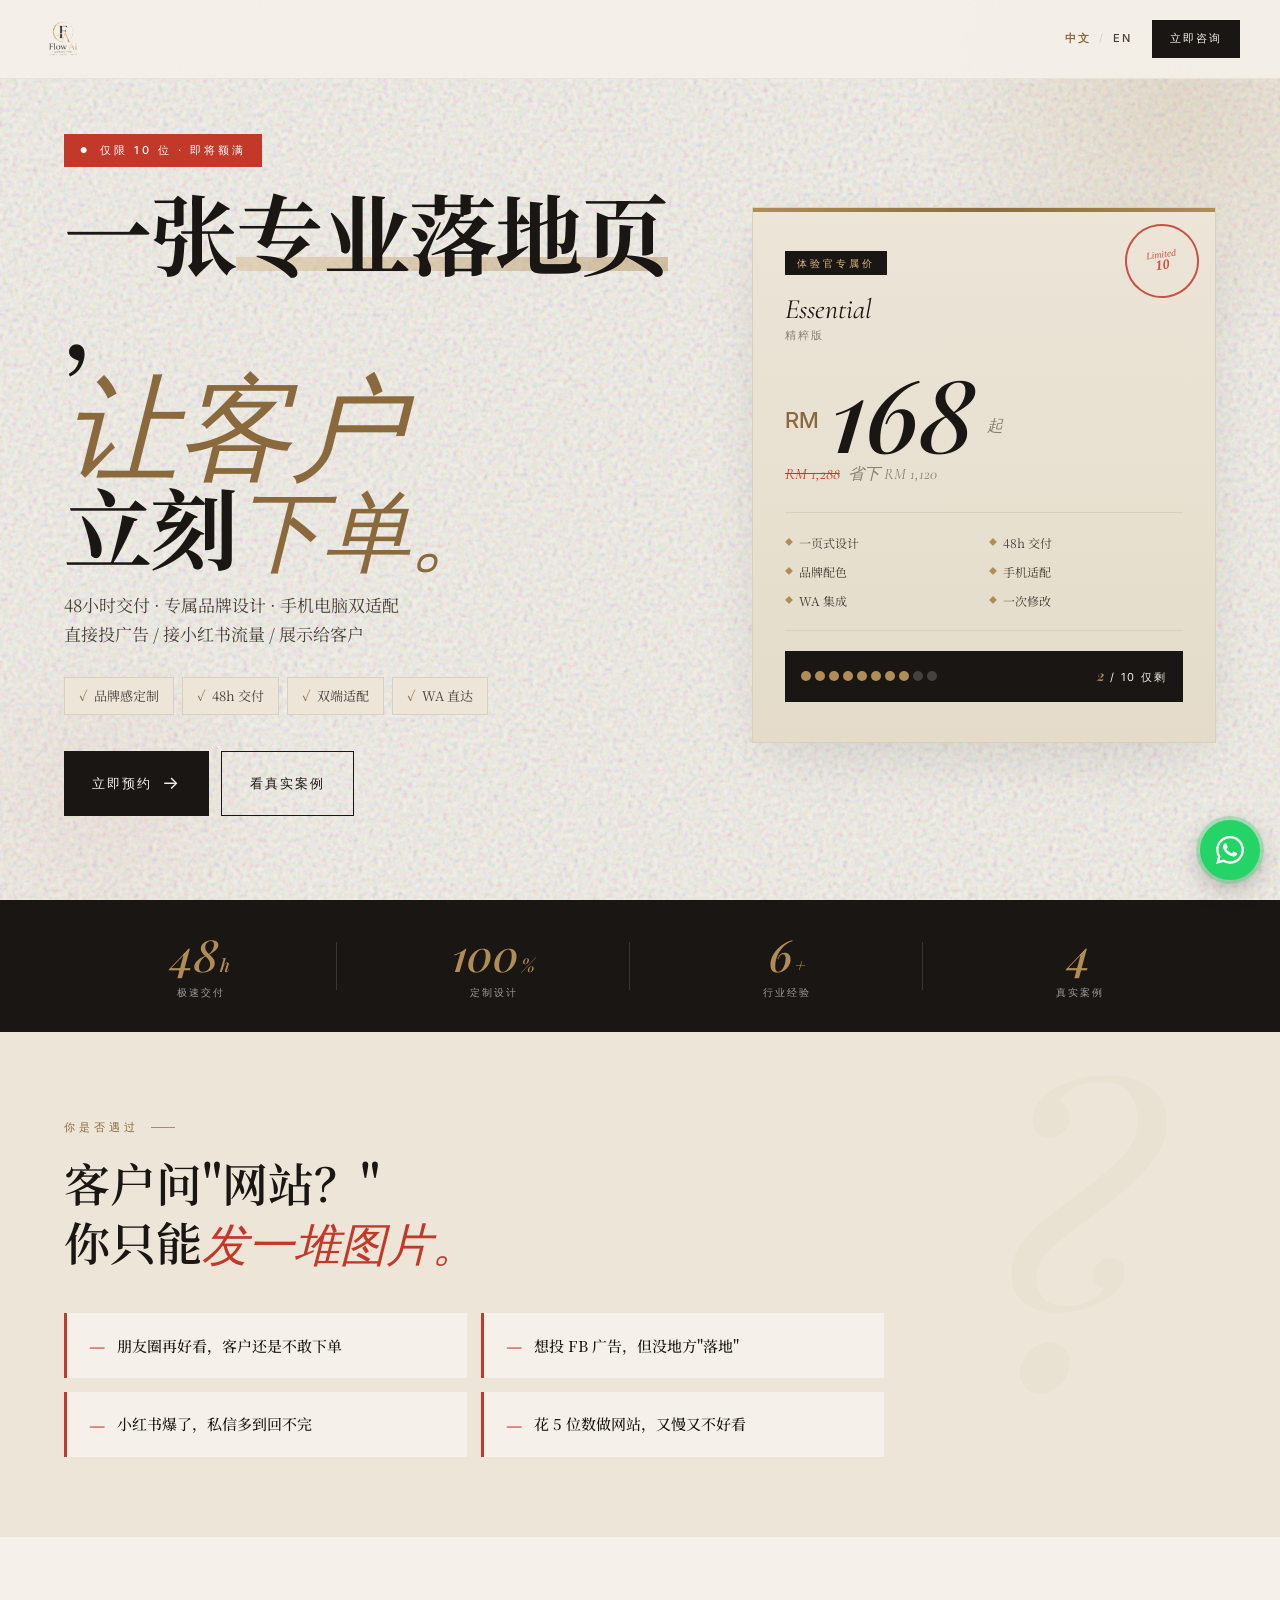
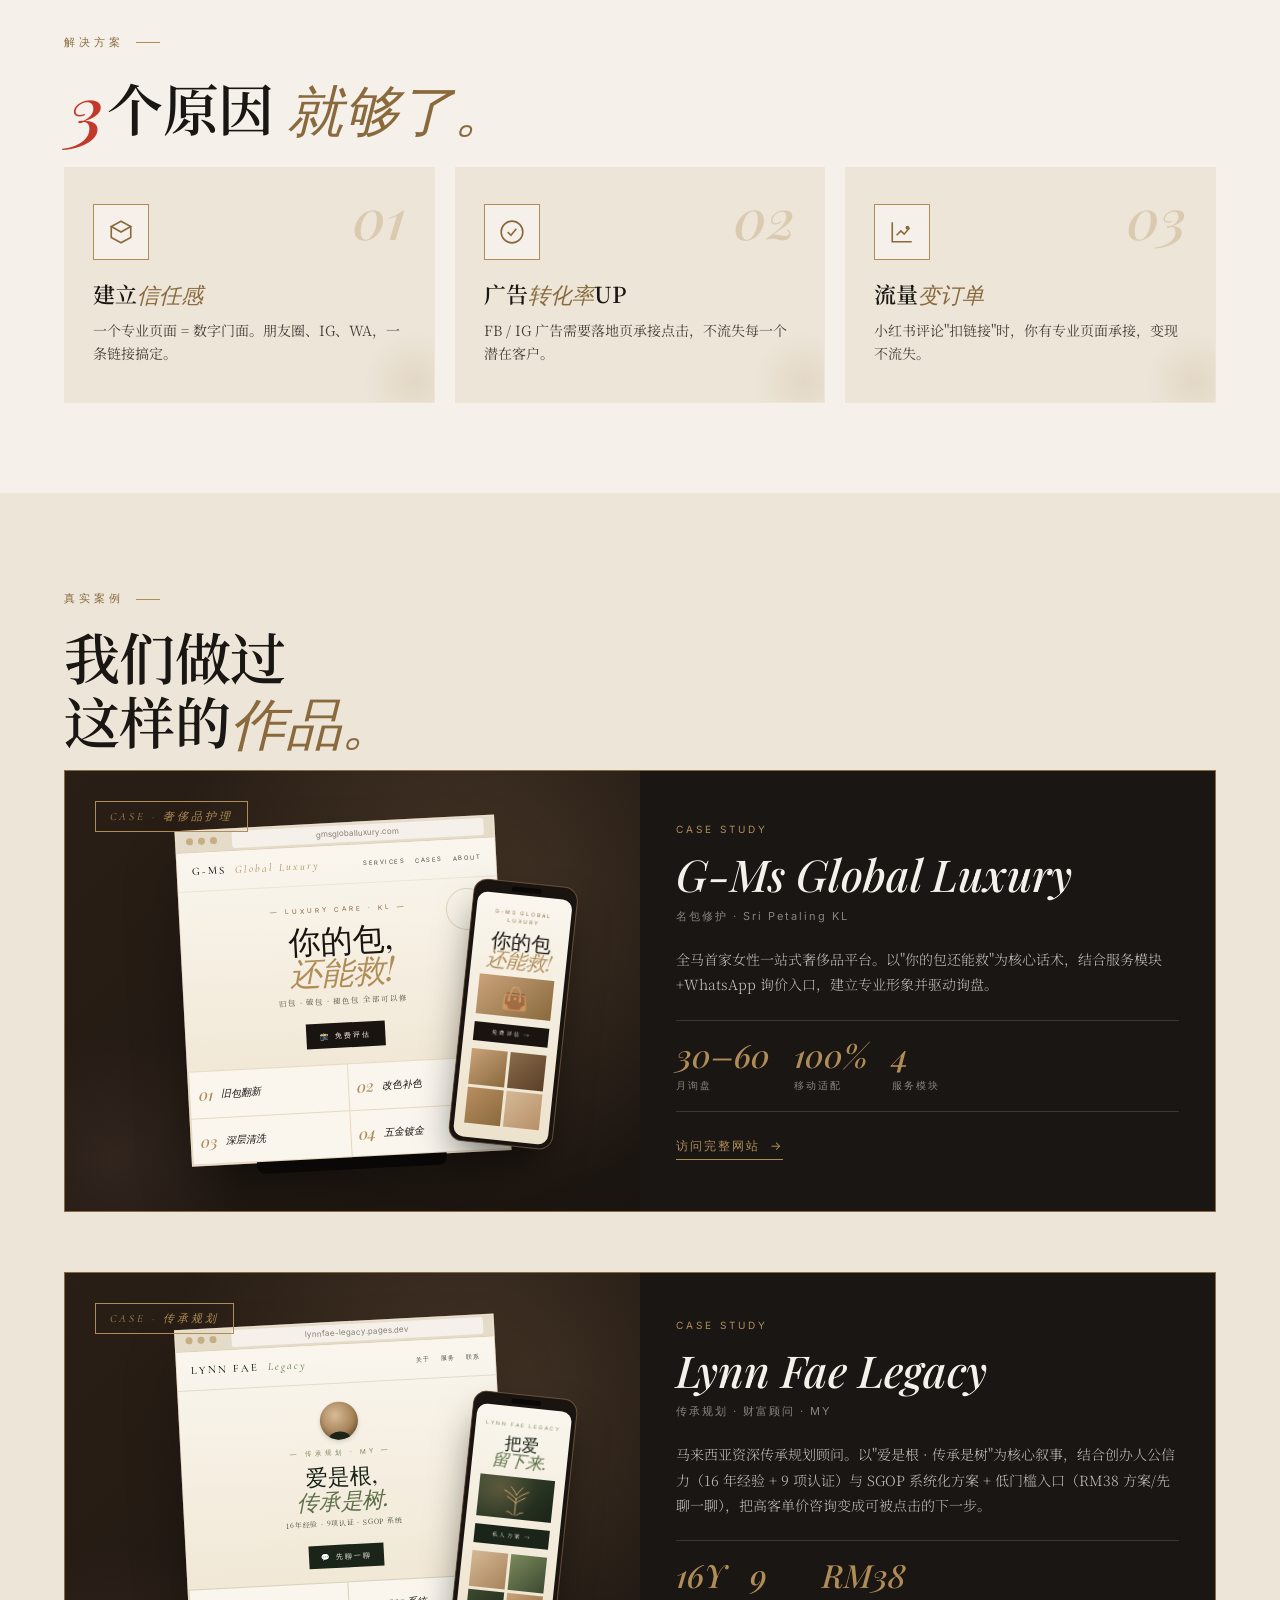
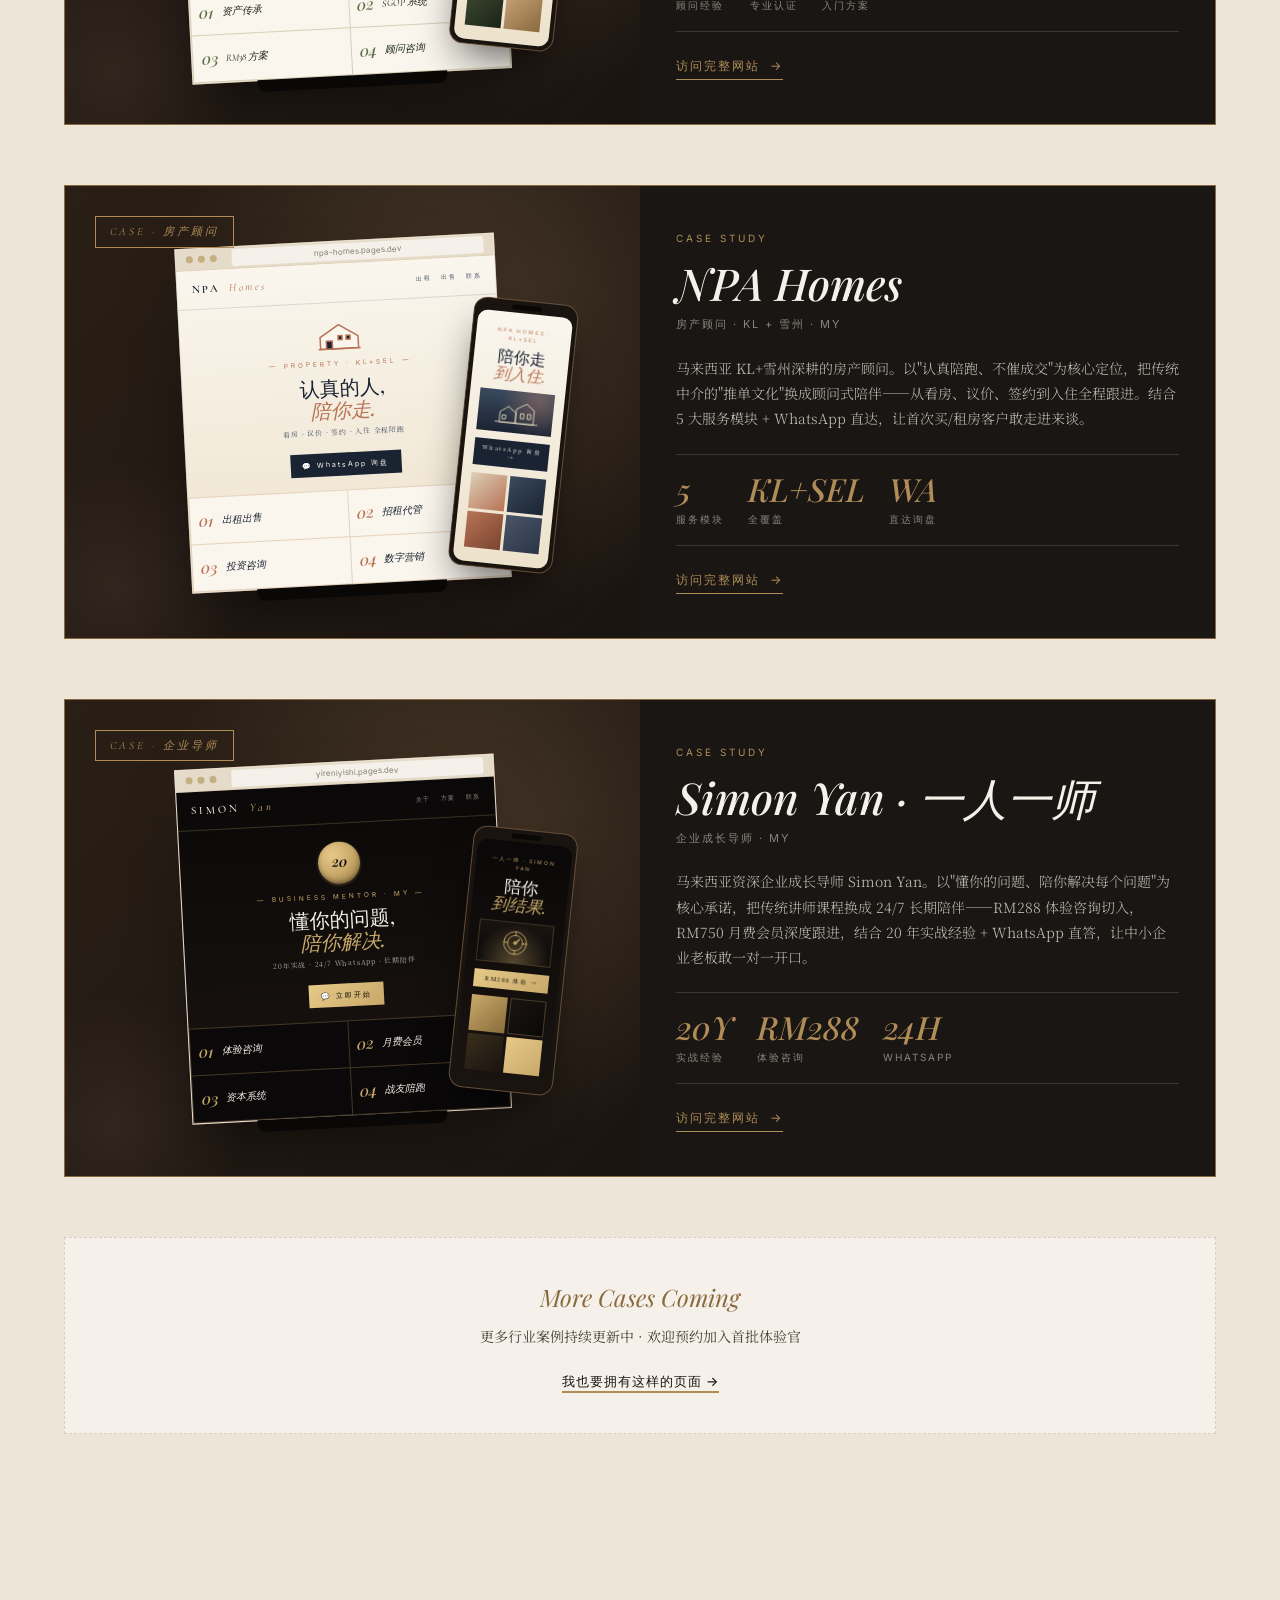
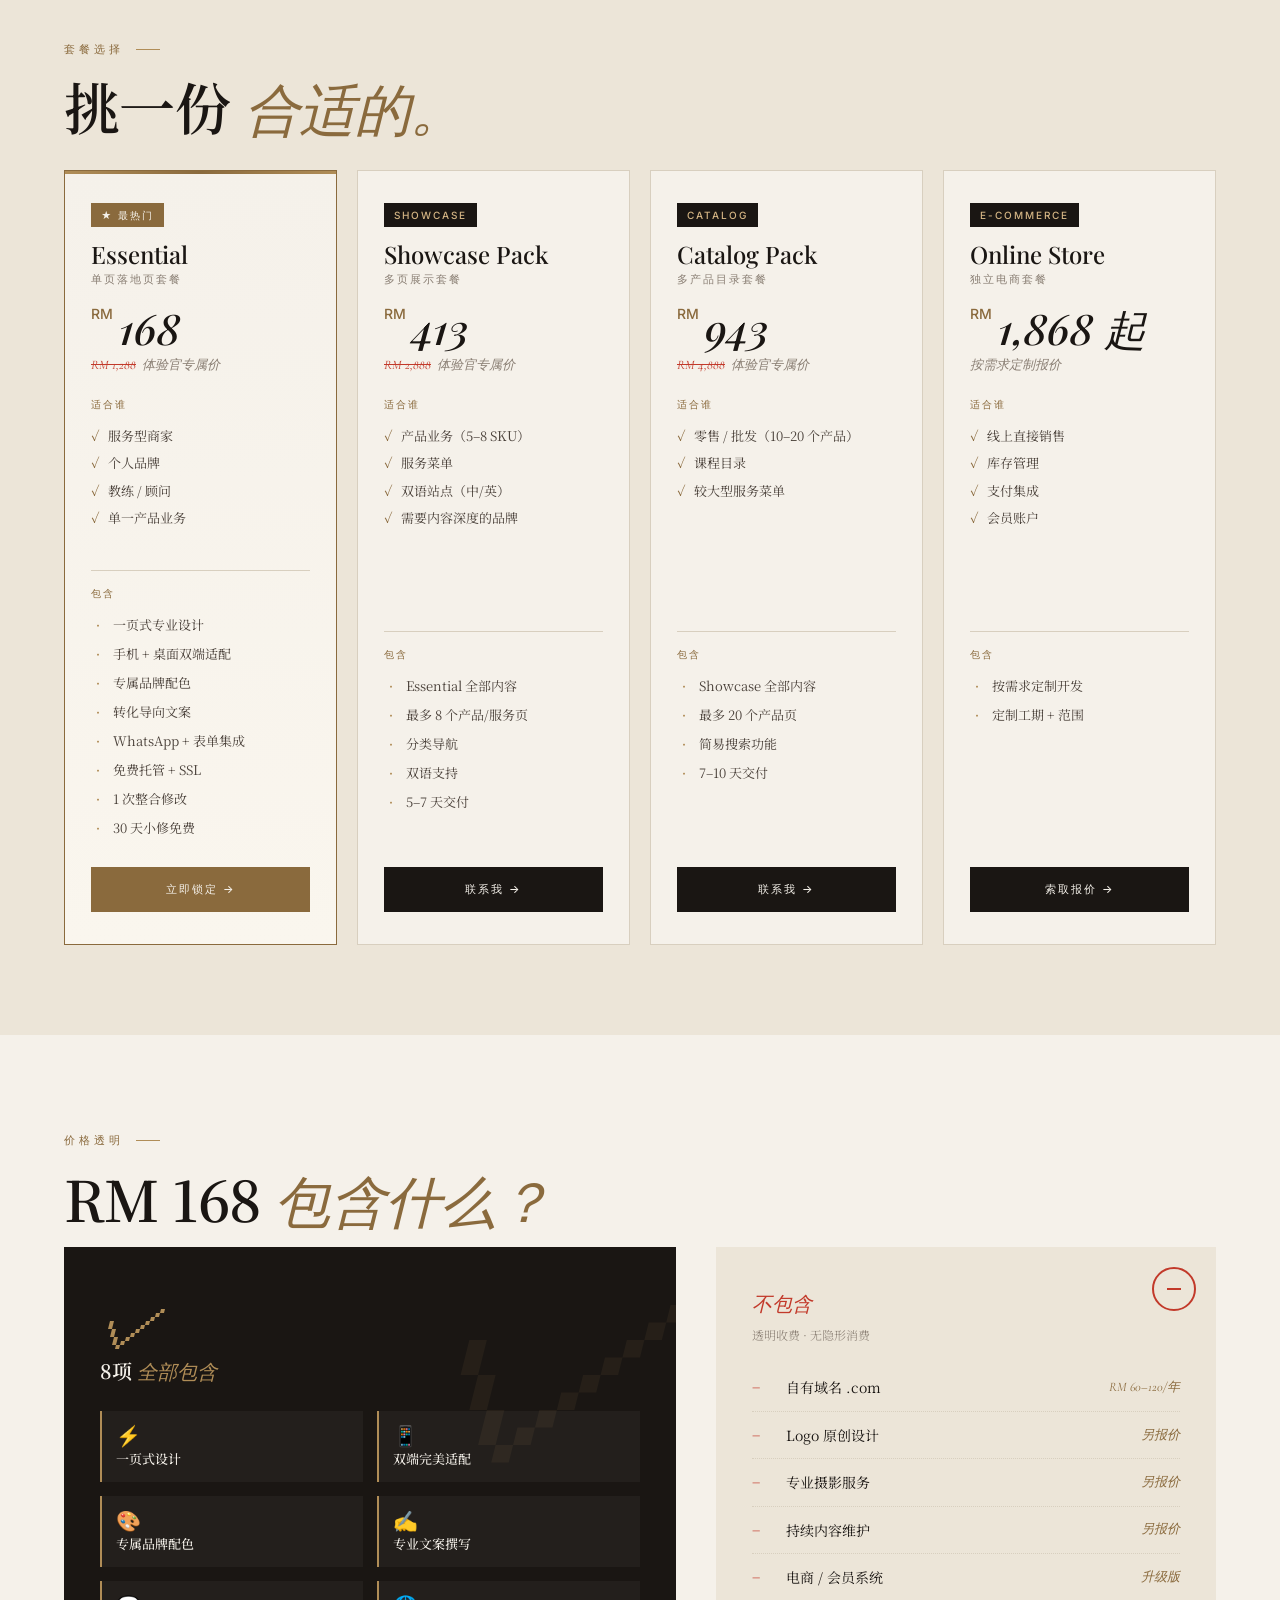
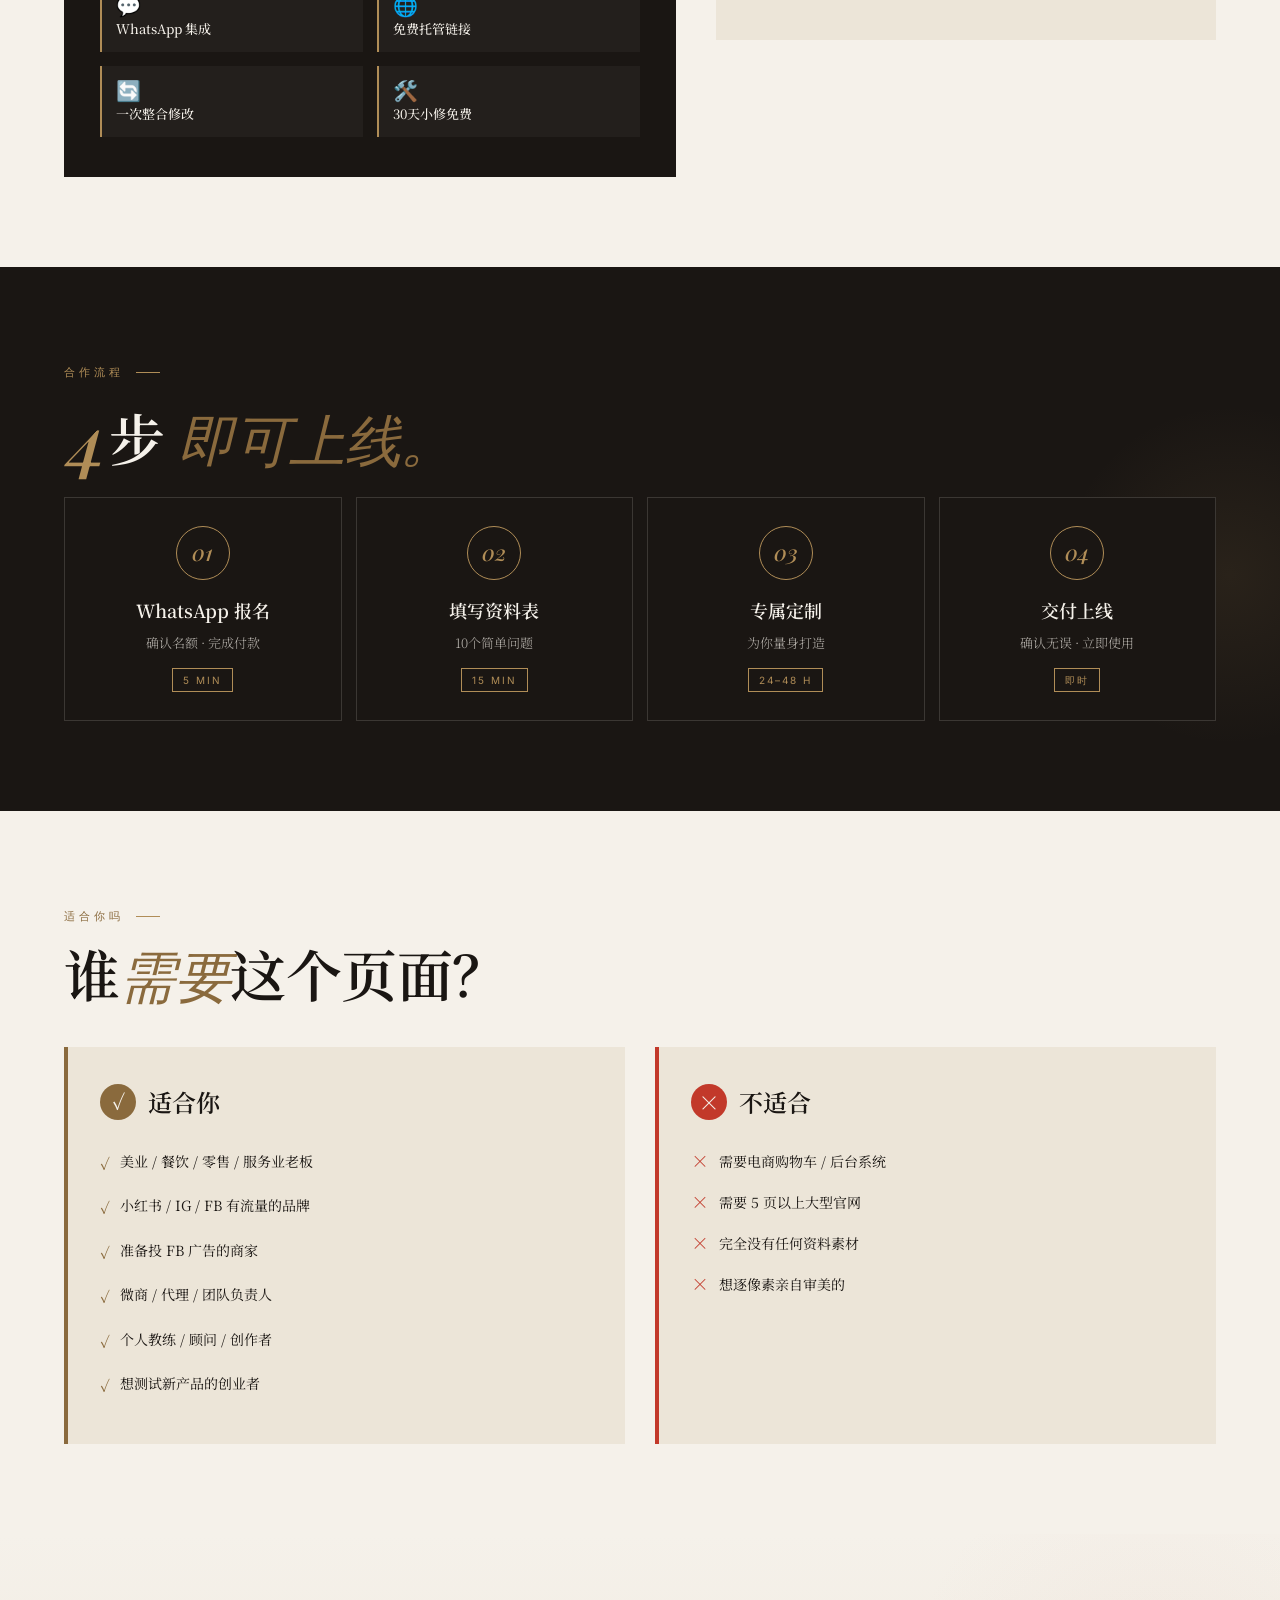
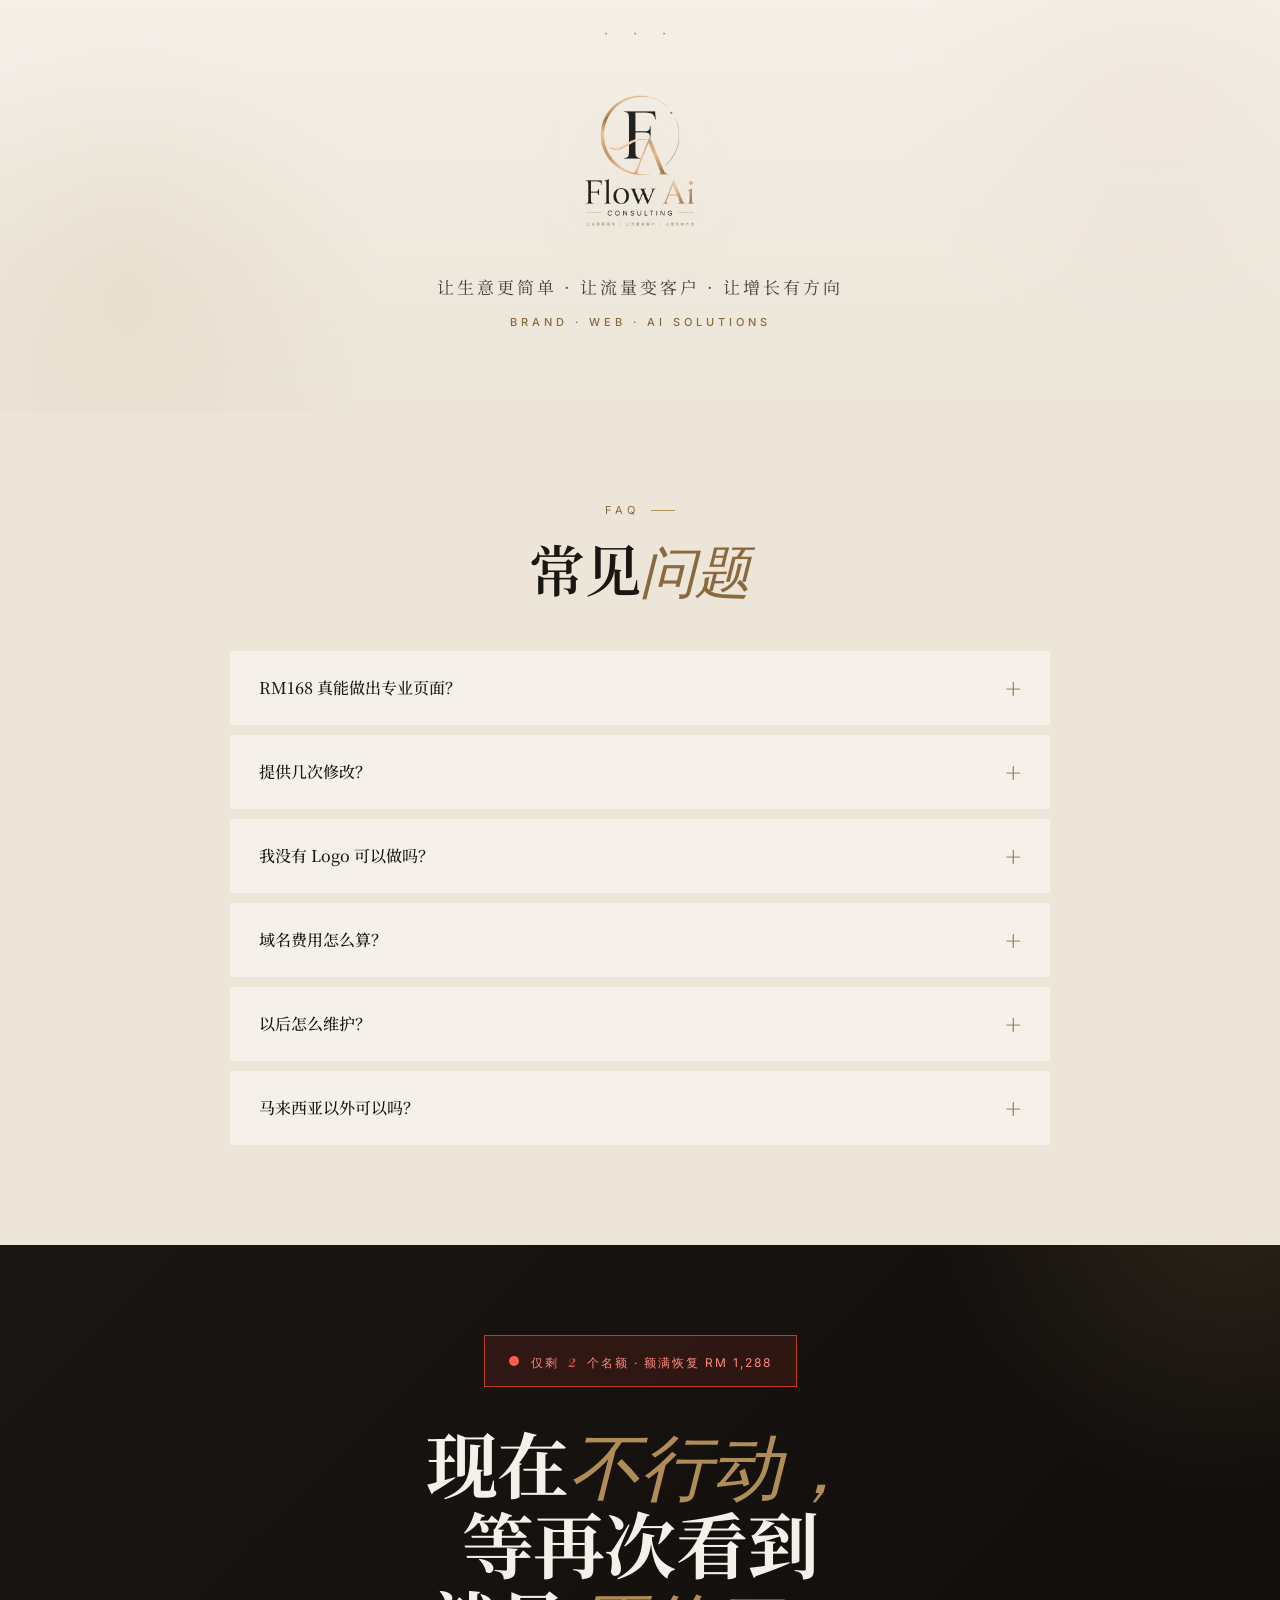
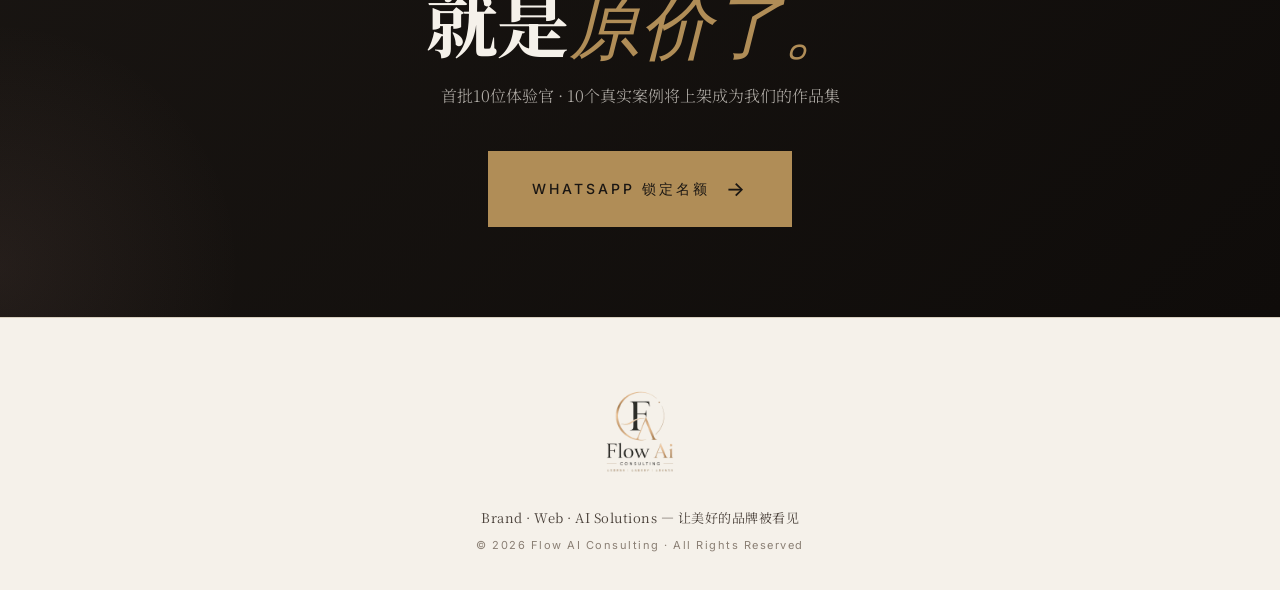
<file: index.html>
<!DOCTYPE html>
<html lang="zh-CN">
<head>
<meta charset="UTF-8">
<meta name="viewport" content="width=device-width, initial-scale=1.0">

<!-- Primary SEO -->
<title>Flow AI Consulting · 帮老板用 AI 提升生意效率 · Landing Page 首批体验官 RM168</title>
<meta name="description" content="Flow AI Consulting — 帮老板用 AI 提升生意效率。Landing Page · 自动化流程 · 营销增长 · 品牌升级。首批10位体验官专属价 RM168（原价 RM1,288），48h 交付，双端适配，WhatsApp 直达，让流量变客户。">
<meta name="keywords" content="落地页,landing page,马来西亚建站,Flow AI,品牌网页,WhatsApp 落地页,小红书落地页">
<meta name="author" content="Flow AI Consulting">
<meta name="robots" content="index,follow">
<link rel="canonical" href="https://flow-ai-landing.pages.dev/">

<!-- hreflang -->
<link rel="alternate" hreflang="zh" href="https://flow-ai-landing.pages.dev/">
<link rel="alternate" hreflang="en" href="https://flow-ai-landing.pages.dev/en">
<link rel="alternate" hreflang="x-default" href="https://flow-ai-landing.pages.dev/">

<!-- Favicon -->
<link rel="icon" type="image/png" href="assets/favicon.png">
<link rel="apple-touch-icon" href="assets/favicon.png">
<meta name="theme-color" content="#f5f1ea">

<!-- Open Graph (Facebook / WhatsApp preview) -->
<meta property="og:type" content="website">
<meta property="og:site_name" content="Flow AI Consulting">
<meta property="og:title" content="Flow AI Consulting · 帮老板用 AI 提升生意效率 · Landing Page 首批体验官 RM168">
<meta property="og:description" content="Landing Page · 自动化流程 · 营销增长 · 品牌升级。首批10位体验官专属价 RM168（原价 RM1,288）· 48h 交付 · 双端适配 · WhatsApp 直达。让流量变客户，让增长有方向。">
<meta property="og:image" content="https://flow-ai-landing.pages.dev/assets/og-image-v2.jpg">
<meta property="og:image:secure_url" content="https://flow-ai-landing.pages.dev/assets/og-image-v2.jpg">
<meta property="og:image:type" content="image/jpeg">
<meta property="og:image:width" content="1200">
<meta property="og:image:height" content="630">
<meta property="og:image:alt" content="Flow AI Consulting · 帮老板用 AI 提升生意效率（Landing Page · 自动化 · 营销增长 · 品牌升级）">
<meta property="og:url" content="https://flow-ai-landing.pages.dev/">
<meta property="og:locale" content="zh_CN">

<!-- (Square variant og-image-square.jpg is kept as a standalone asset for
     manual sharing, but NOT declared as og:image — most scrapers pick the
     first image and multiple og:image tags cause some clients, including
     Telegram, to fall back to favicon.) -->

<!-- Twitter Card -->
<meta name="twitter:card" content="summary_large_image">
<meta name="twitter:site" content="@flow_ai_consulting">
<meta name="twitter:title" content="Flow AI Consulting · 帮老板用 AI 提升生意效率">
<meta name="twitter:description" content="Landing Page · 自动化流程 · 营销增长 · 品牌升级。首批10位体验官 RM168（原价 RM1,288）· WhatsApp 直达。">
<meta name="twitter:image" content="https://flow-ai-landing.pages.dev/assets/og-image-v2.jpg">
<meta name="twitter:image:alt" content="Flow AI Consulting · 帮老板用 AI 提升生意效率">

<!-- Fonts -->
<link rel="preconnect" href="https://fonts.googleapis.com">
<link rel="preconnect" href="https://fonts.gstatic.com" crossorigin>
<link href="https://fonts.googleapis.com/css2?family=Cormorant+Garamond:ital,wght@0,400;0,500;0,600;1,400;1,500&family=Noto+Serif+SC:wght@400;500;600;700;900&family=Inter:wght@300;400;500;600&family=Playfair+Display:ital,wght@0,400;0,500;0,700;1,400&display=swap" rel="stylesheet">

<!-- Stylesheet -->
<link rel="stylesheet" href="css/styles.css?v=5">

<!--
  ================================================================
  TRACKING — enable by uncommenting and replacing the placeholder IDs.

  1) Google Analytics 4
     - Get ID: https://analytics.google.com → 管理 → 数据流 → 添加 → Web
     - ID 格式: G-XXXXXXXXXX

  2) Meta (Facebook) Pixel
     - Get ID: https://business.facebook.com → 事件管理工具 → 创建 Pixel
     - ID 格式: 16 位数字

  3) After pasting IDs, also check js/main.js for the `trackWhatsAppClick` hook.
  ================================================================
-->

<!-- Meta Pixel Code -->
<script>
!function(f,b,e,v,n,t,s)
{if(f.fbq)return;n=f.fbq=function(){n.callMethod?
n.callMethod.apply(n,arguments):n.queue.push(arguments)};
if(!f._fbq)f._fbq=n;n.push=n;n.loaded=!0;n.version='2.0';
n.queue=[];t=b.createElement(e);t.async=!0;
t.src=v;s=b.getElementsByTagName(e)[0];
s.parentNode.insertBefore(t,s)}(window, document,'script',
'https://connect.facebook.net/en_US/fbevents.js');
fbq('init', '1810213303272334');
fbq('track', 'PageView');

// ========== 自定义事件追踪 ==========
document.addEventListener('DOMContentLoaded', function() {
  // 1. 追踪 WhatsApp 点击（高意向客户）
  const waLinks = document.querySelectorAll('a[href*="wa.me"], a[href*="whatsapp.com"], a[href*="api.whatsapp"]');
  waLinks.forEach(function(link) {
    link.addEventListener('click', function() {
      fbq('track', 'Contact');
      fbq('trackCustom', 'WhatsAppClick', {
        source: 'flow_ai_landing',
        button_text: link.innerText.trim().substring(0, 50)
      });
    });
  });

  // 2. 追踪滚动深度（50% 和 90%）
  let scroll50 = false, scroll90 = false;
  window.addEventListener('scroll', function() {
    const scrollPercent = (window.scrollY / (document.body.scrollHeight - window.innerHeight)) * 100;
    if (scrollPercent >= 50 && !scroll50) {
      scroll50 = true;
      fbq('trackCustom', 'Scroll50');
    }
    if (scrollPercent >= 90 && !scroll90) {
      scroll90 = true;
      fbq('trackCustom', 'Scroll90');
      fbq('track', 'ViewContent');
    }
  });

  // 3. 追踪停留 30 秒以上（高质量访客）
  setTimeout(function() {
    fbq('trackCustom', 'Engaged30s');
  }, 30000);

  // 4. 追踪表单提交（如果有）
  const forms = document.querySelectorAll('form');
  forms.forEach(function(form) {
    form.addEventListener('submit', function() {
      fbq('track', 'Lead');
    });
  });
});
</script>
<noscript><img height="1" width="1" style="display:none"
src="https://www.facebook.com/tr?id=1810213303272334&ev=PageView&noscript=1"
/></noscript>
<!-- End Meta Pixel Code -->

<!-- Google Analytics 4 (GA4) - Flow AI Landing -->
<script async src="https://www.googletagmanager.com/gtag/js?id=G-LX8EC6L2NG"></script>
<script>
  window.dataLayer = window.dataLayer || [];
  function gtag(){dataLayer.push(arguments);}
  gtag('js', new Date());
  gtag('config', 'G-LX8EC6L2NG');

  // ========== GA4 自定义事件追踪 ==========
  document.addEventListener('DOMContentLoaded', function() {

    // 1. 追踪 WhatsApp 点击
    const waLinks = document.querySelectorAll('a[href*="wa.me"], a[href*="whatsapp.com"], a[href*="api.whatsapp"]');
    waLinks.forEach(function(link) {
      link.addEventListener('click', function() {
        gtag('event', 'whatsapp_click', {
          'event_category': 'engagement',
          'event_label': link.innerText.trim().substring(0, 50),
          'source': 'flow_ai_landing'
        });
      });
    });

    // 2. 追踪滚动深度
    let scroll50 = false, scroll90 = false;
    window.addEventListener('scroll', function() {
      const scrollPercent = (window.scrollY / (document.body.scrollHeight - window.innerHeight)) * 100;
      if (scrollPercent >= 50 && !scroll50) {
        scroll50 = true;
        gtag('event', 'scroll_50', {
          'event_category': 'engagement'
        });
      }
      if (scrollPercent >= 90 && !scroll90) {
        scroll90 = true;
        gtag('event', 'scroll_90', {
          'event_category': 'engagement'
        });
      }
    });

    // 3. 追踪停留 30 秒以上
    setTimeout(function() {
      gtag('event', 'engaged_30s', {
        'event_category': 'engagement'
      });
    }, 30000);

    // 4. 追踪表单提交
    const forms = document.querySelectorAll('form');
    forms.forEach(function(form) {
      form.addEventListener('submit', function() {
        gtag('event', 'generate_lead', {
          'event_category': 'conversion'
        });
      });
    });
  });
</script>
<!-- End Google Analytics 4 -->

</head>
<body>
<nav>
  <div class="inner">
    <div class="logo">
      <img src="assets/logo.png" alt="Flow AI Consulting" class="logo-full" />
    </div>
    <div class="nav-right">
      <div class="lang-switcher">
        <a href="/" class="lang-link active">中文</a>
        <span class="divider">/</span>
        <a href="/en" class="lang-link">EN</a>
      </div>
      <a href="https://wa.me/601133151341?text=%E4%BD%A0%E5%A5%BD%EF%BC%8C%E6%83%B3%E4%BA%86%E8%A7%A3%20Flow%20AI%20Consulting%20%E7%9A%84%E8%90%BD%E5%9C%B0%E9%A1%B5%E6%9C%8D%E5%8A%A1%E3%80%82" target="_blank" class="nav-cta">立即咨询</a>
    </div>
  </div>
</nav>

<!-- HERO -->
<section class="hero">
  <div class="container">
    <div class="hero-grid">
      <div>
        <div class="seal fade-up">仅限 10 位 · 即将额满</div>
        <h1 class="hero-title fade-up">
          一张<span class="u">专业落地页</span>，
          <span class="big">让客户</span>
          立刻<em style="font-family:'Playfair Display';font-style:italic;color:var(--gold-deep);font-weight:500">下单。</em>
        </h1>
        <p class="hero-sub fade-up">48小时交付 · 专属品牌设计 · 手机电脑双适配<br>直接投广告 / 接小红书流量 / 展示给客户</p>

        <div class="hero-pills fade-up">
          <span class="pill">品牌感定制</span>
          <span class="pill">48h 交付</span>
          <span class="pill">双端适配</span>
          <span class="pill">WA 直达</span>
        </div>

        <div class="btn-row fade-up">
          <a href="https://wa.me/601133151341?text=%E6%88%91%E8%A6%81%E9%A2%84%E7%BA%A6%20RM168%20%E4%BD%93%E9%AA%8C%E5%AE%98%E5%90%8D%E9%A2%9D%EF%BC%88Essential%20%E8%90%BD%E5%9C%B0%E9%A1%B5%EF%BC%89%E2%9C%A8" target="_blank" class="btn-primary">立即预约</a>
          <a href="https://gmsgloballuxury.com" target="_blank" class="btn-ghost">看真实案例</a>
        </div>
      </div>

      <div class="price-card fade-up">
        <span class="price-tag-top">体验官专属价</span>
        <div class="tier-name">Essential</div>
        <div class="tier-sub">精粹版</div>
        <div class="price-big">
          <span class="rm">RM</span>
          <span class="num">168</span>
          <span class="per">起</span>
        </div>
        <div class="price-strike"><s>RM 1,288</s>省下 RM 1,120</div>
        <ul class="price-benefits">
          <li>一页式设计</li>
          <li>48h 交付</li>
          <li>品牌配色</li>
          <li>手机适配</li>
          <li>WA 集成</li>
          <li>一次修改</li>
        </ul>
        <div class="slots-bar">
          <div class="dots">
            <span class="dot"></span><span class="dot"></span><span class="dot"></span>
            <span class="dot"></span><span class="dot"></span><span class="dot"></span>
            <span class="dot"></span><span class="dot"></span>
            <span class="dot taken"></span><span class="dot taken"></span>
          </div>
          <span class="label"><strong>2</strong>/ 10 仅剩</span>
        </div>
      </div>
    </div>
  </div>
</section>

<!-- STATS BAR -->
<div class="stats-bar">
  <div class="inner">
    <div class="stat-b">
      <span class="n">48<span class="unit">h</span></span>
      <span class="l">极速交付</span>
    </div>
    <div class="stat-b">
      <span class="n">100<span class="unit">%</span></span>
      <span class="l">定制设计</span>
    </div>
    <div class="stat-b">
      <span class="n">6<span class="unit">+</span></span>
      <span class="l">行业经验</span>
    </div>
    <div class="stat-b">
      <span class="n">4</span>
      <span class="l">真实案例</span>
    </div>
  </div>
</div>

<!-- PAIN POINT -->
<section class="pain">
  <div class="container">
    <div class="section-label fade-up">你是否遇过</div>
    <h2 class="pain-title fade-up">客户问"网站？"<br>你只能<em>发一堆图片。</em></h2>
    <div class="pain-list">
      <div class="pain-item fade-up">朋友圈再好看，客户还是不敢下单</div>
      <div class="pain-item fade-up">想投 FB 广告，但没地方"落地"</div>
      <div class="pain-item fade-up">小红书爆了，私信多到回不完</div>
      <div class="pain-item fade-up">花 5 位数做网站，又慢又不好看</div>
    </div>
  </div>
</section>

<!-- WHY -->
<section class="why">
  <div class="container">
    <div class="section-label fade-up">解决方案</div>
    <h2 class="section-title fade-up"><span class="big-n">3</span>个原因 <em>就够了。</em></h2>

    <div class="why-grid">
      <div class="why-card fade-up">
        <div class="why-num-big">01</div>
        <div class="why-icon-wrap">
          <svg viewBox="0 0 24 24" fill="none" stroke="currentColor" stroke-width="1.5"><path d="M12 2 L3 7 L12 12 L21 7 Z"/><path d="M3 7 v10 l9 5 9-5 V7"/></svg>
        </div>
        <h3>建立<em>信任感</em></h3>
        <p>一个专业页面 = 数字门面。朋友圈、IG、WA，一条链接搞定。</p>
      </div>
      <div class="why-card fade-up">
        <div class="why-num-big">02</div>
        <div class="why-icon-wrap">
          <svg viewBox="0 0 24 24" fill="none" stroke="currentColor" stroke-width="1.5"><circle cx="12" cy="12" r="10"/><path d="M8 12 L11 15 L16 9"/></svg>
        </div>
        <h3>广告<em>转化率</em>UP</h3>
        <p>FB / IG 广告需要落地页承接点击，不流失每一个潜在客户。</p>
      </div>
      <div class="why-card fade-up">
        <div class="why-num-big">03</div>
        <div class="why-icon-wrap">
          <svg viewBox="0 0 24 24" fill="none" stroke="currentColor" stroke-width="1.5"><path d="M3 3 v18 h18"/><path d="M7 15 l4-4 3 3 5-6"/><circle cx="17" cy="8" r="1" fill="currentColor"/></svg>
        </div>
        <h3>流量<em>变订单</em></h3>
        <p>小红书评论"扣链接"时，你有专业页面承接，变现不流失。</p>
      </div>
    </div>
  </div>
</section>

<!-- SHOWCASE -->
<section class="showcase">
  <div class="container">
    <div class="section-label fade-up">真实案例</div>
    <h2 class="section-title fade-up">我们做过<br>这样的<em>作品。</em></h2>

    <div class="featured-case fade-up">
      <div class="featured-visual">
        <span class="featured-badge">Case · 奢侈品护理</span>
        <div class="devices">
          <div class="device-desktop">
            <div class="device-bar"><span></span><span></span><span></span><div class="url">gmsgloballuxury.com</div></div>
            <div class="device-screen">
              <div class="gms-d-nav">
                <div class="gms-d-logo">G-MS <em>Global Luxury</em></div>
                <div class="gms-d-menu"><span>Services</span><span>Cases</span><span>About</span></div>
              </div>
              <div class="gms-d-hero">
                <div class="gms-d-tag">— LUXURY CARE · KL —</div>
                <div class="gms-d-title">你的包,<br><em>还能救!</em></div>
                <div class="gms-d-sub">旧包 · 破包 · 褪色包 全部可以修</div>
                <div class="gms-d-btn">📸 免费评估</div>
              </div>
              <div class="gms-d-services">
                <div class="gms-d-s"><span>01</span>旧包翻新</div>
                <div class="gms-d-s"><span>02</span>改色补色</div>
                <div class="gms-d-s"><span>03</span>深层清洗</div>
                <div class="gms-d-s"><span>04</span>五金镀金</div>
              </div>
            </div>
          </div>
          <div class="device-mobile">
            <div class="mobile-notch"></div>
            <div class="mobile-screen">
              <div class="gms-m-tag">G-MS GLOBAL LUXURY</div>
              <div class="gms-m-title">你的包<br><em>还能救!</em></div>
              <div class="gms-m-img"></div>
              <div class="gms-m-btn">免费评估 →</div>
              <div class="gms-m-grid">
                <div></div><div></div><div></div><div></div>
              </div>
            </div>
          </div>
        </div>
      </div>
      <div class="featured-content">
        <div class="label">Case Study</div>
        <h3>G-Ms Global Luxury</h3>
        <div class="industry">名包修护 · Sri Petaling KL</div>
        <p>全马首家女性一站式奢侈品平台。以"你的包还能救"为核心话术，结合服务模块+WhatsApp 询价入口，建立专业形象并驱动询盘。</p>
        <div class="featured-stats">
          <div class="fs-item"><strong>30–60</strong><small>月询盘</small></div>
          <div class="fs-item"><strong>100%</strong><small>移动适配</small></div>
          <div class="fs-item"><strong>4</strong><small>服务模块</small></div>
        </div>
        <a href="https://gmsgloballuxury.com" target="_blank" class="featured-link">访问完整网站</a>
      </div>
    </div>

    <div class="featured-case fade-up">
      <div class="featured-visual">
        <span class="featured-badge">Case · 传承规划</span>
        <div class="devices">
          <div class="device-desktop">
            <div class="device-bar"><span></span><span></span><span></span><div class="url">lynnfae-legacy.pages.dev</div></div>
            <div class="device-screen">
              <div class="lf-d-nav">
                <div class="lf-d-logo">LYNN FAE <em>Legacy</em></div>
                <div class="lf-d-menu"><span>关于</span><span>服务</span><span>联系</span></div>
              </div>
              <div class="lf-d-hero">
                <div class="lf-d-portrait"></div>
                <div class="lf-d-tag">— 传承规划 · MY —</div>
                <div class="lf-d-title">爱是根,<br><em>传承是树.</em></div>
                <div class="lf-d-sub">16年经验 · 9项认证 · SGOP 系统</div>
                <div class="lf-d-btn">💬 先聊一聊</div>
              </div>
              <div class="lf-d-services">
                <div class="lf-d-s"><span>01</span>资产传承</div>
                <div class="lf-d-s"><span>02</span>SGOP 系统</div>
                <div class="lf-d-s"><span>03</span>RM38 方案</div>
                <div class="lf-d-s"><span>04</span>顾问咨询</div>
              </div>
            </div>
          </div>
          <div class="device-mobile">
            <div class="mobile-notch"></div>
            <div class="mobile-screen">
              <div class="lf-m-tag">LYNN FAE LEGACY</div>
              <div class="lf-m-title">把爱<br><em>留下来.</em></div>
              <div class="lf-m-img"></div>
              <div class="lf-m-btn">私人方案 →</div>
              <div class="lf-m-grid">
                <div></div><div></div><div></div><div></div>
              </div>
            </div>
          </div>
        </div>
      </div>
      <div class="featured-content">
        <div class="label">Case Study</div>
        <h3>Lynn Fae Legacy</h3>
        <div class="industry">传承规划 · 财富顾问 · MY</div>
        <p>马来西亚资深传承规划顾问。以"爱是根 · 传承是树"为核心叙事，结合创办人公信力（16 年经验 + 9 项认证）与 SGOP 系统化方案 + 低门槛入口（RM38 方案/先聊一聊），把高客单价咨询变成可被点击的下一步。</p>
        <div class="featured-stats">
          <div class="fs-item"><strong>16Y</strong><small>顾问经验</small></div>
          <div class="fs-item"><strong>9</strong><small>专业认证</small></div>
          <div class="fs-item"><strong>RM38</strong><small>入门方案</small></div>
        </div>
        <a href="https://lynnfae-legacy.pages.dev" target="_blank" class="featured-link">访问完整网站</a>
      </div>
    </div>

    <div class="featured-case fade-up">
      <div class="featured-visual">
        <span class="featured-badge">Case · 房产顾问</span>
        <div class="devices">
          <div class="device-desktop">
            <div class="device-bar"><span></span><span></span><span></span><div class="url">npa-homes.pages.dev</div></div>
            <div class="device-screen">
              <div class="npa-d-nav">
                <div class="npa-d-logo">NPA <em>Homes</em></div>
                <div class="npa-d-menu"><span>出租</span><span>出售</span><span>联系</span></div>
              </div>
              <div class="npa-d-hero">
                <div class="npa-d-houseicon"></div>
                <div class="npa-d-tag">— PROPERTY · KL+SEL —</div>
                <div class="npa-d-title">认真的人,<br><em>陪你走.</em></div>
                <div class="npa-d-sub">看房 · 议价 · 签约 · 入住 全程陪跑</div>
                <div class="npa-d-btn">💬 WhatsApp 询盘</div>
              </div>
              <div class="npa-d-services">
                <div class="npa-d-s"><span>01</span>出租出售</div>
                <div class="npa-d-s"><span>02</span>招租代管</div>
                <div class="npa-d-s"><span>03</span>投资咨询</div>
                <div class="npa-d-s"><span>04</span>数字营销</div>
              </div>
            </div>
          </div>
          <div class="device-mobile">
            <div class="mobile-notch"></div>
            <div class="mobile-screen">
              <div class="npa-m-tag">NPA HOMES · KL+SEL</div>
              <div class="npa-m-title">陪你走<br><em>到入住.</em></div>
              <div class="npa-m-img"></div>
              <div class="npa-m-btn">WhatsApp 询盘 →</div>
              <div class="npa-m-grid">
                <div></div><div></div><div></div><div></div>
              </div>
            </div>
          </div>
        </div>
      </div>
      <div class="featured-content">
        <div class="label">Case Study</div>
        <h3>NPA Homes</h3>
        <div class="industry">房产顾问 · KL + 雪州 · MY</div>
        <p>马来西亚 KL+雪州深耕的房产顾问。以"认真陪跑、不催成交"为核心定位，把传统中介的"推单文化"换成顾问式陪伴——从看房、议价、签约到入住全程跟进。结合 5 大服务模块 + WhatsApp 直达，让首次买/租房客户敢走进来谈。</p>
        <div class="featured-stats">
          <div class="fs-item"><strong>5</strong><small>服务模块</small></div>
          <div class="fs-item"><strong>KL+SEL</strong><small>全覆盖</small></div>
          <div class="fs-item"><strong>WA</strong><small>直达询盘</small></div>
        </div>
        <a href="https://npa-homes.pages.dev" target="_blank" class="featured-link">访问完整网站</a>
      </div>
    </div>

    <div class="featured-case fade-up">
      <div class="featured-visual">
        <span class="featured-badge">Case · 企业导师</span>
        <div class="devices">
          <div class="device-desktop sy-frame">
            <div class="device-bar"><span></span><span></span><span></span><div class="url">yireniyishi.pages.dev</div></div>
            <div class="device-screen">
              <div class="sy-d-nav">
                <div class="sy-d-logo">SIMON <em>Yan</em></div>
                <div class="sy-d-menu"><span>关于</span><span>方案</span><span>联系</span></div>
              </div>
              <div class="sy-d-hero">
                <div class="sy-d-seal">20</div>
                <div class="sy-d-tag">— BUSINESS MENTOR · MY —</div>
                <div class="sy-d-title">懂你的问题,<br><em>陪你解决.</em></div>
                <div class="sy-d-sub">20年实战 · 24/7 WhatsApp · 长期陪伴</div>
                <div class="sy-d-btn">💬 立即开始</div>
              </div>
              <div class="sy-d-services">
                <div class="sy-d-s"><span>01</span>体验咨询</div>
                <div class="sy-d-s"><span>02</span>月费会员</div>
                <div class="sy-d-s"><span>03</span>资本系统</div>
                <div class="sy-d-s"><span>04</span>战友陪跑</div>
              </div>
            </div>
          </div>
          <div class="device-mobile sy-frame">
            <div class="mobile-notch"></div>
            <div class="mobile-screen">
              <div class="sy-m-tag">一人一师 · SIMON YAN</div>
              <div class="sy-m-title">陪你<br><em>到结果.</em></div>
              <div class="sy-m-img"></div>
              <div class="sy-m-btn">RM288 体验 →</div>
              <div class="sy-m-grid">
                <div></div><div></div><div></div><div></div>
              </div>
            </div>
          </div>
        </div>
      </div>
      <div class="featured-content">
        <div class="label">Case Study</div>
        <h3>Simon Yan · 一人一师</h3>
        <div class="industry">企业成长导师 · MY</div>
        <p>马来西亚资深企业成长导师 Simon Yan。以"懂你的问题、陪你解决每个问题"为核心承诺，把传统讲师课程换成 24/7 长期陪伴——RM288 体验咨询切入，RM750 月费会员深度跟进，结合 20 年实战经验 + WhatsApp 直答，让中小企业老板敢一对一开口。</p>
        <div class="featured-stats">
          <div class="fs-item"><strong>20Y</strong><small>实战经验</small></div>
          <div class="fs-item"><strong>RM288</strong><small>体验咨询</small></div>
          <div class="fs-item"><strong>24H</strong><small>WhatsApp</small></div>
        </div>
        <a href="https://yireniyishi.pages.dev" target="_blank" class="featured-link">访问完整网站</a>
      </div>
    </div>

    <div class="more-cases fade-up">
      <div class="mc-label">More Cases Coming</div>
      <p>更多行业案例持续更新中 · 欢迎预约加入首批体验官</p>
      <a href="https://wa.me/601133151341?text=%E7%9C%8B%E4%BA%86%20Flow%20AI%20%E7%9A%84%E6%A1%88%E4%BE%8B%EF%BC%8C%E6%88%91%E4%B9%9F%E6%83%B3%E5%81%9A%E8%BF%99%E6%A0%B7%E7%9A%84%E4%B8%93%E4%B8%9A%E8%90%BD%E5%9C%B0%E9%A1%B5%E3%80%82" target="_blank">我也要拥有这样的页面 →</a>
    </div>
  </div>
</section>

<!-- SERVICE TIERS -->
<section class="tiers">
  <div class="container">
    <div class="section-label fade-up">套餐选择</div>
    <h2 class="section-title fade-up">挑一份 <em>合适的。</em></h2>

    <div class="tiers-grid">
      <!-- Tier 01 -->
      <div class="tier-card featured fade-up">
        <span class="tier-badge">★ 最热门</span>
        <h3>Essential</h3>
        <div class="tier-line">单页落地页套餐</div>
        <div class="tier-price"><span class="rm">RM</span>168</div>
        <div class="tier-regular"><s>RM 1,288</s>体验官专属价</div>
        <div class="tier-perfect-label">适合谁</div>
        <ul>
          <li>服务型商家</li>
          <li>个人品牌</li>
          <li>教练 / 顾问</li>
          <li>单一产品业务</li>
        </ul>
        <div class="tier-incl-divider"></div>
        <div class="tier-perfect-label">包含</div>
        <ul class="tier-incl">
          <li>一页式专业设计</li>
          <li>手机 + 桌面双端适配</li>
          <li>专属品牌配色</li>
          <li>转化导向文案</li>
          <li>WhatsApp + 表单集成</li>
          <li>免费托管 + SSL</li>
          <li>1 次整合修改</li>
          <li>30 天小修免费</li>
        </ul>
        <a href="https://wa.me/601133151341?text=%E6%88%91%E8%A6%81%E9%94%81%E5%AE%9A%20Essential%20RM168%20%E4%BD%93%E9%AA%8C%E5%AE%98%E5%90%8D%E9%A2%9D%20%E2%9C%A8" target="_blank" class="tier-cta">立即锁定 →</a>
      </div>

      <!-- Tier 02 -->
      <div class="tier-card fade-up">
        <span class="tier-badge">Showcase</span>
        <h3>Showcase Pack</h3>
        <div class="tier-line">多页展示套餐</div>
        <div class="tier-price"><span class="rm">RM</span>413</div>
        <div class="tier-regular"><s>RM 2,888</s>体验官专属价</div>
        <div class="tier-perfect-label">适合谁</div>
        <ul>
          <li>产品业务（5–8 SKU）</li>
          <li>服务菜单</li>
          <li>双语站点（中/英）</li>
          <li>需要内容深度的品牌</li>
        </ul>
        <div class="tier-incl-divider"></div>
        <div class="tier-perfect-label">包含</div>
        <ul class="tier-incl">
          <li>Essential 全部内容</li>
          <li>最多 8 个产品/服务页</li>
          <li>分类导航</li>
          <li>双语支持</li>
          <li>5–7 天交付</li>
        </ul>
        <a href="https://wa.me/601133151341?text=%E6%88%91%E6%83%B3%E4%BA%86%E8%A7%A3%20Showcase%20Pack%EF%BC%88RM413%EF%BC%89%E3%80%82" target="_blank" class="tier-cta">联系我 →</a>
      </div>

      <!-- Tier 03 -->
      <div class="tier-card fade-up">
        <span class="tier-badge">Catalog</span>
        <h3>Catalog Pack</h3>
        <div class="tier-line">多产品目录套餐</div>
        <div class="tier-price"><span class="rm">RM</span>943</div>
        <div class="tier-regular"><s>RM 4,888</s>体验官专属价</div>
        <div class="tier-perfect-label">适合谁</div>
        <ul>
          <li>零售 / 批发（10–20 个产品）</li>
          <li>课程目录</li>
          <li>较大型服务菜单</li>
        </ul>
        <div class="tier-incl-divider"></div>
        <div class="tier-perfect-label">包含</div>
        <ul class="tier-incl">
          <li>Showcase 全部内容</li>
          <li>最多 20 个产品页</li>
          <li>简易搜索功能</li>
          <li>7–10 天交付</li>
        </ul>
        <a href="https://wa.me/601133151341?text=%E6%88%91%E6%83%B3%E4%BA%86%E8%A7%A3%20Catalog%20Pack%EF%BC%88RM943%EF%BC%89%E3%80%82" target="_blank" class="tier-cta">联系我 →</a>
      </div>

      <!-- Tier 04 -->
      <div class="tier-card fade-up">
        <span class="tier-badge">E-Commerce</span>
        <h3>Online Store</h3>
        <div class="tier-line">独立电商套餐</div>
        <div class="tier-price"><span class="rm">RM</span>1,868 起</div>
        <div class="tier-regular">按需求定制报价</div>
        <div class="tier-perfect-label">适合谁</div>
        <ul>
          <li>线上直接销售</li>
          <li>库存管理</li>
          <li>支付集成</li>
          <li>会员账户</li>
        </ul>
        <div class="tier-incl-divider"></div>
        <div class="tier-perfect-label">包含</div>
        <ul class="tier-incl">
          <li>按需求定制开发</li>
          <li>定制工期 + 范围</li>
        </ul>
        <a href="https://wa.me/601133151341?text=%E6%88%91%E6%83%B3%E8%A6%81%20Online%20Store%20%E5%A5%97%E9%A4%90%E7%9A%84%E6%8A%A5%E4%BB%B7%E3%80%82" target="_blank" class="tier-cta">索取报价 →</a>
      </div>
    </div>
  </div>
</section>

<!-- FEES: 包含 vs 不包含 -->
<section class="fees">
  <div class="container">
    <div class="section-label fade-up">价格透明</div>
    <h2 class="section-title fade-up">RM 168 <em>包含什么？</em></h2>

    <div class="fees-wrap">
      <div class="include-card fade-up">
        <div class="big-v">✓</div>
        <h3>8项 <em>全部包含</em></h3>
        <div class="include-grid">
          <div class="include-item">
            <span class="icon">⚡</span>
            <span class="t">一页式设计</span>
          </div>
          <div class="include-item">
            <span class="icon">📱</span>
            <span class="t">双端完美适配</span>
          </div>
          <div class="include-item">
            <span class="icon">🎨</span>
            <span class="t">专属品牌配色</span>
          </div>
          <div class="include-item">
            <span class="icon">✍️</span>
            <span class="t">专业文案撰写</span>
          </div>
          <div class="include-item">
            <span class="icon">💬</span>
            <span class="t">WhatsApp 集成</span>
          </div>
          <div class="include-item">
            <span class="icon">🌐</span>
            <span class="t">免费托管链接</span>
          </div>
          <div class="include-item">
            <span class="icon">🔄</span>
            <span class="t">一次整合修改</span>
          </div>
          <div class="include-item">
            <span class="icon">🛠️</span>
            <span class="t">30天小修免费</span>
          </div>
        </div>
      </div>

      <div class="exclude-card fade-up">
        <h3><em>不包含</em></h3>
        <div class="sub">透明收费 · 无隐形消费</div>
        <ul class="exclude-list">
          <li>
            <span class="x">−</span>
            <span>自有域名 .com</span>
            <span class="tag-ex">RM 60–120/年</span>
          </li>
          <li>
            <span class="x">−</span>
            <span>Logo 原创设计</span>
            <span class="tag-ex">另报价</span>
          </li>
          <li>
            <span class="x">−</span>
            <span>专业摄影服务</span>
            <span class="tag-ex">另报价</span>
          </li>
          <li>
            <span class="x">−</span>
            <span>持续内容维护</span>
            <span class="tag-ex">另报价</span>
          </li>
          <li>
            <span class="x">−</span>
            <span>电商 / 会员系统</span>
            <span class="tag-ex">升级版</span>
          </li>
        </ul>
      </div>
    </div>
  </div>
</section>

<!-- PROCESS -->
<section class="process">
  <div class="container">
    <div class="section-label fade-up">合作流程</div>
    <h2 class="section-title fade-up" style="color:var(--bg)"><span class="big-n" style="color:var(--gold)">4</span>步 <em>即可上线。</em></h2>

    <div class="process-grid">
      <div class="step fade-up">
        <div class="step-icon">01</div>
        <h4>WhatsApp 报名</h4>
        <p>确认名额 · 完成付款</p>
        <span class="step-time">5 min</span>
      </div>
      <div class="step fade-up">
        <div class="step-icon">02</div>
        <h4>填写资料表</h4>
        <p>10个简单问题</p>
        <span class="step-time">15 min</span>
      </div>
      <div class="step fade-up">
        <div class="step-icon">03</div>
        <h4>专属定制</h4>
        <p>为你量身打造</p>
        <span class="step-time">24–48 h</span>
      </div>
      <div class="step fade-up">
        <div class="step-icon">04</div>
        <h4>交付上线</h4>
        <p>确认无误 · 立即使用</p>
        <span class="step-time">即时</span>
      </div>
    </div>
  </div>
</section>

<!-- WHO -->
<section class="who">
  <div class="container">
    <div class="section-label fade-up">适合你吗</div>
    <h2 class="section-title fade-up">谁<em>需要</em>这个页面？</h2>

    <div class="who-grid">
      <div class="who-col who-ok fade-up">
        <h4><span class="icon">✓</span>适合你</h4>
        <ul class="who-list">
          <li>美业 / 餐饮 / 零售 / 服务业老板</li>
          <li>小红书 / IG / FB 有流量的品牌</li>
          <li>准备投 FB 广告的商家</li>
          <li>微商 / 代理 / 团队负责人</li>
          <li>个人教练 / 顾问 / 创作者</li>
          <li>想测试新产品的创业者</li>
        </ul>
      </div>
      <div class="who-col who-no fade-up">
        <h4><span class="icon">×</span>不适合</h4>
        <ul class="who-list">
          <li>需要电商购物车 / 后台系统</li>
          <li>需要 5 页以上大型官网</li>
          <li>完全没有任何资料素材</li>
          <li>想逐像素亲自审美的</li>
        </ul>
      </div>
    </div>
  </div>
</section>

<!-- BRAND SIGNATURE -->
<section class="brand-sig">
  <div class="container">
    <div class="sig-inner">
      <div class="sig-ornament-top fade-up">· · ·</div>
      <img src="assets/logo.png" alt="Flow AI Consulting" class="sig-logo fade-up" />
      <div class="sig-quote fade-up">让生意更简单 · 让流量变客户 · 让增长有方向</div>
      <div class="sig-tag fade-up">Brand · Web · AI Solutions</div>
    </div>
  </div>
</section>

<!-- FAQ -->
<section class="faq">
  <div class="container">
    <div class="section-label fade-up" style="display:flex;justify-content:center">FAQ</div>
    <h2 class="section-title fade-up" style="text-align:center;margin:0 auto 50px">常见<em>问题</em></h2>

    <div class="faq-list">
      <div class="faq-item fade-up">
        <div class="faq-q">RM168 真能做出专业页面？</div>
        <div class="faq-a">可以。这是首批10位的体验价，正式版 RM1,288 起。每个页面都 100% 定制，不套模板。</div>
      </div>
      <div class="faq-item fade-up">
        <div class="faq-q">提供几次修改？</div>
        <div class="faq-a">交稿后提供一次整合修改（文字/颜色/图片位置请一次性汇总告诉我们）。30天内小修小改（改电话、替图、调价格）仍然免费。</div>
      </div>
      <div class="faq-item fade-up">
        <div class="faq-q">我没有 Logo 可以做吗？</div>
        <div class="faq-a">可以。我们可提供 AI 生成的 Logo 草稿。但如果你完全没有文字素材（不清楚自己卖什么），建议先理清定位再开始。</div>
      </div>
      <div class="faq-item fade-up">
        <div class="faq-q">域名费用怎么算？</div>
        <div class="faq-a">用我们免费托管链接（yourbrand.pages.dev）不用付。如果要自己的品牌域名 yourbrand.com，约 RM60–120/年，你自己注册拥有，我们免费帮配置。</div>
      </div>
      <div class="faq-item fade-up">
        <div class="faq-q">以后怎么维护？</div>
        <div class="faq-a">30天内小修免费。大改版或新页面另报价。也提供月度维护套餐（另询）。</div>
      </div>
      <div class="faq-item fade-up">
        <div class="faq-q">马来西亚以外可以吗？</div>
        <div class="faq-a">可以。WhatsApp 沟通 · 国际转账/TNG/Wise · 中英文支持。</div>
      </div>
    </div>
  </div>
</section>

<!-- FINAL -->
<section class="final-cta">
  <div class="container">
    <div class="final-count fade-up">
      <span class="dot-live"></span>
      <span class="txt">仅剩 <strong>2</strong> 个名额 · 额满恢复 RM 1,288</span>
    </div>
    <h2 class="final-title fade-up">现在<em>不行动，</em><br>等再次看到<br>就是<em>原价了。</em></h2>
    <p class="final-cta-sub fade-up">首批10位体验官 · 10个真实案例将上架成为我们的作品集</p>
    <a href="https://wa.me/601133151341?text=%E9%94%81%E5%AE%9A%20RM168%20%E4%BD%93%E9%AA%8C%E5%AE%98%E5%90%8D%E9%A2%9D%20%C2%B7%20%E7%AB%8B%E5%88%BB%E5%BC%80%E5%A7%8B%20%F0%9F%94%A5" target="_blank" class="final-btn fade-up">WhatsApp 锁定名额</a>
  </div>
</section>

<footer>
  <img src="assets/logo.png" alt="Flow AI Consulting" class="footer-logo" />
  <div class="footer-tag">Brand · Web · AI Solutions — 让美好的品牌被看见</div>
  <div class="footer-copy">© 2026 Flow AI Consulting · All Rights Reserved</div>
</footer>

<a href="https://wa.me/601133151341?text=%E4%BD%A0%E5%A5%BD%EF%BC%8C%E6%88%91%E4%BB%8E%20Flow%20AI%20%E8%90%BD%E5%9C%B0%E9%A1%B5%E8%BF%87%E6%9D%A5%E5%92%A8%E8%AF%A2%E3%80%82" target="_blank" class="fab" aria-label="WhatsApp">
  <svg viewBox="0 0 24 24" fill="currentColor"><path d="M17.472 14.382c-.297-.149-1.758-.867-2.03-.967-.273-.099-.471-.148-.67.15-.197.297-.767.966-.94 1.164-.173.199-.347.223-.644.075-.297-.15-1.255-.463-2.39-1.475-.883-.788-1.48-1.761-1.653-2.059-.173-.297-.018-.458.13-.606.134-.133.298-.347.446-.52.149-.174.198-.298.298-.497.099-.198.05-.371-.025-.52-.075-.149-.669-1.612-.916-2.207-.242-.579-.487-.5-.669-.51-.173-.008-.371-.01-.57-.01-.198 0-.52.074-.792.372-.272.297-1.04 1.016-1.04 2.479 0 1.462 1.065 2.875 1.213 3.074.149.198 2.096 3.2 5.077 4.487.709.306 1.262.489 1.694.625.712.227 1.36.195 1.871.118.571-.085 1.758-.719 2.006-1.413.248-.694.248-1.289.173-1.413-.074-.124-.272-.198-.57-.347m-5.421 7.403h-.004a9.87 9.87 0 01-5.031-1.378l-.361-.214-3.741.982.998-3.648-.235-.374a9.86 9.86 0 01-1.51-5.26c.001-5.45 4.436-9.884 9.888-9.884 2.64 0 5.122 1.03 6.988 2.898a9.825 9.825 0 012.893 6.994c-.003 5.45-4.437 9.884-9.885 9.884m8.413-18.297A11.815 11.815 0 0012.05 0C5.495 0 .16 5.335.157 11.892c0 2.096.547 4.142 1.588 5.945L.057 24l6.305-1.654a11.882 11.882 0 005.683 1.448h.005c6.554 0 11.89-5.335 11.893-11.893a11.821 11.821 0 00-3.48-8.413Z"/></svg>
</a>

<script src="js/main.js"></script>
</body>
</html>
</file>
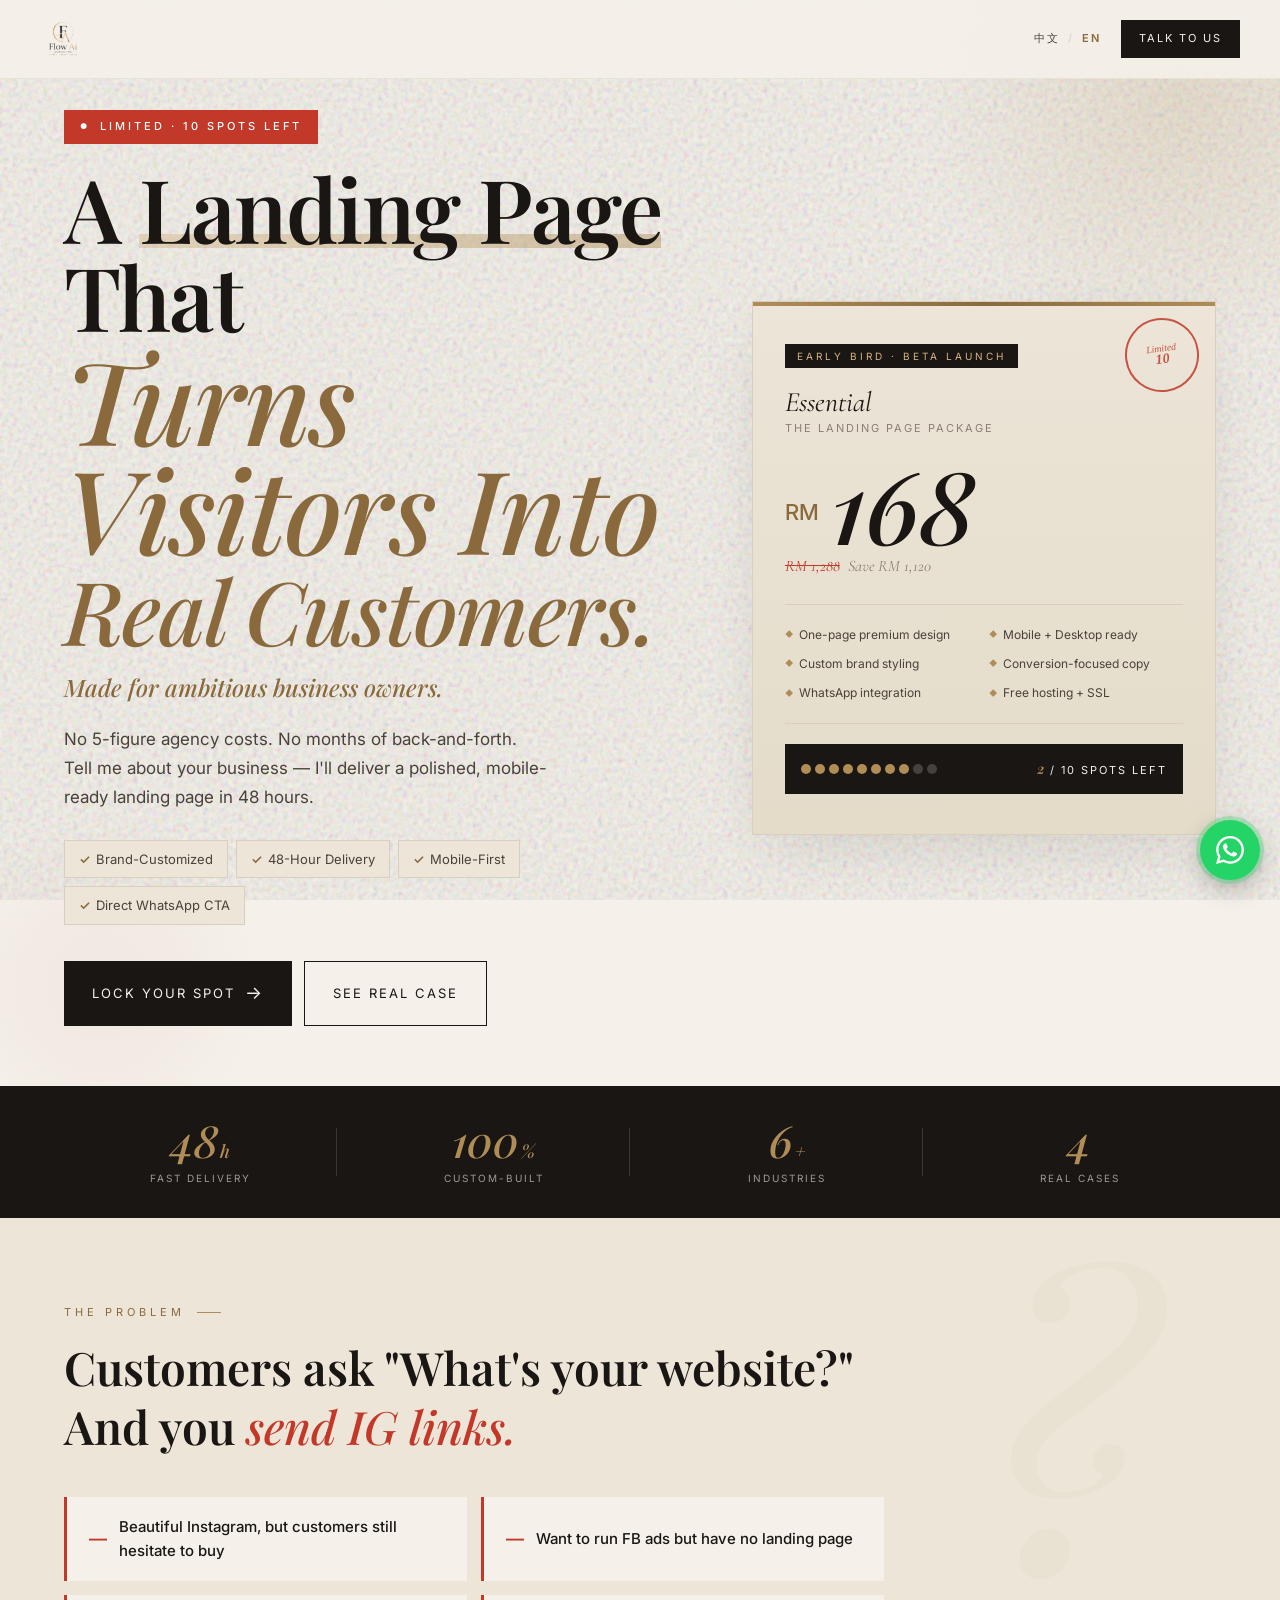
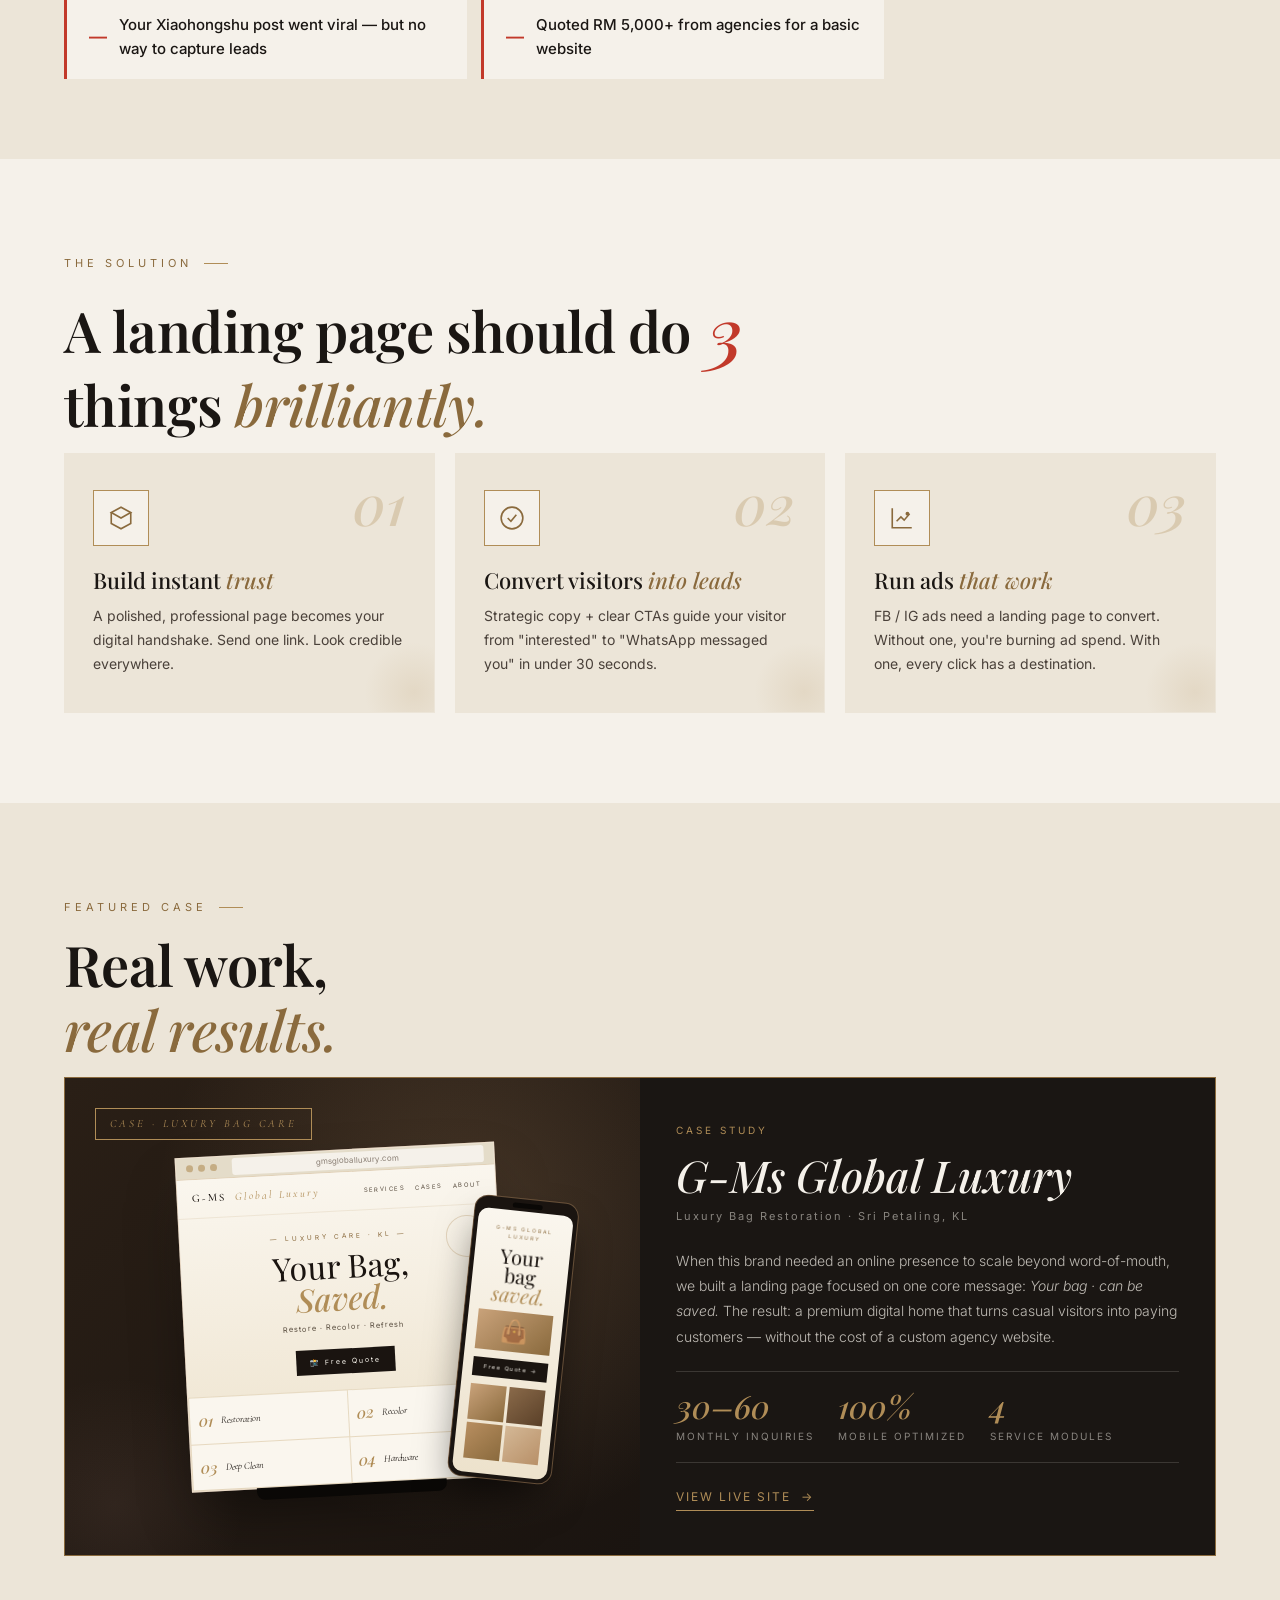
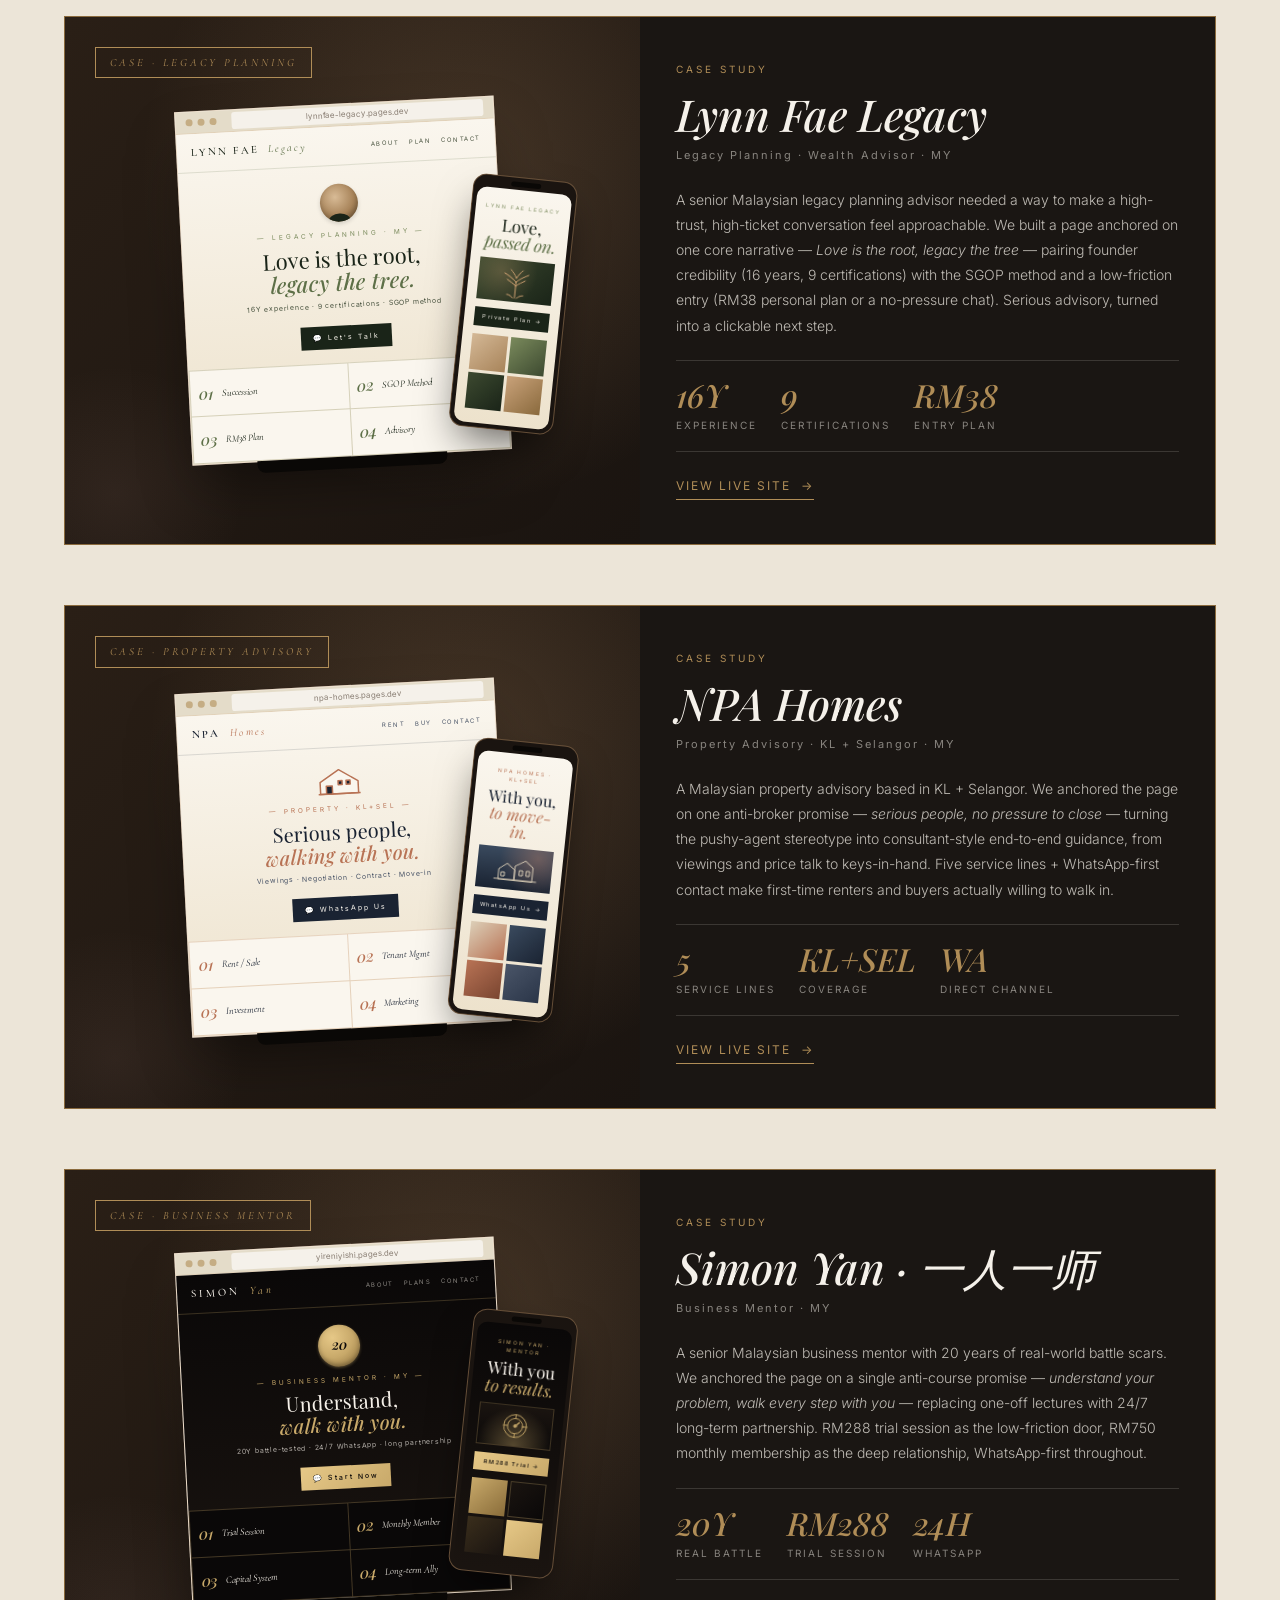
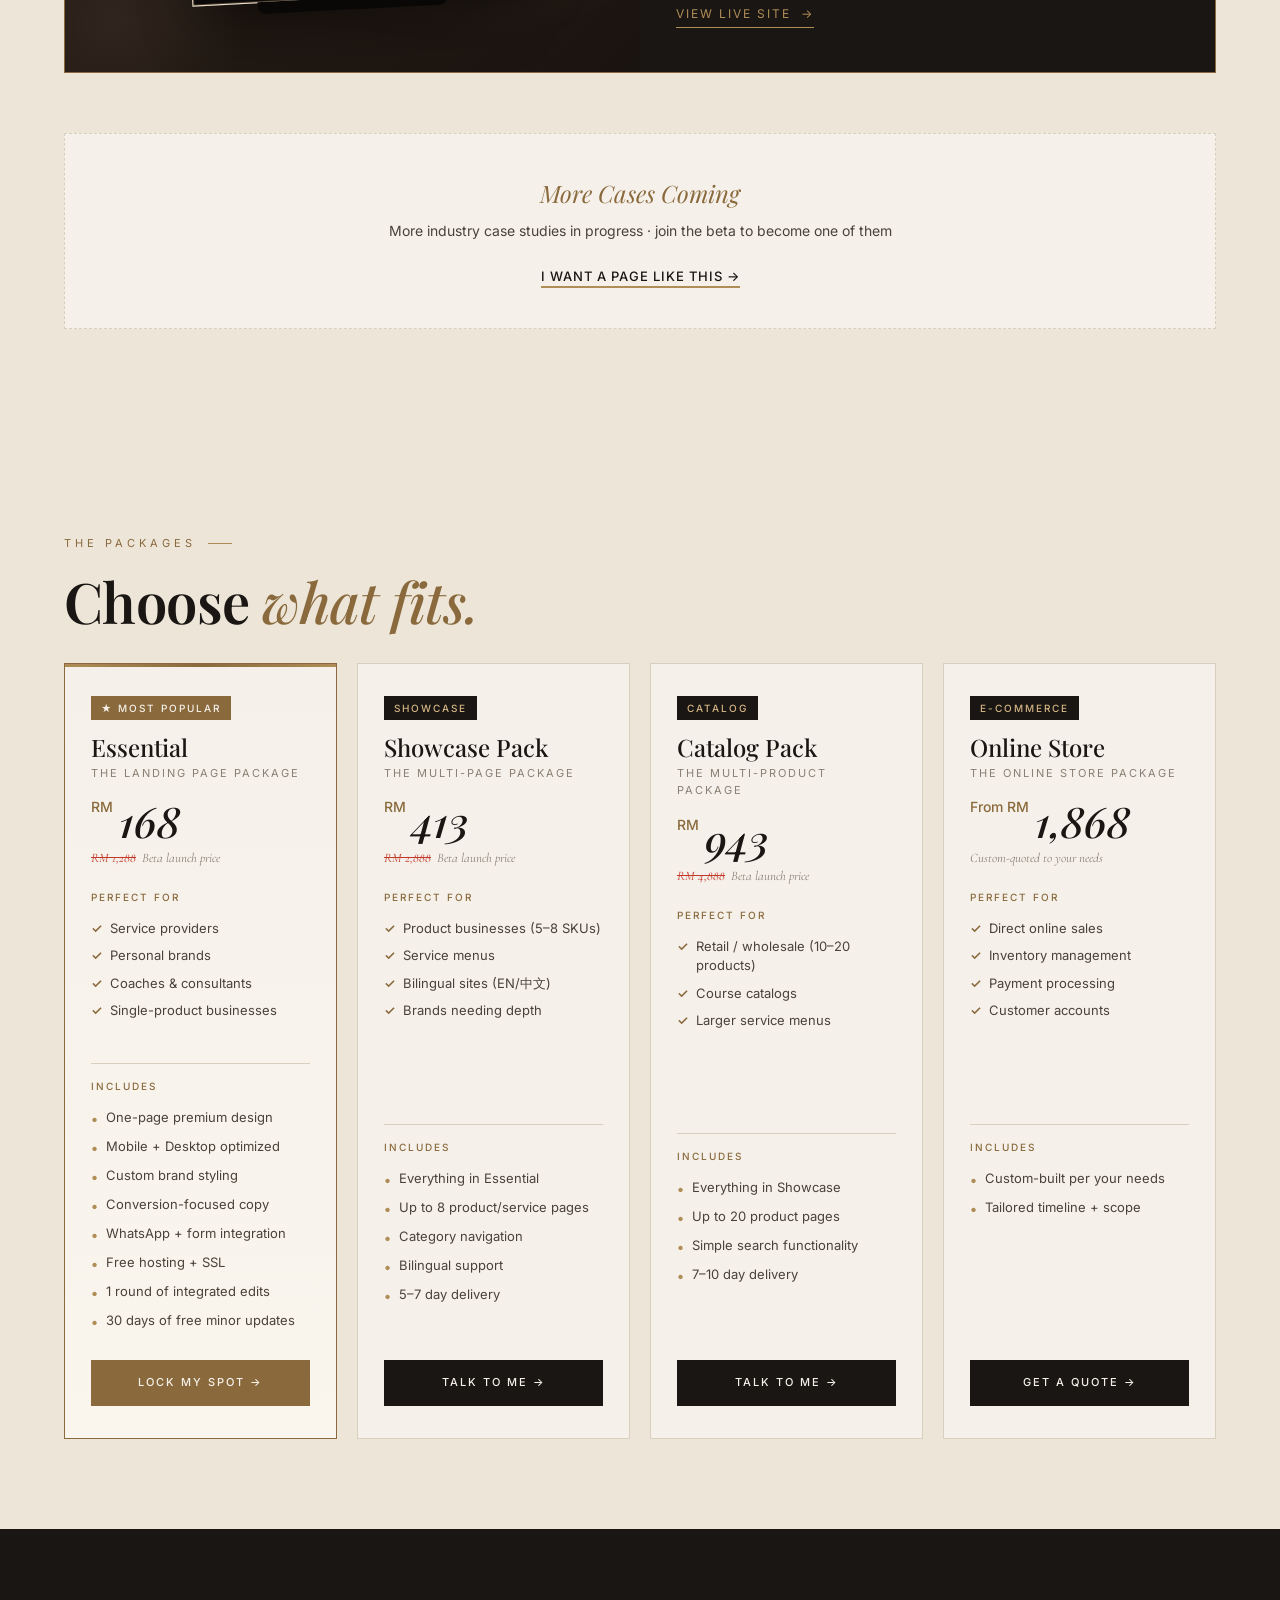
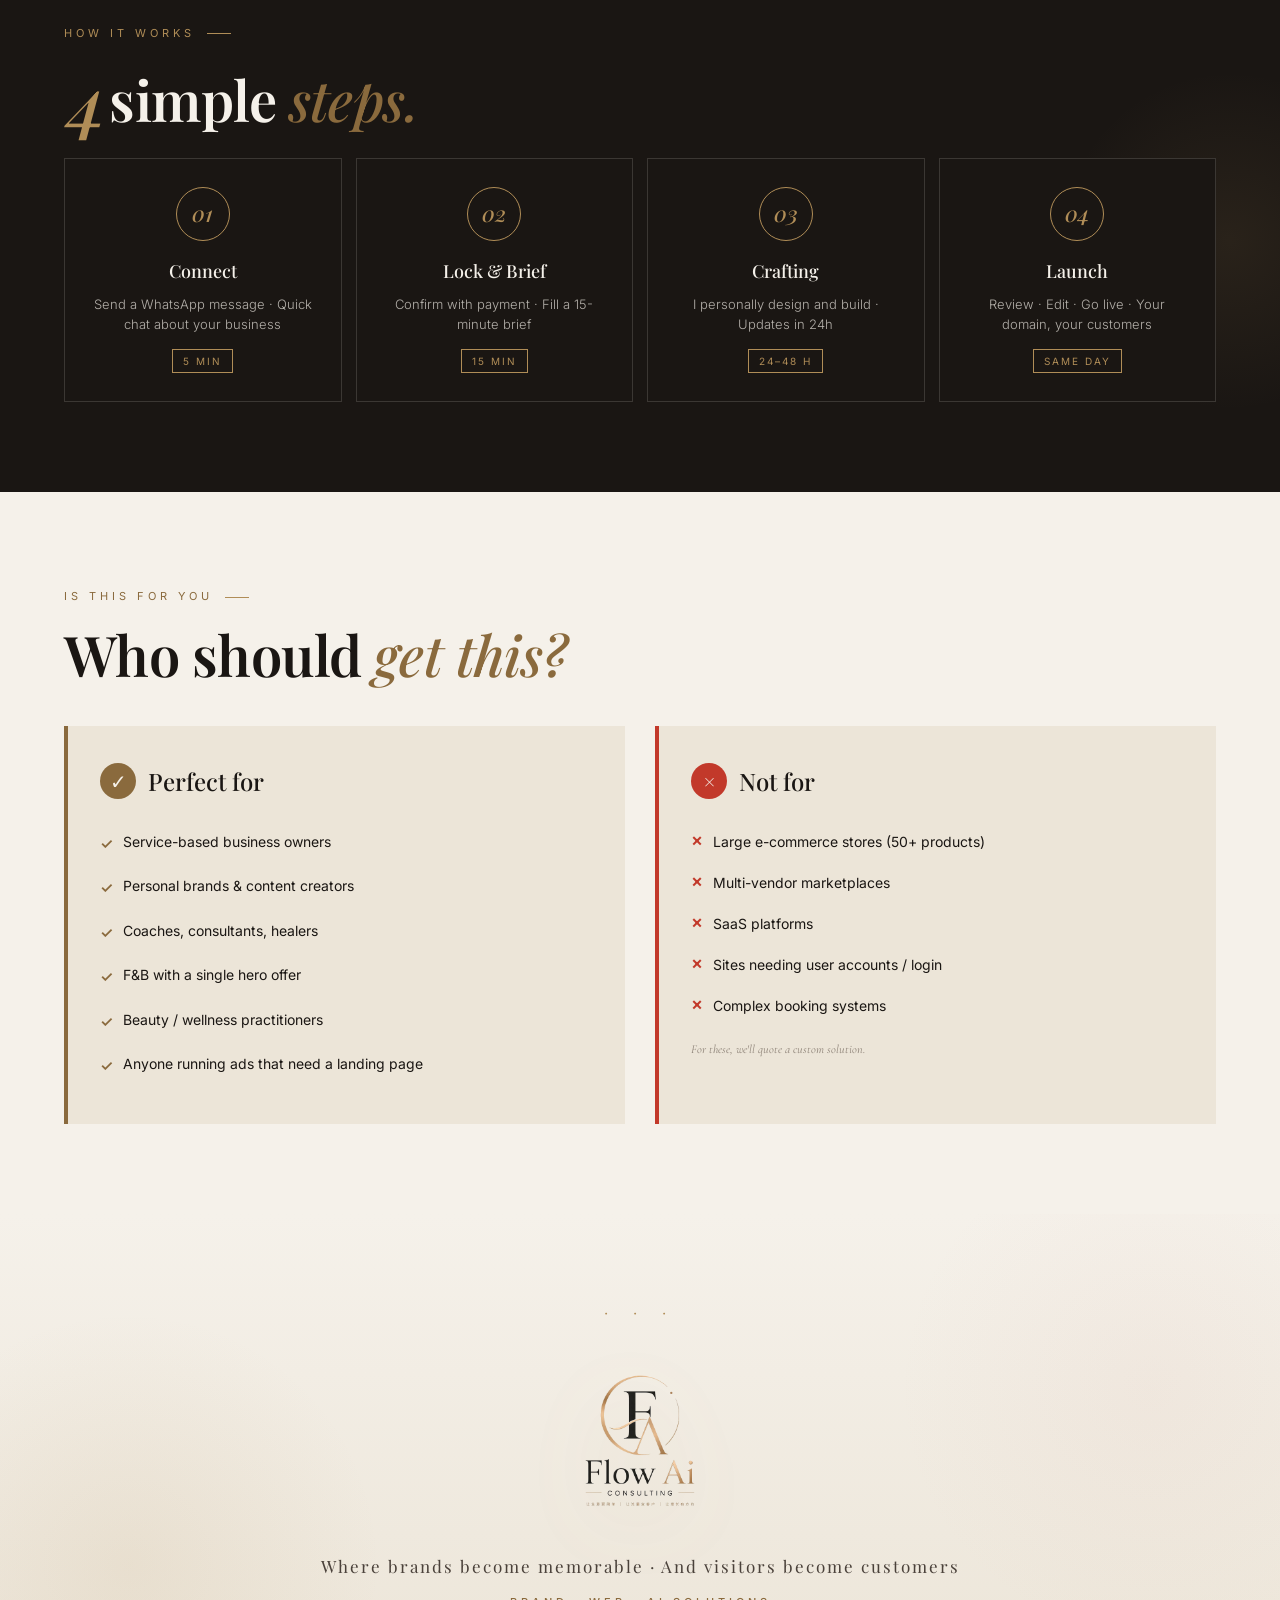
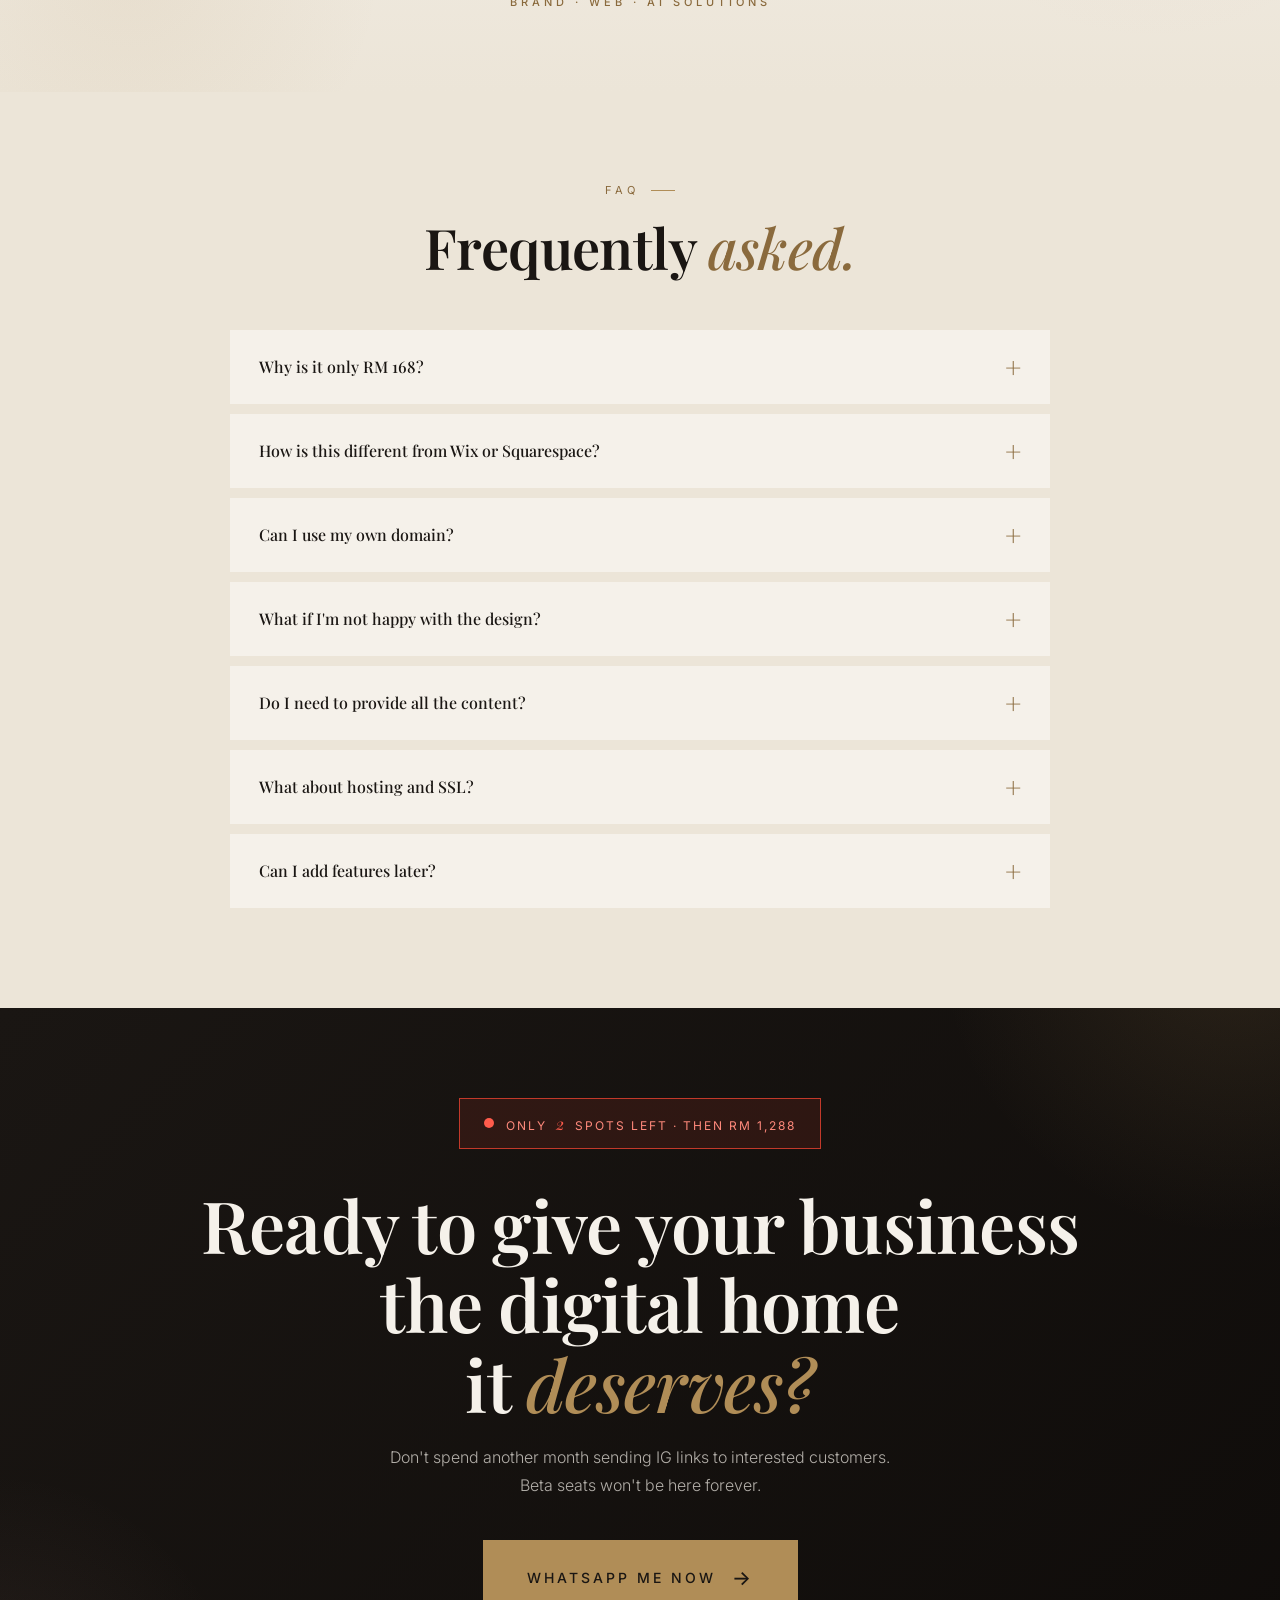
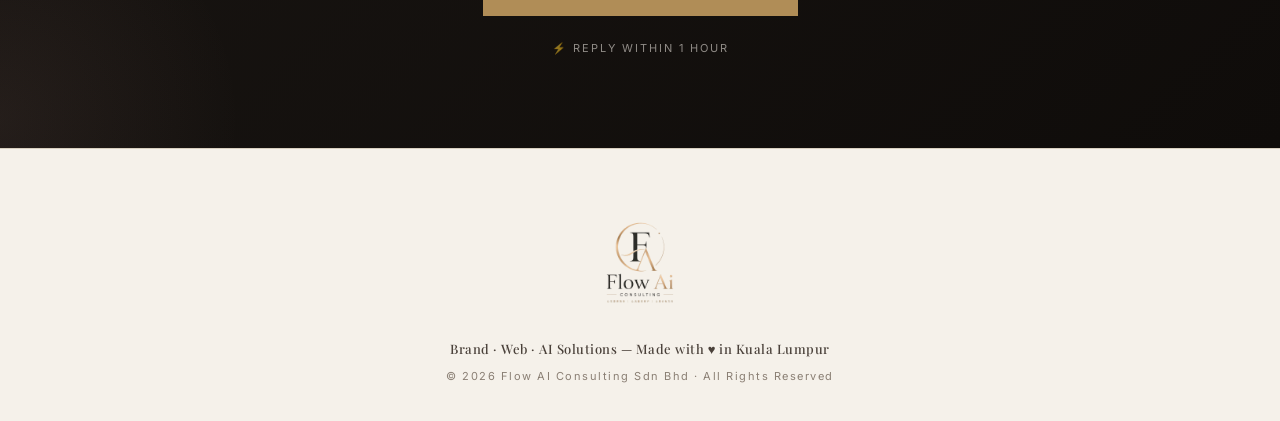
<file: en/index.html>
<!DOCTYPE html>
<html lang="en">
<head>
<meta charset="UTF-8">
<meta name="viewport" content="width=device-width, initial-scale=1.0">

<!-- Primary SEO -->
<title>Flow AI Consulting · Professional Landing Pages in 48 Hours · RM 168</title>
<meta name="description" content="Build a high-converting landing page for your business in 48 hours. Limited 10-spot beta launch · RM 168 (regular price RM 1,288). Made for KL business owners.">
<meta name="keywords" content="landing page,Malaysia web design,KL landing page,Flow AI,brand website,WhatsApp landing page,small business website">
<meta name="author" content="Flow AI Consulting">
<meta name="robots" content="index,follow">
<link rel="canonical" href="https://flow-ai-landing.pages.dev/en">

<!-- hreflang -->
<link rel="alternate" hreflang="zh" href="https://flow-ai-landing.pages.dev/">
<link rel="alternate" hreflang="en" href="https://flow-ai-landing.pages.dev/en">
<link rel="alternate" hreflang="x-default" href="https://flow-ai-landing.pages.dev/">

<!-- Favicon -->
<link rel="icon" type="image/png" href="../assets/favicon.png">
<link rel="apple-touch-icon" href="../assets/favicon.png">
<meta name="theme-color" content="#f5f1ea">

<!-- Open Graph -->
<meta property="og:type" content="website">
<meta property="og:site_name" content="Flow AI Consulting">
<meta property="og:title" content="Flow AI Consulting · Professional Landing Pages in 48 Hours · RM 168">
<meta property="og:description" content="Build a high-converting landing page for your business in 48 hours. Limited 10-spot beta launch · RM 168 (regular RM 1,288). Made for KL business owners.">
<meta property="og:image" content="https://flow-ai-landing.pages.dev/assets/og-image-v2.jpg">
<meta property="og:image:secure_url" content="https://flow-ai-landing.pages.dev/assets/og-image-v2.jpg">
<meta property="og:image:type" content="image/jpeg">
<meta property="og:image:width" content="1200">
<meta property="og:image:height" content="630">
<meta property="og:image:alt" content="Flow AI Consulting · Professional landing pages in 48 hours">
<meta property="og:url" content="https://flow-ai-landing.pages.dev/en">
<meta property="og:locale" content="en_US">
<meta property="og:locale:alternate" content="zh_CN">

<!-- Twitter Card -->
<meta name="twitter:card" content="summary_large_image">
<meta name="twitter:site" content="@flow_ai_consulting">
<meta name="twitter:title" content="Flow AI Consulting · Landing Pages in 48 Hours">
<meta name="twitter:description" content="High-converting landing pages for KL business owners. Beta launch · RM 168 (regular RM 1,288) · 48-hour delivery.">
<meta name="twitter:image" content="https://flow-ai-landing.pages.dev/assets/og-image-v2.jpg">
<meta name="twitter:image:alt" content="Flow AI Consulting · Landing pages in 48 hours">

<!-- Fonts -->
<link rel="preconnect" href="https://fonts.googleapis.com">
<link rel="preconnect" href="https://fonts.gstatic.com" crossorigin>
<link href="https://fonts.googleapis.com/css2?family=Cormorant+Garamond:ital,wght@0,400;0,500;0,600;1,400;1,500&family=Noto+Serif+SC:wght@400;500;600;700;900&family=Inter:wght@300;400;500;600&family=Playfair+Display:ital,wght@0,400;0,500;0,700;1,400&display=swap" rel="stylesheet">

<!-- Stylesheet -->
<link rel="stylesheet" href="../css/styles.css?v=5">

<!-- Meta Pixel Code -->
<script>
!function(f,b,e,v,n,t,s)
{if(f.fbq)return;n=f.fbq=function(){n.callMethod?
n.callMethod.apply(n,arguments):n.queue.push(arguments)};
if(!f._fbq)f._fbq=n;n.push=n;n.loaded=!0;n.version='2.0';
n.queue=[];t=b.createElement(e);t.async=!0;
t.src=v;s=b.getElementsByTagName(e)[0];
s.parentNode.insertBefore(t,s)}(window, document,'script',
'https://connect.facebook.net/en_US/fbevents.js');
fbq('init', '1810213303272334');
fbq('track', 'PageView');

// ========== 自定义事件追踪 ==========
document.addEventListener('DOMContentLoaded', function() {
  // 1. 追踪 WhatsApp 点击（高意向客户）
  const waLinks = document.querySelectorAll('a[href*="wa.me"], a[href*="whatsapp.com"], a[href*="api.whatsapp"]');
  waLinks.forEach(function(link) {
    link.addEventListener('click', function() {
      fbq('track', 'Contact');
      fbq('trackCustom', 'WhatsAppClick', {
        source: 'flow_ai_landing',
        button_text: link.innerText.trim().substring(0, 50)
      });
    });
  });

  // 2. 追踪滚动深度（50% 和 90%）
  let scroll50 = false, scroll90 = false;
  window.addEventListener('scroll', function() {
    const scrollPercent = (window.scrollY / (document.body.scrollHeight - window.innerHeight)) * 100;
    if (scrollPercent >= 50 && !scroll50) {
      scroll50 = true;
      fbq('trackCustom', 'Scroll50');
    }
    if (scrollPercent >= 90 && !scroll90) {
      scroll90 = true;
      fbq('trackCustom', 'Scroll90');
      fbq('track', 'ViewContent');
    }
  });

  // 3. 追踪停留 30 秒以上（高质量访客）
  setTimeout(function() {
    fbq('trackCustom', 'Engaged30s');
  }, 30000);

  // 4. 追踪表单提交（如果有）
  const forms = document.querySelectorAll('form');
  forms.forEach(function(form) {
    form.addEventListener('submit', function() {
      fbq('track', 'Lead');
    });
  });
});
</script>
<noscript><img height="1" width="1" style="display:none"
src="https://www.facebook.com/tr?id=1810213303272334&ev=PageView&noscript=1"
/></noscript>
<!-- End Meta Pixel Code -->

</head>
<body>
<nav>
  <div class="inner">
    <div class="logo">
      <img src="../assets/logo.png" alt="Flow AI Consulting" class="logo-full" />
    </div>
    <div class="nav-right">
      <div class="lang-switcher">
        <a href="/" class="lang-link">中文</a>
        <span class="divider">/</span>
        <a href="/en" class="lang-link active">EN</a>
      </div>
      <a href="https://wa.me/601133151341?text=Hi%2C%20I%27d%20like%20to%20learn%20more%20about%20Flow%20AI%27s%20landing%20page%20service." target="_blank" class="nav-cta">Talk to us</a>
    </div>
  </div>
</nav>

<!-- HERO -->
<section class="hero">
  <div class="container">
    <div class="hero-grid">
      <div>
        <div class="seal fade-up">Limited · 10 Spots Left</div>
        <h1 class="hero-title fade-up">
          A <span class="u">Landing Page</span> That
          <span class="big">Turns Visitors Into</span>
          <em style="font-family:'Playfair Display';font-style:italic;color:var(--gold-deep);font-weight:500">Real Customers.</em>
        </h1>
        <p class="hero-tagline fade-up">Made for ambitious business owners.</p>
        <p class="hero-sub fade-up">No 5-figure agency costs. No months of back-and-forth.<br>Tell me about your business — I'll deliver a polished, mobile-ready landing page in 48 hours.</p>

        <div class="hero-pills fade-up">
          <span class="pill">Brand-Customized</span>
          <span class="pill">48-Hour Delivery</span>
          <span class="pill">Mobile-First</span>
          <span class="pill">Direct WhatsApp CTA</span>
        </div>

        <div class="btn-row fade-up">
          <a href="https://wa.me/601133151341?text=I%27d%20like%20to%20lock%20my%20Essential%20RM168%20spot%20%E2%9C%A8" target="_blank" class="btn-primary">Lock Your Spot</a>
          <a href="https://gmsgloballuxury.com" target="_blank" class="btn-ghost">See Real Case</a>
        </div>
      </div>

      <div class="price-card fade-up">
        <span class="price-tag-top">Early Bird · Beta Launch</span>
        <div class="tier-name">Essential</div>
        <div class="tier-sub">The Landing Page Package</div>
        <div class="price-big">
          <span class="rm">RM</span>
          <span class="num">168</span>
        </div>
        <div class="price-strike"><s>RM 1,288</s>Save RM 1,120</div>
        <ul class="price-benefits">
          <li>One-page premium design</li>
          <li>Mobile + Desktop ready</li>
          <li>Custom brand styling</li>
          <li>Conversion-focused copy</li>
          <li>WhatsApp integration</li>
          <li>Free hosting + SSL</li>
        </ul>
        <div class="slots-bar">
          <div class="dots">
            <span class="dot"></span><span class="dot"></span><span class="dot"></span>
            <span class="dot"></span><span class="dot"></span><span class="dot"></span>
            <span class="dot"></span><span class="dot"></span>
            <span class="dot taken"></span><span class="dot taken"></span>
          </div>
          <span class="label"><strong>2</strong>/ 10 Spots Left</span>
        </div>
      </div>
    </div>
  </div>
</section>

<!-- STATS BAR -->
<div class="stats-bar">
  <div class="inner">
    <div class="stat-b">
      <span class="n">48<span class="unit">h</span></span>
      <span class="l">Fast Delivery</span>
    </div>
    <div class="stat-b">
      <span class="n">100<span class="unit">%</span></span>
      <span class="l">Custom-Built</span>
    </div>
    <div class="stat-b">
      <span class="n">6<span class="unit">+</span></span>
      <span class="l">Industries</span>
    </div>
    <div class="stat-b">
      <span class="n">4</span>
      <span class="l">Real Cases</span>
    </div>
  </div>
</div>

<!-- PAIN POINT -->
<section class="pain">
  <div class="container">
    <div class="section-label fade-up">The Problem</div>
    <h2 class="pain-title fade-up">Customers ask "What's your website?"<br>And you <em>send IG links.</em></h2>
    <div class="pain-list">
      <div class="pain-item fade-up">Beautiful Instagram, but customers still hesitate to buy</div>
      <div class="pain-item fade-up">Want to run FB ads but have no landing page</div>
      <div class="pain-item fade-up">Your Xiaohongshu post went viral — but no way to capture leads</div>
      <div class="pain-item fade-up">Quoted RM 5,000+ from agencies for a basic website</div>
    </div>
  </div>
</section>

<!-- WHY -->
<section class="why">
  <div class="container">
    <div class="section-label fade-up">The Solution</div>
    <h2 class="section-title fade-up">A landing page should do <span class="big-n">3</span>things <em>brilliantly.</em></h2>

    <div class="why-grid">
      <div class="why-card fade-up">
        <div class="why-num-big">01</div>
        <div class="why-icon-wrap">
          <svg viewBox="0 0 24 24" fill="none" stroke="currentColor" stroke-width="1.5"><path d="M12 2 L3 7 L12 12 L21 7 Z"/><path d="M3 7 v10 l9 5 9-5 V7"/></svg>
        </div>
        <h3>Build instant <em>trust</em></h3>
        <p>A polished, professional page becomes your digital handshake. Send one link. Look credible everywhere.</p>
      </div>
      <div class="why-card fade-up">
        <div class="why-num-big">02</div>
        <div class="why-icon-wrap">
          <svg viewBox="0 0 24 24" fill="none" stroke="currentColor" stroke-width="1.5"><circle cx="12" cy="12" r="10"/><path d="M8 12 L11 15 L16 9"/></svg>
        </div>
        <h3>Convert visitors <em>into leads</em></h3>
        <p>Strategic copy + clear CTAs guide your visitor from "interested" to "WhatsApp messaged you" in under 30 seconds.</p>
      </div>
      <div class="why-card fade-up">
        <div class="why-num-big">03</div>
        <div class="why-icon-wrap">
          <svg viewBox="0 0 24 24" fill="none" stroke="currentColor" stroke-width="1.5"><path d="M3 3 v18 h18"/><path d="M7 15 l4-4 3 3 5-6"/><circle cx="17" cy="8" r="1" fill="currentColor"/></svg>
        </div>
        <h3>Run ads <em>that work</em></h3>
        <p>FB / IG ads need a landing page to convert. Without one, you're burning ad spend. With one, every click has a destination.</p>
      </div>
    </div>
  </div>
</section>

<!-- SHOWCASE -->
<section class="showcase">
  <div class="container">
    <div class="section-label fade-up">Featured Case</div>
    <h2 class="section-title fade-up">Real work,<br><em>real results.</em></h2>

    <div class="featured-case fade-up">
      <div class="featured-visual">
        <span class="featured-badge">Case · Luxury Bag Care</span>
        <div class="devices">
          <div class="device-desktop">
            <div class="device-bar"><span></span><span></span><span></span><div class="url">gmsgloballuxury.com</div></div>
            <div class="device-screen">
              <div class="gms-d-nav">
                <div class="gms-d-logo">G-MS <em>Global Luxury</em></div>
                <div class="gms-d-menu"><span>Services</span><span>Cases</span><span>About</span></div>
              </div>
              <div class="gms-d-hero">
                <div class="gms-d-tag">— LUXURY CARE · KL —</div>
                <div class="gms-d-title">Your Bag,<br><em>Saved.</em></div>
                <div class="gms-d-sub">Restore · Recolor · Refresh</div>
                <div class="gms-d-btn">📸 Free Quote</div>
              </div>
              <div class="gms-d-services">
                <div class="gms-d-s"><span>01</span>Restoration</div>
                <div class="gms-d-s"><span>02</span>Recolor</div>
                <div class="gms-d-s"><span>03</span>Deep Clean</div>
                <div class="gms-d-s"><span>04</span>Hardware</div>
              </div>
            </div>
          </div>
          <div class="device-mobile">
            <div class="mobile-notch"></div>
            <div class="mobile-screen">
              <div class="gms-m-tag">G-MS GLOBAL LUXURY</div>
              <div class="gms-m-title">Your bag<br><em>saved.</em></div>
              <div class="gms-m-img"></div>
              <div class="gms-m-btn">Free Quote →</div>
              <div class="gms-m-grid">
                <div></div><div></div><div></div><div></div>
              </div>
            </div>
          </div>
        </div>
      </div>
      <div class="featured-content">
        <div class="label">Case Study</div>
        <h3>G-Ms Global Luxury</h3>
        <div class="industry">Luxury Bag Restoration · Sri Petaling, KL</div>
        <p>When this brand needed an online presence to scale beyond word-of-mouth, we built a landing page focused on one core message: <em>Your bag · can be saved.</em> The result: a premium digital home that turns casual visitors into paying customers — without the cost of a custom agency website.</p>
        <div class="featured-stats">
          <div class="fs-item"><strong>30–60</strong><small>Monthly Inquiries</small></div>
          <div class="fs-item"><strong>100%</strong><small>Mobile Optimized</small></div>
          <div class="fs-item"><strong>4</strong><small>Service Modules</small></div>
        </div>
        <a href="https://gmsgloballuxury.com" target="_blank" class="featured-link">View Live Site</a>
      </div>
    </div>

    <div class="featured-case fade-up">
      <div class="featured-visual">
        <span class="featured-badge">Case · Legacy Planning</span>
        <div class="devices">
          <div class="device-desktop">
            <div class="device-bar"><span></span><span></span><span></span><div class="url">lynnfae-legacy.pages.dev</div></div>
            <div class="device-screen">
              <div class="lf-d-nav">
                <div class="lf-d-logo">LYNN FAE <em>Legacy</em></div>
                <div class="lf-d-menu"><span>About</span><span>Plan</span><span>Contact</span></div>
              </div>
              <div class="lf-d-hero">
                <div class="lf-d-portrait"></div>
                <div class="lf-d-tag">— LEGACY PLANNING · MY —</div>
                <div class="lf-d-title">Love is the root,<br><em>legacy the tree.</em></div>
                <div class="lf-d-sub">16Y experience · 9 certifications · SGOP method</div>
                <div class="lf-d-btn">💬 Let's Talk</div>
              </div>
              <div class="lf-d-services">
                <div class="lf-d-s"><span>01</span>Succession</div>
                <div class="lf-d-s"><span>02</span>SGOP Method</div>
                <div class="lf-d-s"><span>03</span>RM38 Plan</div>
                <div class="lf-d-s"><span>04</span>Advisory</div>
              </div>
            </div>
          </div>
          <div class="device-mobile">
            <div class="mobile-notch"></div>
            <div class="mobile-screen">
              <div class="lf-m-tag">LYNN FAE LEGACY</div>
              <div class="lf-m-title">Love,<br><em>passed on.</em></div>
              <div class="lf-m-img"></div>
              <div class="lf-m-btn">Private Plan →</div>
              <div class="lf-m-grid">
                <div></div><div></div><div></div><div></div>
              </div>
            </div>
          </div>
        </div>
      </div>
      <div class="featured-content">
        <div class="label">Case Study</div>
        <h3>Lynn Fae Legacy</h3>
        <div class="industry">Legacy Planning · Wealth Advisor · MY</div>
        <p>A senior Malaysian legacy planning advisor needed a way to make a high-trust, high-ticket conversation feel approachable. We built a page anchored on one core narrative — <em>Love is the root, legacy the tree</em> — pairing founder credibility (16 years, 9 certifications) with the SGOP method and a low-friction entry (RM38 personal plan or a no-pressure chat). Serious advisory, turned into a clickable next step.</p>
        <div class="featured-stats">
          <div class="fs-item"><strong>16Y</strong><small>Experience</small></div>
          <div class="fs-item"><strong>9</strong><small>Certifications</small></div>
          <div class="fs-item"><strong>RM38</strong><small>Entry Plan</small></div>
        </div>
        <a href="https://lynnfae-legacy.pages.dev" target="_blank" class="featured-link">View Live Site</a>
      </div>
    </div>

    <div class="featured-case fade-up">
      <div class="featured-visual">
        <span class="featured-badge">Case · Property Advisory</span>
        <div class="devices">
          <div class="device-desktop">
            <div class="device-bar"><span></span><span></span><span></span><div class="url">npa-homes.pages.dev</div></div>
            <div class="device-screen">
              <div class="npa-d-nav">
                <div class="npa-d-logo">NPA <em>Homes</em></div>
                <div class="npa-d-menu"><span>Rent</span><span>Buy</span><span>Contact</span></div>
              </div>
              <div class="npa-d-hero">
                <div class="npa-d-houseicon"></div>
                <div class="npa-d-tag">— PROPERTY · KL+SEL —</div>
                <div class="npa-d-title">Serious people,<br><em>walking with you.</em></div>
                <div class="npa-d-sub">Viewings · Negotiation · Contract · Move-in</div>
                <div class="npa-d-btn">💬 WhatsApp Us</div>
              </div>
              <div class="npa-d-services">
                <div class="npa-d-s"><span>01</span>Rent / Sale</div>
                <div class="npa-d-s"><span>02</span>Tenant Mgmt</div>
                <div class="npa-d-s"><span>03</span>Investment</div>
                <div class="npa-d-s"><span>04</span>Marketing</div>
              </div>
            </div>
          </div>
          <div class="device-mobile">
            <div class="mobile-notch"></div>
            <div class="mobile-screen">
              <div class="npa-m-tag">NPA HOMES · KL+SEL</div>
              <div class="npa-m-title">With you,<br><em>to move-in.</em></div>
              <div class="npa-m-img"></div>
              <div class="npa-m-btn">WhatsApp Us →</div>
              <div class="npa-m-grid">
                <div></div><div></div><div></div><div></div>
              </div>
            </div>
          </div>
        </div>
      </div>
      <div class="featured-content">
        <div class="label">Case Study</div>
        <h3>NPA Homes</h3>
        <div class="industry">Property Advisory · KL + Selangor · MY</div>
        <p>A Malaysian property advisory based in KL + Selangor. We anchored the page on one anti-broker promise — <em>serious people, no pressure to close</em> — turning the pushy-agent stereotype into consultant-style end-to-end guidance, from viewings and price talk to keys-in-hand. Five service lines + WhatsApp-first contact make first-time renters and buyers actually willing to walk in.</p>
        <div class="featured-stats">
          <div class="fs-item"><strong>5</strong><small>Service Lines</small></div>
          <div class="fs-item"><strong>KL+SEL</strong><small>Coverage</small></div>
          <div class="fs-item"><strong>WA</strong><small>Direct Channel</small></div>
        </div>
        <a href="https://npa-homes.pages.dev" target="_blank" class="featured-link">View Live Site</a>
      </div>
    </div>

    <div class="featured-case fade-up">
      <div class="featured-visual">
        <span class="featured-badge">Case · Business Mentor</span>
        <div class="devices">
          <div class="device-desktop sy-frame">
            <div class="device-bar"><span></span><span></span><span></span><div class="url">yireniyishi.pages.dev</div></div>
            <div class="device-screen">
              <div class="sy-d-nav">
                <div class="sy-d-logo">SIMON <em>Yan</em></div>
                <div class="sy-d-menu"><span>About</span><span>Plans</span><span>Contact</span></div>
              </div>
              <div class="sy-d-hero">
                <div class="sy-d-seal">20</div>
                <div class="sy-d-tag">— BUSINESS MENTOR · MY —</div>
                <div class="sy-d-title">Understand,<br><em>walk with you.</em></div>
                <div class="sy-d-sub">20Y battle-tested · 24/7 WhatsApp · long partnership</div>
                <div class="sy-d-btn">💬 Start Now</div>
              </div>
              <div class="sy-d-services">
                <div class="sy-d-s"><span>01</span>Trial Session</div>
                <div class="sy-d-s"><span>02</span>Monthly Member</div>
                <div class="sy-d-s"><span>03</span>Capital System</div>
                <div class="sy-d-s"><span>04</span>Long-term Ally</div>
              </div>
            </div>
          </div>
          <div class="device-mobile sy-frame">
            <div class="mobile-notch"></div>
            <div class="mobile-screen">
              <div class="sy-m-tag">SIMON YAN · MENTOR</div>
              <div class="sy-m-title">With you<br><em>to results.</em></div>
              <div class="sy-m-img"></div>
              <div class="sy-m-btn">RM288 Trial →</div>
              <div class="sy-m-grid">
                <div></div><div></div><div></div><div></div>
              </div>
            </div>
          </div>
        </div>
      </div>
      <div class="featured-content">
        <div class="label">Case Study</div>
        <h3>Simon Yan · 一人一师</h3>
        <div class="industry">Business Mentor · MY</div>
        <p>A senior Malaysian business mentor with 20 years of real-world battle scars. We anchored the page on a single anti-course promise — <em>understand your problem, walk every step with you</em> — replacing one-off lectures with 24/7 long-term partnership. RM288 trial session as the low-friction door, RM750 monthly membership as the deep relationship, WhatsApp-first throughout.</p>
        <div class="featured-stats">
          <div class="fs-item"><strong>20Y</strong><small>Real Battle</small></div>
          <div class="fs-item"><strong>RM288</strong><small>Trial Session</small></div>
          <div class="fs-item"><strong>24H</strong><small>WhatsApp</small></div>
        </div>
        <a href="https://yireniyishi.pages.dev" target="_blank" class="featured-link">View Live Site</a>
      </div>
    </div>

    <div class="more-cases fade-up">
      <div class="mc-label">More Cases Coming</div>
      <p>More industry case studies in progress · join the beta to become one of them</p>
      <a href="https://wa.me/601133151341?text=I%20saw%20Flow%20AI%27s%20case%20study%20and%20want%20a%20landing%20page%20like%20this." target="_blank">I want a page like this →</a>
    </div>
  </div>
</section>

<!-- SERVICE TIERS (NEW) -->
<section class="tiers">
  <div class="container">
    <div class="section-label fade-up">The Packages</div>
    <h2 class="section-title fade-up">Choose <em>what fits.</em></h2>

    <div class="tiers-grid">
      <!-- Tier 01 -->
      <div class="tier-card featured fade-up">
        <span class="tier-badge">★ Most Popular</span>
        <h3>Essential</h3>
        <div class="tier-line">The Landing Page Package</div>
        <div class="tier-price"><span class="rm">RM</span>168</div>
        <div class="tier-regular"><s>RM 1,288</s>Beta launch price</div>
        <div class="tier-perfect-label">Perfect for</div>
        <ul>
          <li>Service providers</li>
          <li>Personal brands</li>
          <li>Coaches &amp; consultants</li>
          <li>Single-product businesses</li>
        </ul>
        <div class="tier-incl-divider"></div>
        <div class="tier-perfect-label">Includes</div>
        <ul class="tier-incl">
          <li>One-page premium design</li>
          <li>Mobile + Desktop optimized</li>
          <li>Custom brand styling</li>
          <li>Conversion-focused copy</li>
          <li>WhatsApp + form integration</li>
          <li>Free hosting + SSL</li>
          <li>1 round of integrated edits</li>
          <li>30 days of free minor updates</li>
        </ul>
        <a href="https://wa.me/601133151341?text=I%27d%20like%20to%20lock%20my%20Essential%20RM168%20spot%20%E2%9C%A8" target="_blank" class="tier-cta">Lock My Spot →</a>
      </div>

      <!-- Tier 02 -->
      <div class="tier-card fade-up">
        <span class="tier-badge">Showcase</span>
        <h3>Showcase Pack</h3>
        <div class="tier-line">The Multi-Page Package</div>
        <div class="tier-price"><span class="rm">RM</span>413</div>
        <div class="tier-regular"><s>RM 2,888</s>Beta launch price</div>
        <div class="tier-perfect-label">Perfect for</div>
        <ul>
          <li>Product businesses (5–8 SKUs)</li>
          <li>Service menus</li>
          <li>Bilingual sites (EN/中文)</li>
          <li>Brands needing depth</li>
        </ul>
        <div class="tier-incl-divider"></div>
        <div class="tier-perfect-label">Includes</div>
        <ul class="tier-incl">
          <li>Everything in Essential</li>
          <li>Up to 8 product/service pages</li>
          <li>Category navigation</li>
          <li>Bilingual support</li>
          <li>5–7 day delivery</li>
        </ul>
        <a href="https://wa.me/601133151341?text=I%27d%20like%20to%20learn%20about%20the%20Showcase%20Pack%20%28RM413%29." target="_blank" class="tier-cta">Talk To Me →</a>
      </div>

      <!-- Tier 03 -->
      <div class="tier-card fade-up">
        <span class="tier-badge">Catalog</span>
        <h3>Catalog Pack</h3>
        <div class="tier-line">The Multi-Product Package</div>
        <div class="tier-price"><span class="rm">RM</span>943</div>
        <div class="tier-regular"><s>RM 4,888</s>Beta launch price</div>
        <div class="tier-perfect-label">Perfect for</div>
        <ul>
          <li>Retail / wholesale (10–20 products)</li>
          <li>Course catalogs</li>
          <li>Larger service menus</li>
        </ul>
        <div class="tier-incl-divider"></div>
        <div class="tier-perfect-label">Includes</div>
        <ul class="tier-incl">
          <li>Everything in Showcase</li>
          <li>Up to 20 product pages</li>
          <li>Simple search functionality</li>
          <li>7–10 day delivery</li>
        </ul>
        <a href="https://wa.me/601133151341?text=I%27d%20like%20to%20learn%20about%20the%20Catalog%20Pack%20%28RM943%29." target="_blank" class="tier-cta">Talk To Me →</a>
      </div>

      <!-- Tier 04 -->
      <div class="tier-card fade-up">
        <span class="tier-badge">E-Commerce</span>
        <h3>Online Store</h3>
        <div class="tier-line">The Online Store Package</div>
        <div class="tier-price"><span class="rm">From RM</span>1,868</div>
        <div class="tier-regular">Custom-quoted to your needs</div>
        <div class="tier-perfect-label">Perfect for</div>
        <ul>
          <li>Direct online sales</li>
          <li>Inventory management</li>
          <li>Payment processing</li>
          <li>Customer accounts</li>
        </ul>
        <div class="tier-incl-divider"></div>
        <div class="tier-perfect-label">Includes</div>
        <ul class="tier-incl">
          <li>Custom-built per your needs</li>
          <li>Tailored timeline + scope</li>
        </ul>
        <a href="https://wa.me/601133151341?text=I%27d%20like%20a%20quote%20for%20the%20E-Commerce%20package." target="_blank" class="tier-cta">Get a Quote →</a>
      </div>
    </div>
  </div>
</section>

<!-- PROCESS -->
<section class="process">
  <div class="container">
    <div class="section-label fade-up">How It Works</div>
    <h2 class="section-title fade-up" style="color:var(--bg)"><span class="big-n" style="color:var(--gold)">4</span>simple <em>steps.</em></h2>

    <div class="process-grid">
      <div class="step fade-up">
        <div class="step-icon">01</div>
        <h4>Connect</h4>
        <p>Send a WhatsApp message · Quick chat about your business</p>
        <span class="step-time">5 min</span>
      </div>
      <div class="step fade-up">
        <div class="step-icon">02</div>
        <h4>Lock &amp; Brief</h4>
        <p>Confirm with payment · Fill a 15-minute brief</p>
        <span class="step-time">15 min</span>
      </div>
      <div class="step fade-up">
        <div class="step-icon">03</div>
        <h4>Crafting</h4>
        <p>I personally design and build · Updates in 24h</p>
        <span class="step-time">24–48 h</span>
      </div>
      <div class="step fade-up">
        <div class="step-icon">04</div>
        <h4>Launch</h4>
        <p>Review · Edit · Go live · Your domain, your customers</p>
        <span class="step-time">Same day</span>
      </div>
    </div>
  </div>
</section>

<!-- WHO -->
<section class="who">
  <div class="container">
    <div class="section-label fade-up">Is This For You</div>
    <h2 class="section-title fade-up">Who should <em>get this?</em></h2>

    <div class="who-grid">
      <div class="who-col who-ok fade-up">
        <h4><span class="icon">✓</span>Perfect for</h4>
        <ul class="who-list">
          <li>Service-based business owners</li>
          <li>Personal brands &amp; content creators</li>
          <li>Coaches, consultants, healers</li>
          <li>F&amp;B with a single hero offer</li>
          <li>Beauty / wellness practitioners</li>
          <li>Anyone running ads that need a landing page</li>
        </ul>
      </div>
      <div class="who-col who-no fade-up">
        <h4><span class="icon">×</span>Not for</h4>
        <ul class="who-list">
          <li>Large e-commerce stores (50+ products)</li>
          <li>Multi-vendor marketplaces</li>
          <li>SaaS platforms</li>
          <li>Sites needing user accounts / login</li>
          <li>Complex booking systems</li>
        </ul>
        <p style="margin-top:14px;font-size:12px;color:var(--muted);font-style:italic;font-family:'Cormorant Garamond',serif">For these, we'll quote a custom solution.</p>
      </div>
    </div>
  </div>
</section>

<!-- BRAND SIGNATURE -->
<section class="brand-sig">
  <div class="container">
    <div class="sig-inner">
      <div class="sig-ornament-top fade-up">· · ·</div>
      <img src="../assets/logo.png" alt="Flow AI Consulting" class="sig-logo fade-up" />
      <div class="sig-quote fade-up">Where brands become memorable · And visitors become customers</div>
      <div class="sig-tag fade-up">Brand · Web · AI Solutions</div>
    </div>
  </div>
</section>

<!-- FAQ -->
<section class="faq">
  <div class="container">
    <div class="section-label fade-up" style="display:flex;justify-content:center">FAQ</div>
    <h2 class="section-title fade-up" style="text-align:center;margin:0 auto 50px">Frequently <em>asked.</em></h2>

    <div class="faq-list">
      <div class="faq-item fade-up">
        <div class="faq-q">Why is it only RM 168?</div>
        <div class="faq-a">It's a beta launch — the first 10 customers help me build my case study portfolio. After that, the price returns to RM 1,288. Same quality, just at the right time.</div>
      </div>
      <div class="faq-item fade-up">
        <div class="faq-q">How is this different from Wix or Squarespace?</div>
        <div class="faq-a">Those are DIY tools that take weeks to figure out — and the result still looks templated. I deliver a 100% custom-designed page in 48 hours, built around your brand, not someone else's template.</div>
      </div>
      <div class="faq-item fade-up">
        <div class="faq-q">Can I use my own domain?</div>
        <div class="faq-a">Yes. If you already own a domain (e.g. yourbrand.com), I'll help you connect it for free. If you don't, I'll recommend where to get one (RM 60–120/year).</div>
      </div>
      <div class="faq-item fade-up">
        <div class="faq-q">What if I'm not happy with the design?</div>
        <div class="faq-a">You get one round of integrated edits after the first draft. Send everything you'd like changed in one message and I'll integrate it all in one pass.</div>
      </div>
      <div class="faq-item fade-up">
        <div class="faq-q">Do I need to provide all the content?</div>
        <div class="faq-a">No — I'll handle the copywriting based on a 15-minute brief. You provide your business info and any photos you have. I do the rest.</div>
      </div>
      <div class="faq-item fade-up">
        <div class="faq-q">What about hosting and SSL?</div>
        <div class="faq-a">All included. I host your site on Netlify (industry-leading infrastructure) with a free SSL certificate (the 🔒 lock icon). No extra fees.</div>
      </div>
      <div class="faq-item fade-up">
        <div class="faq-q">Can I add features later?</div>
        <div class="faq-a">Absolutely. I offer add-ons for CRM, analytics, automation, and more. You can also upgrade to Showcase or E-Commerce packages as your business grows.</div>
      </div>
    </div>
  </div>
</section>

<!-- FINAL -->
<section class="final-cta">
  <div class="container">
    <div class="final-count fade-up">
      <span class="dot-live"></span>
      <span class="txt">Only <strong>2</strong> spots left · Then RM 1,288</span>
    </div>
    <h2 class="final-title fade-up">Ready to give your business<br>the digital home<br>it <em>deserves?</em></h2>
    <p class="final-cta-sub fade-up">Don't spend another month sending IG links to interested customers. Beta seats won't be here forever.</p>
    <a href="https://wa.me/601133151341?text=Locking%20my%20RM168%20spot%20%F0%9F%94%A5" target="_blank" class="final-btn fade-up">WhatsApp Me Now</a>
    <p class="fade-up" style="margin-top:24px;font-family:'Inter',sans-serif;font-size:11px;letter-spacing:2px;color:rgba(245,241,234,.55);text-transform:uppercase">⚡ Reply within 1 hour</p>
  </div>
</section>

<footer>
  <img src="../assets/logo.png" alt="Flow AI Consulting" class="footer-logo" />
  <div class="footer-tag">Brand · Web · AI Solutions — Made with ♥ in Kuala Lumpur</div>
  <div class="footer-copy">© 2026 Flow AI Consulting Sdn Bhd · All Rights Reserved</div>
</footer>

<a href="https://wa.me/601133151341?text=Hi%2C%20I%20came%20from%20Flow%20AI%27s%20English%20landing%20page." target="_blank" class="fab" aria-label="WhatsApp">
  <svg viewBox="0 0 24 24" fill="currentColor"><path d="M17.472 14.382c-.297-.149-1.758-.867-2.03-.967-.273-.099-.471-.148-.67.15-.197.297-.767.966-.94 1.164-.173.199-.347.223-.644.075-.297-.15-1.255-.463-2.39-1.475-.883-.788-1.48-1.761-1.653-2.059-.173-.297-.018-.458.13-.606.134-.133.298-.347.446-.52.149-.174.198-.298.298-.497.099-.198.05-.371-.025-.52-.075-.149-.669-1.612-.916-2.207-.242-.579-.487-.5-.669-.51-.173-.008-.371-.01-.57-.01-.198 0-.52.074-.792.372-.272.297-1.04 1.016-1.04 2.479 0 1.462 1.065 2.875 1.213 3.074.149.198 2.096 3.2 5.077 4.487.709.306 1.262.489 1.694.625.712.227 1.36.195 1.871.118.571-.085 1.758-.719 2.006-1.413.248-.694.248-1.289.173-1.413-.074-.124-.272-.198-.57-.347m-5.421 7.403h-.004a9.87 9.87 0 01-5.031-1.378l-.361-.214-3.741.982.998-3.648-.235-.374a9.86 9.86 0 01-1.51-5.26c.001-5.45 4.436-9.884 9.888-9.884 2.64 0 5.122 1.03 6.988 2.898a9.825 9.825 0 012.893 6.994c-.003 5.45-4.437 9.884-9.885 9.884m8.413-18.297A11.815 11.815 0 0012.05 0C5.495 0 .16 5.335.157 11.892c0 2.096.547 4.142 1.588 5.945L.057 24l6.305-1.654a11.882 11.882 0 005.683 1.448h.005c6.554 0 11.89-5.335 11.893-11.893a11.821 11.821 0 00-3.48-8.413Z"/></svg>
</a>

<script src="../js/main.js"></script>
</body>
</html>
</file>
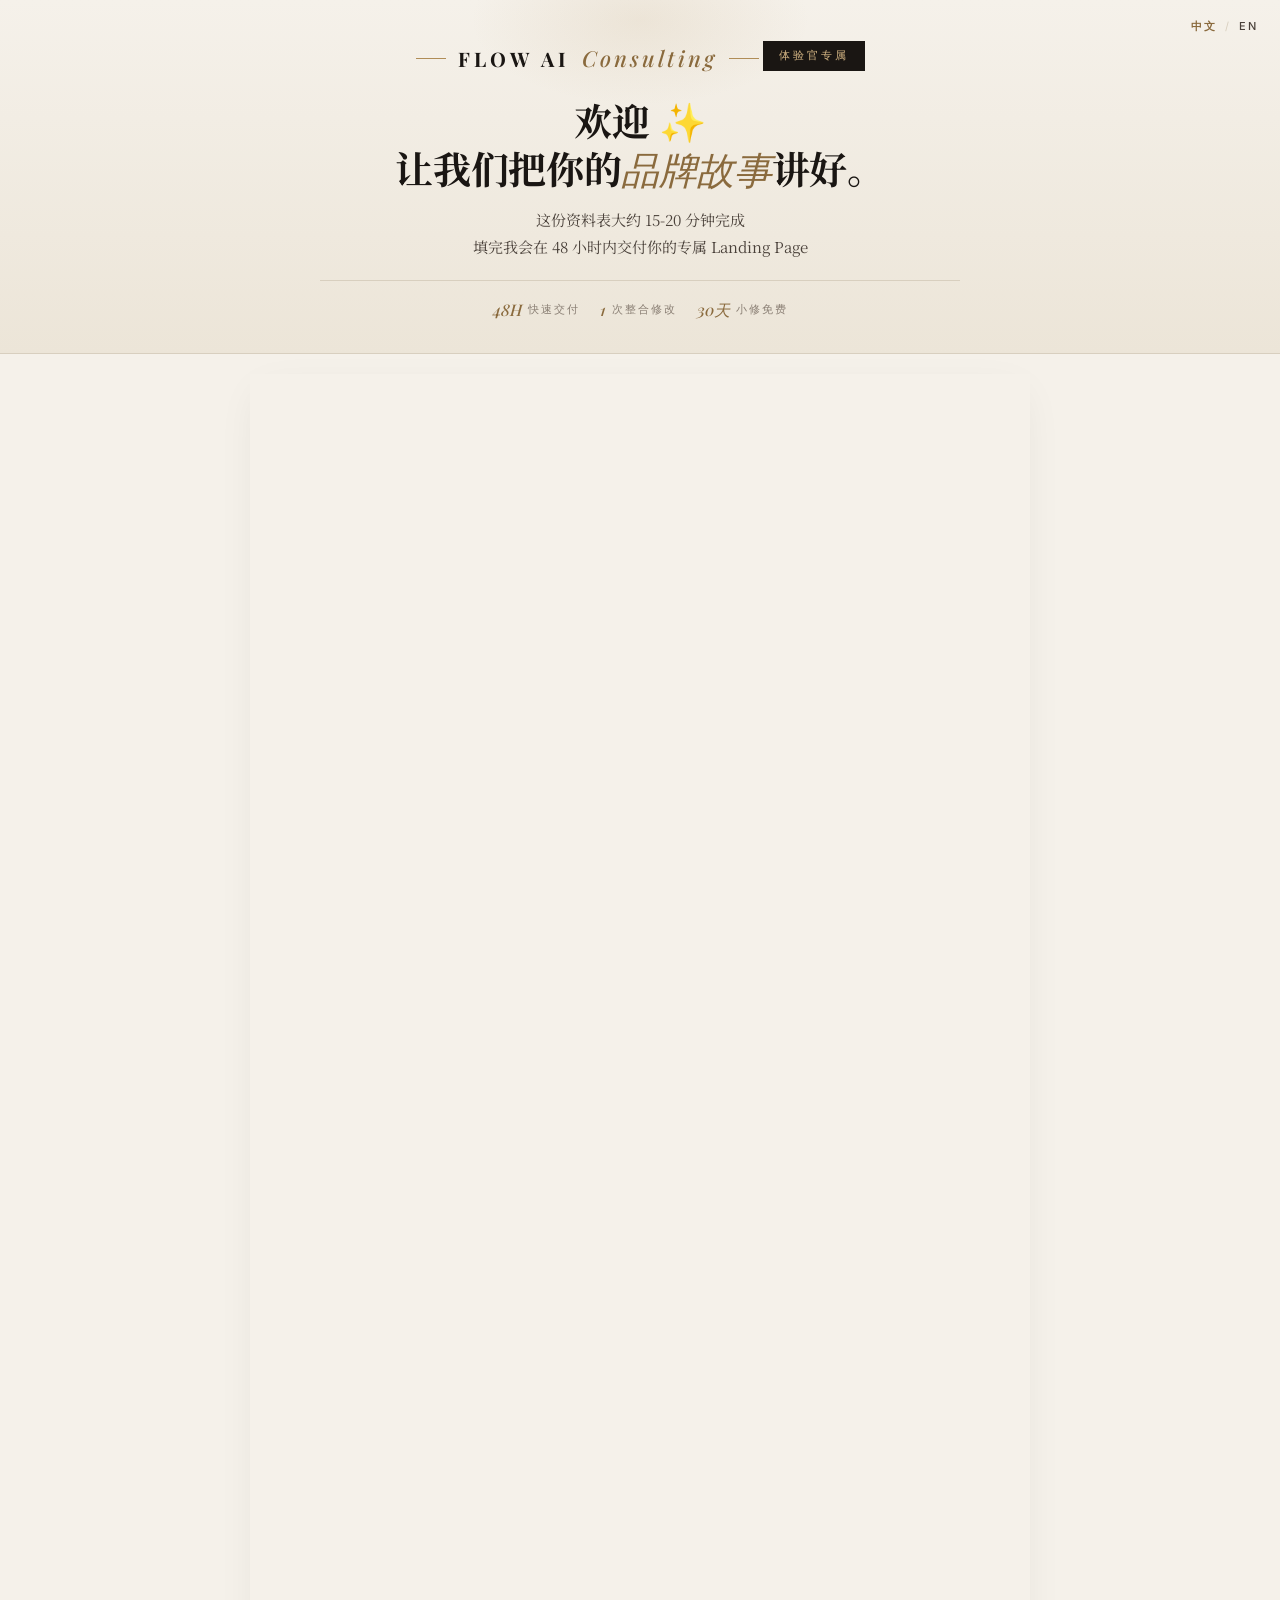
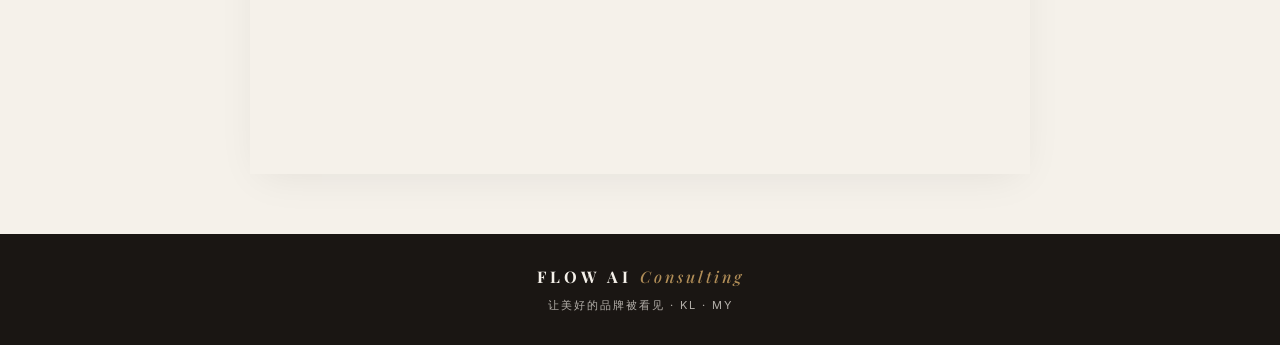
<file: start.html>
<!DOCTYPE html>
<html lang="zh-CN">
<head>
<meta charset="UTF-8">
<meta name="viewport" content="width=device-width, initial-scale=1.0">

<!-- ============================================ -->
<!-- SEO + 社交分享 META TAGS -->
<!-- ============================================ -->

<title>Flow AI · 资料收集表 ✨</title>
<meta name="description" content="欢迎成为 Flow AI 体验官 ✨ 填完资料后 48h 内交付你的专属 landing page。RM168 首批10位限定。">

<!-- hreflang -->
<link rel="alternate" hreflang="zh" href="https://flow-ai-landing.pages.dev/start">
<link rel="alternate" hreflang="en" href="https://flow-ai-landing.pages.dev/en/start">
<link rel="alternate" hreflang="x-default" href="https://flow-ai-landing.pages.dev/start">

<!-- Open Graph (WhatsApp / FB / LinkedIn) -->
<meta property="og:type" content="website">
<meta property="og:title" content="Flow AI · Landing Page 资料收集 ✨">
<meta property="og:description" content="欢迎体验官 ✨ 填完资料 · 48h 交付你的专属 landing page。">
<meta property="og:image" content="https://flow-ai-landing.pages.dev/assets/og-image-v2.jpg">
<meta property="og:image:width" content="1200">
<meta property="og:image:height" content="630">
<meta property="og:url" content="https://flow-ai-landing.pages.dev/start">
<meta property="og:site_name" content="Flow AI Consulting">
<meta property="og:locale" content="zh_CN">

<!-- Twitter / X -->
<meta name="twitter:card" content="summary_large_image">
<meta name="twitter:title" content="Flow AI · Landing Page 资料收集 ✨">
<meta name="twitter:description" content="欢迎体验官 ✨ 填完资料 · 48h 交付。">
<meta name="twitter:image" content="https://flow-ai-landing.pages.dev/assets/og-image-v2.jpg">

<!-- Fonts -->
<link rel="preconnect" href="https://fonts.googleapis.com">
<link rel="preconnect" href="https://fonts.gstatic.com" crossorigin>
<link href="https://fonts.googleapis.com/css2?family=Cormorant+Garamond:ital,wght@0,500;1,400;1,500&family=Noto+Serif+SC:wght@400;500;600;700&family=Playfair+Display:ital,wght@0,500;1,400;1,500&family=Inter:wght@400;500&display=swap" rel="stylesheet">

<style>
*{margin:0;padding:0;box-sizing:border-box}
:root{
  --bg:#f5f1ea;--bg-alt:#ece5d8;--ink:#1a1613;--ink-soft:#4a413a;
  --muted:#8a7f74;--gold:#b08d57;--gold-deep:#8a6a3d;--gold-light:#d4b584;
  --line:#d8cfbf;
}
html,body{min-height:100vh;background:var(--bg)}
body{font-family:'Noto Serif SC',sans-serif;color:var(--ink);line-height:1.6}

.top-brand{
  background:linear-gradient(180deg,var(--bg) 0%,var(--bg-alt) 100%);
  padding:40px 20px 30px;text-align:center;
  position:relative;overflow:hidden;
  border-bottom:1px solid var(--line);
}
.top-brand::before{
  content:'';position:absolute;top:-80px;left:50%;transform:translateX(-50%);
  width:400px;height:200px;
  background:radial-gradient(ellipse,rgba(176,141,87,.12),transparent 60%);
  pointer-events:none;
}
.brand-content{max-width:640px;margin:0 auto;position:relative;z-index:2}
.brand-logo{
  display:inline-flex;align-items:center;gap:12px;
  font-family:'Playfair Display',serif;font-style:italic;
  color:var(--gold-deep);font-size:22px;letter-spacing:3px;
  margin-bottom:20px;font-weight:500;
}
.brand-logo span{
  color:var(--ink);font-weight:700;letter-spacing:4px;
  font-style:normal;font-size:20px;
}
.brand-logo::before,.brand-logo::after{
  content:'';width:30px;height:1px;background:var(--gold);
}
.welcome-badge{
  display:inline-block;padding:6px 16px;
  background:var(--ink);color:var(--gold-light);
  font-family:'Inter',sans-serif;font-size:11px;
  letter-spacing:3px;text-transform:uppercase;font-weight:500;
  margin-bottom:20px;
}
.welcome-title{
  font-family:'Noto Serif SC',serif;font-weight:700;
  font-size:clamp(26px,4vw,38px);line-height:1.25;
  margin-bottom:14px;letter-spacing:-.01em;
}
.welcome-title em{
  font-family:'Playfair Display',serif;font-style:italic;
  color:var(--gold-deep);font-weight:500;
}
.welcome-sub{
  font-size:15px;color:var(--ink-soft);font-weight:400;
  line-height:1.8;max-width:500px;margin:0 auto 20px;
}
.welcome-meta{
  display:flex;justify-content:center;gap:20px;flex-wrap:wrap;
  padding-top:16px;border-top:1px solid var(--line);margin-top:20px;
}
.meta-item{
  font-family:'Inter',sans-serif;font-size:11px;
  letter-spacing:2px;color:var(--muted);text-transform:uppercase;
  display:inline-flex;align-items:center;gap:6px;
}
.meta-item strong{
  font-family:'Playfair Display',serif;font-style:italic;
  color:var(--gold-deep);font-size:16px;font-weight:500;letter-spacing:0;
}

.form-wrap{
  background:var(--bg);padding:20px 10px 60px;
  min-height:600px;position:relative;
}
.tally-iframe{
  width:100%;max-width:780px;margin:0 auto;display:block;
  border:none;background:transparent;min-height:1400px;
  box-shadow:0 10px 40px -10px rgba(26,22,19,.08);
}

.bottom-sig{
  background:var(--ink);color:rgba(245,241,234,.7);
  padding:30px 20px;text-align:center;
  font-family:'Inter',sans-serif;font-size:11px;letter-spacing:2px;
}
.bottom-sig .logo-s{
  font-family:'Playfair Display',serif;font-style:italic;
  color:var(--gold);font-size:16px;letter-spacing:3px;
  margin-bottom:8px;font-weight:500;
}
.bottom-sig .logo-s span{
  color:var(--bg);letter-spacing:4px;font-weight:700;
  font-style:normal;margin-right:8px;
}

.loading-overlay{
  position:absolute;inset:0;background:var(--bg);
  display:flex;align-items:center;justify-content:center;
  flex-direction:column;gap:20px;transition:opacity .5s;
}
.loading-overlay.hidden{opacity:0;pointer-events:none}
.spinner{
  width:30px;height:30px;
  border:2px solid var(--line);border-top:2px solid var(--gold-deep);
  border-radius:50%;animation:spin 0.8s linear infinite;
}
@keyframes spin{to{transform:rotate(360deg)}}
.loading-text{
  font-family:'Cormorant Garamond',serif;font-style:italic;
  color:var(--gold-deep);font-size:18px;letter-spacing:2px;
}

.lang-switcher{
  position:absolute;top:18px;right:22px;z-index:5;
  display:inline-flex;align-items:center;gap:8px;
  font-family:'Inter',sans-serif;font-size:11px;
  letter-spacing:2px;text-transform:uppercase;
}
.lang-switcher .lang-link{
  color:var(--ink-soft);text-decoration:none;
  transition:color .2s;font-weight:500;
}
.lang-switcher .lang-link:hover{color:var(--gold-deep)}
.lang-switcher .lang-link.active{color:var(--gold-deep);font-weight:600}
.lang-switcher .divider{color:var(--line)}

@media(max-width:600px){
  .brand-logo{font-size:18px;letter-spacing:2px}
  .brand-logo span{font-size:16px}
  .welcome-title{font-size:24px}
  .welcome-sub{font-size:14px}
  .welcome-meta{gap:14px}
  .lang-switcher{top:12px;right:14px;font-size:10px;letter-spacing:1.5px;gap:6px}
}
</style>
<script async src="https://tally.so/widgets/embed.js"></script>
</head>
<body>

<div class="top-brand">
  <div class="lang-switcher">
    <a href="/start" class="lang-link active">中文</a>
    <span class="divider">/</span>
    <a href="/en/start" class="lang-link">EN</a>
  </div>
  <div class="brand-content">
    <div class="brand-logo"><span>FLOW AI</span>Consulting</div>
    <div class="welcome-badge">体验官专属</div>
    <h1 class="welcome-title">
      欢迎 ✨<br>
      让我们把你的<em>品牌故事</em>讲好。
    </h1>
    <p class="welcome-sub">
      这份资料表大约 15-20 分钟完成<br>
      填完我会在 48 小时内交付你的专属 Landing Page
    </p>
    <div class="welcome-meta">
      <div class="meta-item"><strong>48h</strong> 快速交付</div>
      <div class="meta-item"><strong>1</strong> 次整合修改</div>
      <div class="meta-item"><strong>30天</strong> 小修免费</div>
    </div>
  </div>
</div>

<div class="form-wrap">
  <div class="loading-overlay" id="loadingOverlay">
    <div class="spinner"></div>
    <div class="loading-text">Loading your form...</div>
  </div>
  
  <iframe
    data-tally-src="https://tally.so/embed/VL9GYy?alignLeft=1&hideTitle=1&transparentBackground=1&dynamicHeight=1"
    class="tally-iframe"
    loading="lazy"
    width="100%"
    height="1400"
    frameborder="0"
    marginheight="0"
    marginwidth="0"
    title="Flow AI 资料收集表"
    onload="document.getElementById('loadingOverlay').classList.add('hidden')"
  ></iframe>
</div>

<div class="bottom-sig">
  <div class="logo-s"><span>FLOW AI</span>Consulting</div>
  <div>让美好的品牌被看见 · KL · MY</div>
</div>

<script>
setTimeout(()=>{
  const l = document.getElementById('loadingOverlay');
  if(l) l.classList.add('hidden');
},1500);
</script>

</body>
</html>
</file>
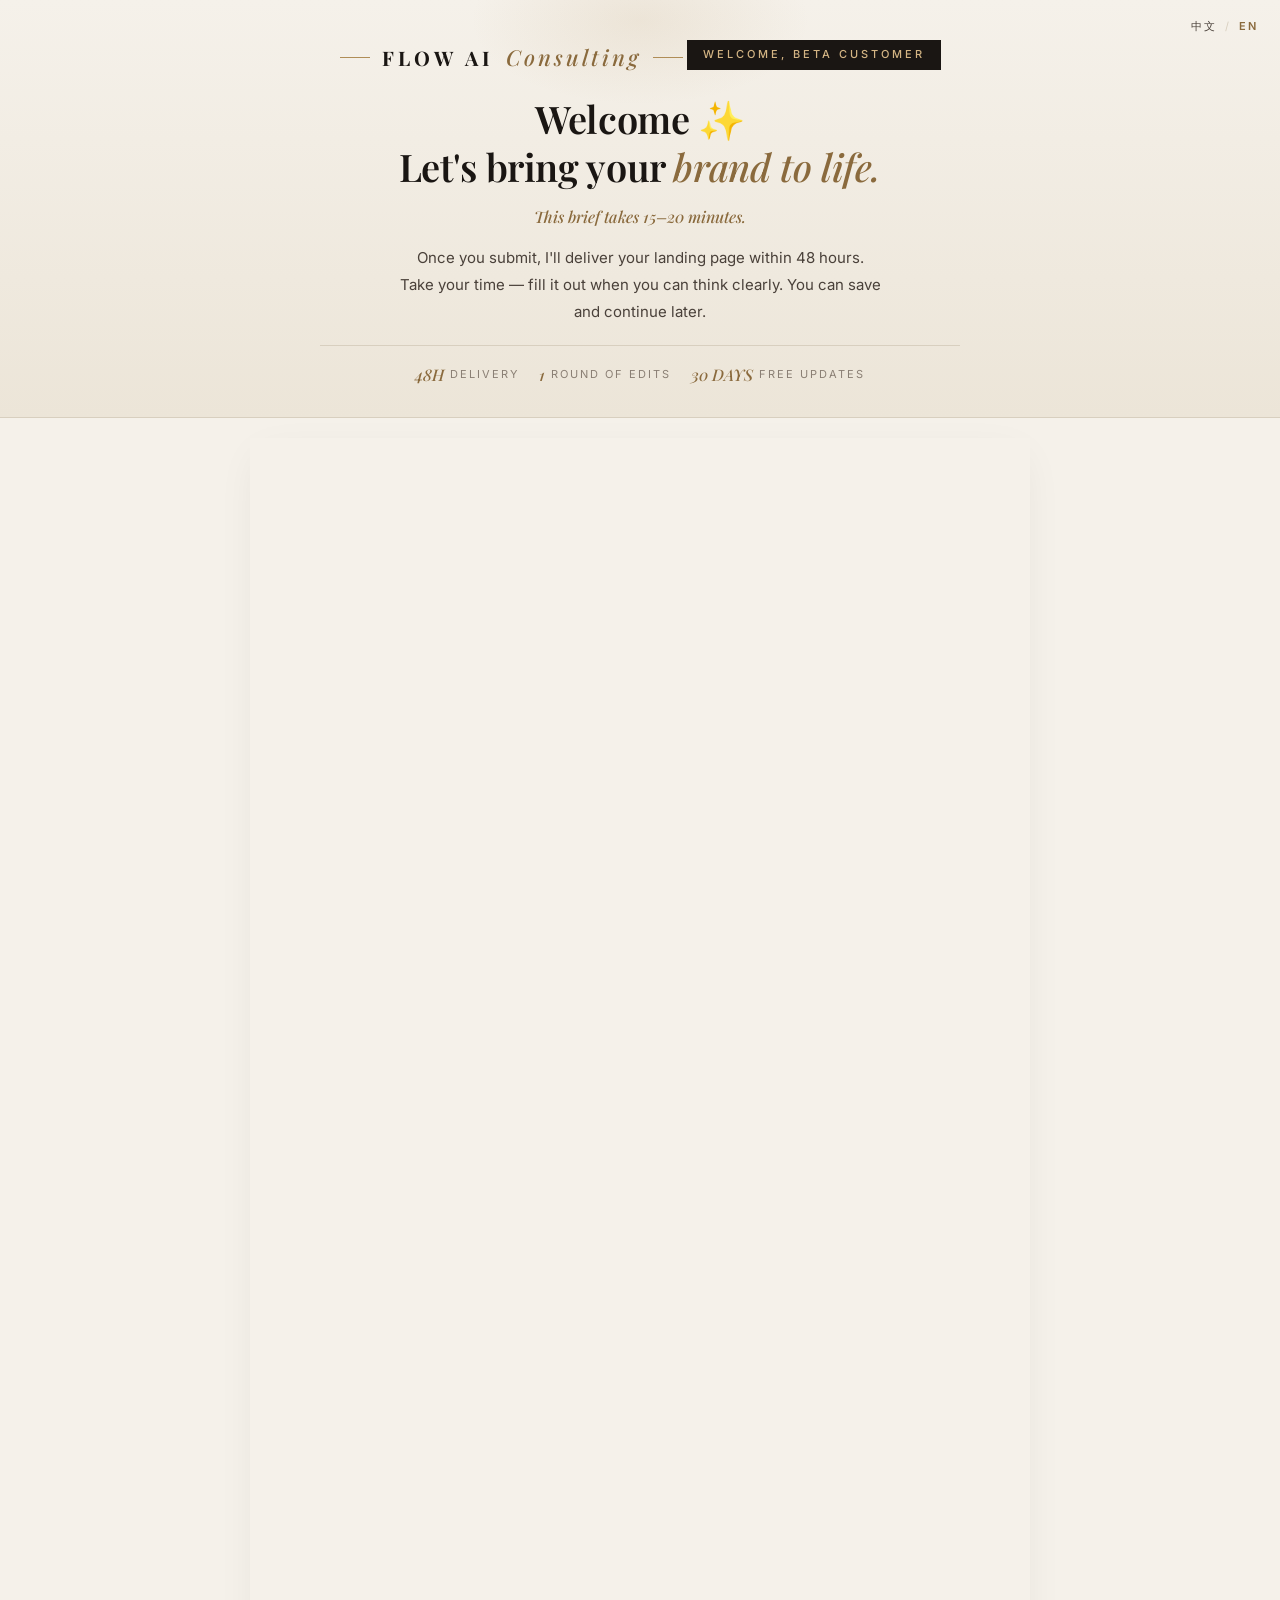
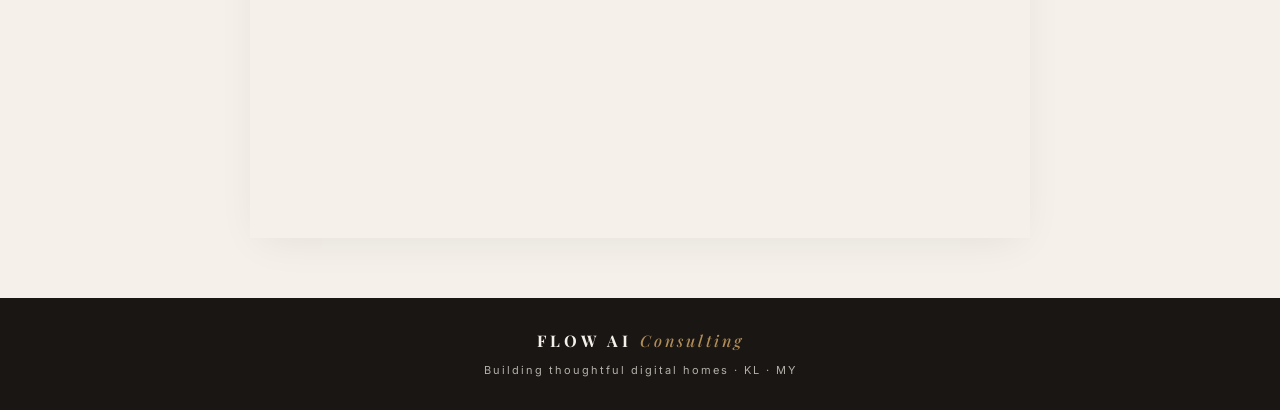
<file: en/start.html>
<!DOCTYPE html>
<html lang="en">
<head>
<meta charset="UTF-8">
<meta name="viewport" content="width=device-width, initial-scale=1.0">

<!-- ============================================ -->
<!-- SEO + Social Sharing META TAGS -->
<!-- ============================================ -->

<title>Welcome ✨ Let's Build Your Landing Page · Flow AI Consulting</title>
<meta name="description" content="You've made it official — welcome to Flow AI. Take 15 minutes to fill out this brief, and your landing page will be ready in 48 hours.">

<!-- hreflang -->
<link rel="alternate" hreflang="zh" href="https://flow-ai-landing.pages.dev/start">
<link rel="alternate" hreflang="en" href="https://flow-ai-landing.pages.dev/en/start">
<link rel="alternate" hreflang="x-default" href="https://flow-ai-landing.pages.dev/start">

<!-- Open Graph -->
<meta property="og:type" content="website">
<meta property="og:title" content="Flow AI · Landing Page Brief ✨">
<meta property="og:description" content="Welcome to the beta ✨ Fill the brief · Your landing page in 48 hours.">
<meta property="og:image" content="https://flow-ai-landing.pages.dev/assets/og-image-v2.jpg">
<meta property="og:image:width" content="1200">
<meta property="og:image:height" content="630">
<meta property="og:url" content="https://flow-ai-landing.pages.dev/en/start">
<meta property="og:site_name" content="Flow AI Consulting">
<meta property="og:locale" content="en_US">
<meta property="og:locale:alternate" content="zh_CN">

<!-- Twitter -->
<meta name="twitter:card" content="summary_large_image">
<meta name="twitter:title" content="Flow AI · Landing Page Brief ✨">
<meta name="twitter:description" content="Welcome to the beta ✨ Fill the brief · 48h delivery.">
<meta name="twitter:image" content="https://flow-ai-landing.pages.dev/assets/og-image-v2.jpg">

<!-- Fonts -->
<link rel="preconnect" href="https://fonts.googleapis.com">
<link rel="preconnect" href="https://fonts.gstatic.com" crossorigin>
<link href="https://fonts.googleapis.com/css2?family=Cormorant+Garamond:ital,wght@0,500;1,400;1,500&family=Noto+Serif+SC:wght@400;500;600;700&family=Playfair+Display:ital,wght@0,500;0,600;1,400;1,500&family=Inter:wght@400;500&display=swap" rel="stylesheet">

<style>
*{margin:0;padding:0;box-sizing:border-box}
:root{
  --bg:#f5f1ea;--bg-alt:#ece5d8;--ink:#1a1613;--ink-soft:#4a413a;
  --muted:#8a7f74;--gold:#b08d57;--gold-deep:#8a6a3d;--gold-light:#d4b584;
  --line:#d8cfbf;
}
html,body{min-height:100vh;background:var(--bg)}
body{font-family:'Inter',sans-serif;color:var(--ink);line-height:1.6}

.top-brand{
  background:linear-gradient(180deg,var(--bg) 0%,var(--bg-alt) 100%);
  padding:40px 20px 30px;text-align:center;
  position:relative;overflow:hidden;
  border-bottom:1px solid var(--line);
}
.top-brand::before{
  content:'';position:absolute;top:-80px;left:50%;transform:translateX(-50%);
  width:400px;height:200px;
  background:radial-gradient(ellipse,rgba(176,141,87,.12),transparent 60%);
  pointer-events:none;
}
.brand-content{max-width:640px;margin:0 auto;position:relative;z-index:2}
.brand-logo{
  display:inline-flex;align-items:center;gap:12px;
  font-family:'Playfair Display',serif;font-style:italic;
  color:var(--gold-deep);font-size:22px;letter-spacing:3px;
  margin-bottom:20px;font-weight:500;
}
.brand-logo span{
  color:var(--ink);font-weight:700;letter-spacing:4px;
  font-style:normal;font-size:20px;
}
.brand-logo::before,.brand-logo::after{
  content:'';width:30px;height:1px;background:var(--gold);
}
.welcome-badge{
  display:inline-block;padding:6px 16px;
  background:var(--ink);color:var(--gold-light);
  font-family:'Inter',sans-serif;font-size:11px;
  letter-spacing:3px;text-transform:uppercase;font-weight:500;
  margin-bottom:20px;
}
.welcome-title{
  font-family:'Playfair Display',serif;font-weight:600;
  font-size:clamp(26px,4vw,38px);line-height:1.25;
  margin-bottom:14px;letter-spacing:-.01em;
}
.welcome-title em{
  font-family:'Playfair Display',serif;font-style:italic;
  color:var(--gold-deep);font-weight:500;
}
.welcome-tagline{
  font-family:'Playfair Display',serif;font-style:italic;
  color:var(--gold-deep);font-size:16px;margin-bottom:14px;
  font-weight:500;
}
.welcome-sub{
  font-size:15px;color:var(--ink-soft);font-weight:400;
  line-height:1.8;max-width:500px;margin:0 auto 20px;
}
.welcome-meta{
  display:flex;justify-content:center;gap:20px;flex-wrap:wrap;
  padding-top:16px;border-top:1px solid var(--line);margin-top:20px;
}
.meta-item{
  font-family:'Inter',sans-serif;font-size:11px;
  letter-spacing:2px;color:var(--muted);text-transform:uppercase;
  display:inline-flex;align-items:center;gap:6px;
}
.meta-item strong{
  font-family:'Playfair Display',serif;font-style:italic;
  color:var(--gold-deep);font-size:16px;font-weight:500;letter-spacing:0;
}

.form-wrap{
  background:var(--bg);padding:20px 10px 60px;
  min-height:600px;position:relative;
}
.tally-iframe{
  width:100%;max-width:780px;margin:0 auto;display:block;
  border:none;background:transparent;min-height:1400px;
  box-shadow:0 10px 40px -10px rgba(26,22,19,.08);
}

.bottom-sig{
  background:var(--ink);color:rgba(245,241,234,.7);
  padding:30px 20px;text-align:center;
  font-family:'Inter',sans-serif;font-size:11px;letter-spacing:2px;
}
.bottom-sig .logo-s{
  font-family:'Playfair Display',serif;font-style:italic;
  color:var(--gold);font-size:16px;letter-spacing:3px;
  margin-bottom:8px;font-weight:500;
}
.bottom-sig .logo-s span{
  color:var(--bg);letter-spacing:4px;font-weight:700;
  font-style:normal;margin-right:8px;
}

.loading-overlay{
  position:absolute;inset:0;background:var(--bg);
  display:flex;align-items:center;justify-content:center;
  flex-direction:column;gap:20px;transition:opacity .5s;
}
.loading-overlay.hidden{opacity:0;pointer-events:none}
.spinner{
  width:30px;height:30px;
  border:2px solid var(--line);border-top:2px solid var(--gold-deep);
  border-radius:50%;animation:spin 0.8s linear infinite;
}
@keyframes spin{to{transform:rotate(360deg)}}
.loading-text{
  font-family:'Cormorant Garamond',serif;font-style:italic;
  color:var(--gold-deep);font-size:18px;letter-spacing:2px;
}

.lang-switcher{
  position:absolute;top:18px;right:22px;z-index:5;
  display:inline-flex;align-items:center;gap:8px;
  font-family:'Inter',sans-serif;font-size:11px;
  letter-spacing:2px;text-transform:uppercase;
}
.lang-switcher .lang-link{
  color:var(--ink-soft);text-decoration:none;
  transition:color .2s;font-weight:500;
}
.lang-switcher .lang-link:hover{color:var(--gold-deep)}
.lang-switcher .lang-link.active{color:var(--gold-deep);font-weight:600}
.lang-switcher .divider{color:var(--line)}

@media(max-width:600px){
  .brand-logo{font-size:18px;letter-spacing:2px}
  .brand-logo span{font-size:16px}
  .welcome-title{font-size:24px}
  .welcome-sub{font-size:14px}
  .welcome-meta{gap:14px}
  .lang-switcher{top:12px;right:14px;font-size:10px;letter-spacing:1.5px;gap:6px}
}
</style>
<script async src="https://tally.so/widgets/embed.js"></script>
</head>
<body>

<div class="top-brand">
  <div class="lang-switcher">
    <a href="/start" class="lang-link">中文</a>
    <span class="divider">/</span>
    <a href="/en/start" class="lang-link active">EN</a>
  </div>
  <div class="brand-content">
    <div class="brand-logo"><span>FLOW AI</span>Consulting</div>
    <div class="welcome-badge">Welcome, Beta Customer</div>
    <h1 class="welcome-title">
      Welcome ✨<br>
      Let's bring your <em>brand to life.</em>
    </h1>
    <div class="welcome-tagline">This brief takes 15–20 minutes.</div>
    <p class="welcome-sub">
      Once you submit, I'll deliver your landing page within 48 hours.<br>
      Take your time — fill it out when you can think clearly. You can save and continue later.
    </p>
    <div class="welcome-meta">
      <div class="meta-item"><strong>48h</strong> Delivery</div>
      <div class="meta-item"><strong>1</strong> Round of edits</div>
      <div class="meta-item"><strong>30 days</strong> Free updates</div>
    </div>
  </div>
</div>

<div class="form-wrap">
  <div class="loading-overlay" id="loadingOverlay">
    <div class="spinner"></div>
    <div class="loading-text">Loading your form...</div>
  </div>

  <iframe
    data-tally-src="https://tally.so/embed/kdOEye?alignLeft=1&hideTitle=1&transparentBackground=1&dynamicHeight=1"
    class="tally-iframe"
    loading="lazy"
    width="100%"
    height="1400"
    frameborder="0"
    marginheight="0"
    marginwidth="0"
    title="Flow AI Brief"
    onload="document.getElementById('loadingOverlay').classList.add('hidden')"
  ></iframe>
</div>

<div class="bottom-sig">
  <div class="logo-s"><span>FLOW AI</span>Consulting</div>
  <div>Building thoughtful digital homes · KL · MY</div>
</div>

<script>
setTimeout(()=>{
  const l = document.getElementById('loadingOverlay');
  if(l) l.classList.add('hidden');
},1500);
</script>

</body>
</html>
</file>
<file: css/styles.css>
:root{
  --bg:#f5f1ea;--bg-alt:#ece5d8;--bg-deep:#e4dcc9;
  --ink:#1a1613;--ink-soft:#4a413a;--muted:#8a7f74;
  --gold:#b08d57;--gold-deep:#8a6a3d;--gold-light:#d4b584;
  --line:#d8cfbf;--accent:#c2392a;--rose:#d4a39a;
}
*{margin:0;padding:0;box-sizing:border-box}
html{scroll-behavior:smooth}
body{font-family:'Noto Serif SC',serif;background:var(--bg);color:var(--ink);line-height:1.6;font-weight:400;overflow-x:hidden}
body::before{content:'';position:fixed;inset:0;pointer-events:none;z-index:1;opacity:.4;background-image:url("data:image/svg+xml,%3Csvg viewBox='0 0 200 200' xmlns='http://www.w3.org/2000/svg'%3E%3Cfilter id='n'%3E%3CfeTurbulence type='fractalNoise' baseFrequency='0.9' numOctaves='2'/%3E%3CfeColorMatrix values='0 0 0 0 0.1 0 0 0 0 0.08 0 0 0 0 0.05 0 0 0 0 0.08 0'/%3E%3C/filter%3E%3Crect width='100%25' height='100%25' filter='url(%23n)'/%3E%3C/svg%3E")}
.container{max-width:1200px;margin:0 auto;padding:0 24px;position:relative;z-index:2}

nav{position:fixed;top:0;left:0;right:0;padding:16px 20px;background:rgba(245,241,234,.88);backdrop-filter:blur(14px);-webkit-backdrop-filter:blur(14px);z-index:100;border-bottom:1px solid rgba(216,207,191,.4)}
nav .inner{max-width:1200px;margin:0 auto;display:flex;justify-content:space-between;align-items:center}
.logo{display:flex;align-items:center}
.logo-full{height:46px;width:auto;display:block}
@media(max-width:500px){.logo-full{height:40px}}
.nav-cta{font-family:'Inter',sans-serif;font-size:11px;letter-spacing:2px;text-transform:uppercase;padding:10px 18px;background:var(--ink);color:var(--bg);text-decoration:none;transition:all .3s}
.nav-cta:hover{background:var(--gold-deep)}

/* ============ HERO ============ */
.hero{min-height:100vh;padding:110px 0 60px;display:flex;align-items:center;position:relative;overflow:hidden}
.hero::before{content:'';position:absolute;top:-200px;right:-200px;width:600px;height:600px;background:radial-gradient(circle,rgba(176,141,87,.18),transparent 60%);pointer-events:none;z-index:1}
.hero::after{content:'';position:absolute;bottom:-100px;left:-100px;width:400px;height:400px;background:radial-gradient(circle,rgba(212,163,154,.12),transparent 60%);pointer-events:none;z-index:1}

.hero-grid{display:grid;grid-template-columns:1fr;gap:40px;align-items:center;position:relative;z-index:3}
@media(min-width:900px){.hero-grid{grid-template-columns:1.15fr .85fr;gap:60px}}

/* 红章印戳 */
.seal{
  display:inline-flex;align-items:center;gap:10px;
  padding:8px 16px;
  background:var(--accent);color:#fff;
  font-family:'Inter',sans-serif;font-size:11px;
  letter-spacing:3px;text-transform:uppercase;font-weight:500;
  margin-bottom:20px;
  position:relative;
}
.seal::before{
  content:'●';color:#fff;font-size:8px;animation:pulse 1.6s infinite;
}
@keyframes pulse{0%,100%{opacity:1}50%{opacity:.3}}

h1.hero-title{
  font-family:'Noto Serif SC',serif;
  font-size:clamp(44px,7.5vw,88px);
  font-weight:700;line-height:1;letter-spacing:-.02em;
  margin-bottom:20px;
}
h1.hero-title .big{
  font-family:'Playfair Display',serif;
  font-size:clamp(56px,9vw,120px);
  font-style:italic;font-weight:500;
  color:var(--gold-deep);display:block;line-height:.95;
  margin:4px 0;
}
h1.hero-title .u{
  position:relative;display:inline-block;
}
h1.hero-title .u::after{
  content:'';position:absolute;left:0;right:0;bottom:4px;height:14px;
  background:linear-gradient(90deg,var(--gold-light),var(--gold));
  opacity:.45;z-index:-1;
}

.hero-sub{
  font-size:17px;color:var(--ink-soft);max-width:500px;
  margin-bottom:28px;font-weight:400;line-height:1.7;
}

.hero-pills{
  display:flex;flex-wrap:wrap;gap:8px;margin-bottom:36px;
}
.pill{
  padding:8px 14px;background:var(--bg-alt);
  font-size:13px;color:var(--ink-soft);
  border:1px solid var(--line);
  display:inline-flex;align-items:center;gap:6px;
}
.pill::before{content:'✓';color:var(--gold-deep);font-weight:600}

.btn-row{display:flex;flex-wrap:wrap;gap:12px}
.btn-primary{display:inline-flex;align-items:center;gap:10px;background:var(--ink);color:var(--bg);padding:18px 28px;font-family:'Inter',sans-serif;font-size:13px;letter-spacing:2px;text-transform:uppercase;text-decoration:none;transition:all .3s}
.btn-primary::after{content:'→';font-size:18px;transition:transform .3s}
.btn-primary:hover{background:var(--gold-deep)}
.btn-primary:hover::after{transform:translateX(4px)}
.btn-ghost{display:inline-flex;align-items:center;gap:10px;color:var(--ink);padding:18px 28px;font-family:'Inter',sans-serif;font-size:13px;letter-spacing:2px;text-transform:uppercase;text-decoration:none;border:1px solid var(--ink);transition:all .3s}
.btn-ghost:hover{background:var(--ink);color:var(--bg)}

/* PRICE CARD - 视觉化大价格 */
.price-card{
  background:linear-gradient(180deg,var(--bg-alt) 0%,#e4dcc9 100%);
  padding:40px 32px;position:relative;
  border:1px solid var(--line);
  box-shadow:0 20px 60px -20px rgba(26,22,19,.15);
  overflow:hidden;
}
.price-card::before{content:'';position:absolute;top:0;left:0;right:0;height:4px;background:linear-gradient(90deg,var(--gold),var(--gold-deep),var(--gold))}
/* stamp decoration */
.price-card::after{
  content:'';position:absolute;top:16px;right:16px;
  width:70px;height:70px;
  border:2px solid var(--accent);border-radius:50%;
  background-image:url("data:image/svg+xml,%3Csvg xmlns='http://www.w3.org/2000/svg' viewBox='0 0 100 100'%3E%3Ctext x='50' y='45' text-anchor='middle' font-family='serif' font-style='italic' font-size='14' fill='%23c2392a'%3ELimited%3C/text%3E%3Ctext x='50' y='62' text-anchor='middle' font-family='serif' font-style='italic' font-size='20' font-weight='600' fill='%23c2392a'%3E10%3C/text%3E%3C/svg%3E");
  background-repeat:no-repeat;background-position:center;
  transform:rotate(-8deg);opacity:.85;
}

.price-tag-top{
  display:inline-block;padding:4px 12px;background:var(--ink);color:var(--gold-light);
  font-family:'Inter',sans-serif;font-size:10px;letter-spacing:3px;text-transform:uppercase;
  margin-bottom:20px;
}
.tier-name{font-family:'Cormorant Garamond',serif;font-style:italic;font-size:28px;color:var(--ink);line-height:1;margin-bottom:4px}
.tier-sub{font-family:'Inter',sans-serif;font-size:11px;letter-spacing:2px;color:var(--muted);margin-bottom:24px;text-transform:uppercase}

.price-big{
  display:flex;align-items:flex-end;gap:12px;margin-bottom:8px;
}
.price-big .rm{
  font-family:'Inter',sans-serif;font-size:22px;font-weight:500;
  color:var(--gold-deep);margin-bottom:16px;
}
.price-big .num{
  font-family:'Playfair Display',serif;
  font-size:100px;line-height:.85;font-weight:500;
  color:var(--ink);font-style:italic;
}
.price-big .per{
  font-family:'Cormorant Garamond',serif;font-style:italic;
  font-size:16px;color:var(--muted);margin-bottom:14px;
}

.price-strike{
  font-family:'Cormorant Garamond',serif;font-style:italic;font-size:16px;
  color:var(--muted);margin-bottom:24px;
}
.price-strike s{color:var(--accent);margin-right:8px}

.price-benefits{
  list-style:none;display:grid;grid-template-columns:1fr 1fr;gap:10px;
  padding:20px 0;border-top:1px solid var(--line);border-bottom:1px solid var(--line);
  margin-bottom:20px;
}
.price-benefits li{
  font-size:12px;color:var(--ink-soft);
  display:flex;align-items:center;gap:6px;
}
.price-benefits li::before{content:'◆';color:var(--gold);font-size:8px;flex-shrink:0}

.slots-bar{
  display:flex;align-items:center;gap:12px;
  padding:14px 16px;background:var(--ink);color:var(--bg);
}
.slots-bar .dots{display:flex;gap:4px}
.slots-bar .dot{width:10px;height:10px;border-radius:50%;background:var(--gold)}
.slots-bar .dot.taken{background:rgba(245,241,234,.2)}
.slots-bar .label{
  font-family:'Inter',sans-serif;font-size:11px;letter-spacing:2px;text-transform:uppercase;
  margin-left:auto;
}
.slots-bar .label strong{color:var(--gold);font-family:'Playfair Display',serif;font-style:italic;font-size:14px;margin-right:4px}

/* ============ STATS BAR after hero ============ */
.stats-bar{
  background:var(--ink);color:var(--bg);
  padding:32px 0;
  position:relative;z-index:3;
}
.stats-bar .inner{
  max-width:1200px;margin:0 auto;padding:0 24px;
  display:grid;grid-template-columns:repeat(2,1fr);gap:20px;
}
@media(min-width:700px){.stats-bar .inner{grid-template-columns:repeat(4,1fr)}}
.stat-b{text-align:center;padding:0 10px;position:relative}
.stat-b:not(:last-child)::after{
  content:'';position:absolute;right:0;top:15%;bottom:15%;width:1px;
  background:rgba(245,241,234,.15);
}
.stat-b .n{
  font-family:'Playfair Display',serif;font-style:italic;
  font-size:44px;font-weight:500;color:var(--gold);line-height:1;
  display:block;
}
.stat-b .n .unit{font-size:18px;margin-left:2px}
.stat-b .l{
  font-family:'Inter',sans-serif;font-size:10px;letter-spacing:2px;
  text-transform:uppercase;color:rgba(245,241,234,.6);margin-top:8px;display:block;
}

/* ============ SECTION SHARED ============ */
section{padding:90px 0;position:relative}
.section-label{font-family:'Inter',sans-serif;font-size:11px;letter-spacing:4px;text-transform:uppercase;color:var(--gold-deep);margin-bottom:16px;display:inline-flex;align-items:center;gap:12px}
.section-label::after{content:'';width:24px;height:1px;background:var(--gold)}
.section-title{
  font-family:'Noto Serif SC',serif;
  font-size:clamp(32px,5vw,56px);
  font-weight:600;line-height:1.15;margin-bottom:16px;max-width:820px;
  letter-spacing:-.01em;
}
.section-title em{font-family:'Playfair Display',serif;font-style:italic;color:var(--gold-deep);font-weight:500}
.section-title .big-n{
  font-family:'Playfair Display',serif;font-size:1.3em;font-style:italic;
  color:var(--accent);font-weight:500;display:inline-block;vertical-align:-8px;margin:0 4px;
}
.section-intro{font-size:16px;color:var(--ink-soft);max-width:580px;line-height:1.8;font-weight:400;margin-bottom:50px}

/* ============ PAIN POINT (新增) ============ */
.pain{background:var(--bg-alt);position:relative;overflow:hidden;padding:80px 0}
.pain::before{
  content:'?';position:absolute;top:30px;right:10%;
  font-family:'Playfair Display',serif;font-style:italic;
  font-size:400px;color:var(--gold);opacity:.04;line-height:.8;
  pointer-events:none;
}
.pain-title{
  font-family:'Noto Serif SC',serif;
  font-size:clamp(28px,4.5vw,46px);font-weight:600;
  line-height:1.3;max-width:820px;margin-bottom:40px;
}
.pain-title em{font-family:'Playfair Display',serif;font-style:italic;color:var(--accent);font-weight:500}
.pain-list{display:grid;grid-template-columns:1fr;gap:14px;max-width:820px}
@media(min-width:700px){.pain-list{grid-template-columns:repeat(2,1fr)}}
.pain-item{
  padding:18px 22px;background:var(--bg);border-left:3px solid var(--accent);
  font-size:15px;color:var(--ink);font-weight:500;
  display:flex;align-items:center;gap:12px;
}
.pain-item::before{
  content:'—';color:var(--accent);font-size:18px;font-weight:600;
}

/* ============ WHY / Solution ============ */
.why{background:var(--bg);position:relative;overflow:hidden}
.why-grid{display:grid;grid-template-columns:1fr;gap:20px}
@media(min-width:700px){.why-grid{grid-template-columns:repeat(3,1fr)}}
.why-card{
  background:var(--bg-alt);padding:36px 28px;
  position:relative;overflow:hidden;
  transition:all .4s ease;border:1px solid transparent;
}
.why-card:hover{transform:translateY(-6px);border-color:var(--gold);background:var(--bg)}
.why-card::after{
  content:'';position:absolute;bottom:-30px;right:-30px;width:100px;height:100px;
  background:radial-gradient(circle,rgba(176,141,87,.15),transparent 70%);
  transition:all .4s;
}
.why-icon-wrap{
  width:56px;height:56px;margin-bottom:20px;
  display:flex;align-items:center;justify-content:center;
  background:var(--bg);border:1px solid var(--gold);
  position:relative;
}
.why-icon-wrap svg{width:26px;height:26px;color:var(--gold-deep)}
.why-num-big{
  position:absolute;top:24px;right:28px;
  font-family:'Playfair Display',serif;font-style:italic;
  font-size:56px;color:var(--gold);opacity:.3;line-height:.9;font-weight:500;
}
.why-card h3{font-family:'Noto Serif SC',serif;font-size:22px;font-weight:600;margin-bottom:10px;line-height:1.3}
.why-card h3 em{font-family:'Playfair Display',serif;font-style:italic;color:var(--gold-deep);font-weight:500}
.why-card p{font-size:14px;color:var(--ink-soft);font-weight:400;line-height:1.7}

/* ============ SHOWCASE ============ */
.showcase{background:var(--bg-alt);position:relative}

.featured-case{
  background:var(--ink);color:var(--bg);
  margin-bottom:60px;
  display:grid;grid-template-columns:1fr;
  position:relative;overflow:hidden;
  border:1px solid var(--gold-deep);
}
@media(min-width:900px){.featured-case{grid-template-columns:1fr 1fr}}

.featured-visual{
  padding:40px 30px;
  background:linear-gradient(135deg,#2a1f16 0%,#1a1410 100%);
  position:relative;min-height:440px;
  display:flex;align-items:center;justify-content:center;
  overflow:hidden;
}
.featured-visual::before{content:'';position:absolute;inset:0;background:radial-gradient(circle at 70% 30%,rgba(212,165,116,.2),transparent 60%)}
.featured-visual::after{content:'';position:absolute;bottom:-80px;left:-80px;width:260px;height:260px;background:radial-gradient(circle,rgba(212,163,154,.08),transparent 70%)}

.devices{position:relative;width:100%;max-width:360px;display:flex;align-items:center;justify-content:center;z-index:2}

.device-desktop{width:320px;background:#f5f1ea;box-shadow:0 30px 60px -15px rgba(0,0,0,.5);transform:rotate(-3deg) translateX(-10px);border:1px solid rgba(212,165,116,.3);position:relative;z-index:1}
.device-desktop::after{content:'';position:absolute;top:100%;left:20%;right:20%;height:12px;background:#0a0806;border-radius:0 0 8px 8px}
.device-bar{height:22px;background:#e4dcc9;display:flex;align-items:center;padding:0 10px;gap:5px;border-bottom:1px solid rgba(212,165,116,.2)}
.device-bar span{width:7px;height:7px;border-radius:50%;background:#b08d57;opacity:.6}
.device-bar .url{flex:1;background:#f5f1ea;margin-left:10px;padding:2px 10px;font-family:'Inter',sans-serif;font-size:8px;color:#8a7f74;border-radius:3px;text-align:center}
.device-screen{padding:0;background:linear-gradient(180deg,#faf6ee,#ede2cc);color:#1a1410;min-height:280px}
.gms-d-nav{display:flex;justify-content:space-between;align-items:center;padding:10px 14px;border-bottom:1px solid rgba(176,141,87,.15)}
.gms-d-logo{font-family:'Cormorant Garamond',serif;font-size:11px;font-weight:500;letter-spacing:2px;color:#1a1410}
.gms-d-logo em{font-style:italic;color:#b08d57;font-weight:400;margin-left:4px}
.gms-d-menu{display:flex;gap:10px;font-family:'Inter',sans-serif;font-size:6px;letter-spacing:1.5px;color:#5a4e40;text-transform:uppercase}
.gms-d-hero{padding:20px 14px 16px;text-align:center;position:relative}
.gms-d-hero::before{content:'';position:absolute;top:10px;right:10px;width:40px;height:40px;border:1px solid rgba(176,141,87,.3);border-radius:50%}
.gms-d-tag{font-family:'Inter',sans-serif;font-size:6.5px;letter-spacing:3px;color:#8a6a3d;margin-bottom:8px}
.gms-d-title{font-family:'Playfair Display',serif;font-size:32px;line-height:1;font-weight:400;margin-bottom:8px;color:#1a1410}
.gms-d-title em{font-style:italic;color:#b08d57;font-weight:500}
.gms-d-sub{font-size:7.5px;color:#5a4e40;margin-bottom:12px;letter-spacing:1px}
.gms-d-btn{display:inline-block;padding:7px 14px;background:#1a1410;color:#faf6ee;font-size:7px;letter-spacing:2px;font-family:'Inter',sans-serif}
.gms-d-services{display:grid;grid-template-columns:repeat(2,1fr);gap:1px;background:rgba(176,141,87,.15);padding:1px}
.gms-d-s{background:#faf6ee;padding:10px 8px;font-family:'Cormorant Garamond',serif;font-size:10px;color:#1a1410;display:flex;align-items:center;gap:8px;font-style:italic}
.gms-d-s span{font-family:'Playfair Display',serif;font-style:italic;font-size:16px;color:#b08d57;font-weight:500}

.device-mobile{width:105px;background:#1a1410;border-radius:14px;padding:4px;box-shadow:0 20px 40px -10px rgba(0,0,0,.6);transform:rotate(6deg) translateX(30px) translateY(20px);position:absolute;right:-5px;z-index:2;border:1px solid rgba(212,165,116,.4)}
.mobile-notch{width:30px;height:5px;background:#0a0806;border-radius:3px;margin:0 auto 3px}
.mobile-screen{background:linear-gradient(180deg,#faf6ee,#ede2cc);border-radius:10px;padding:14px 10px;min-height:180px;color:#1a1410;position:relative;overflow:hidden}
.gms-m-tag{font-family:'Inter',sans-serif;font-size:5px;letter-spacing:2px;color:#8a6a3d;text-align:center;margin-bottom:6px}
.gms-m-title{font-family:'Playfair Display',serif;font-size:20px;line-height:.95;text-align:center;font-weight:400;margin-bottom:8px}
.gms-m-title em{font-style:italic;color:#b08d57}
.gms-m-img{height:40px;background:linear-gradient(135deg,#c9a27a,#8a6a3d);margin-bottom:8px;position:relative;overflow:hidden}
.gms-m-img::after{content:'👜';position:absolute;inset:0;display:flex;align-items:center;justify-content:center;font-size:22px;opacity:.6}
.gms-m-btn{background:#1a1410;color:#faf6ee;text-align:center;padding:5px;font-size:5.5px;letter-spacing:1.5px;margin-bottom:8px}
.gms-m-grid{display:grid;grid-template-columns:1fr 1fr;gap:3px}
.gms-m-grid>div{aspect-ratio:1;background:linear-gradient(135deg,#c9a27a,#8a6a3d)}
.gms-m-grid>div:nth-child(2){background:linear-gradient(135deg,#8a6a4a,#5a4028)}
.gms-m-grid>div:nth-child(3){background:linear-gradient(135deg,#b88e60,#8a6a3d)}
.gms-m-grid>div:nth-child(4){background:linear-gradient(135deg,#d4b896,#b89068)}

/* Lynn Fae mockup — same frame, palette echoes the real lynnfae-legacy site (warm cream + deep evergreen + gold) */
.lf-d-nav{display:flex;justify-content:space-between;align-items:center;padding:10px 14px;border-bottom:1px solid rgba(94,112,72,.18)}
.lf-d-logo{font-family:'Cormorant Garamond',serif;font-size:11px;font-weight:500;letter-spacing:2px;color:#1a2418}
.lf-d-logo em{font-style:italic;color:#5e7048;font-weight:400;margin-left:4px}
.lf-d-menu{display:flex;gap:10px;font-family:'Inter',sans-serif;font-size:6px;letter-spacing:1.5px;color:#4a5440;text-transform:uppercase}
.lf-d-hero{padding:18px 14px 14px;text-align:center;position:relative}
.lf-d-portrait{width:38px;height:38px;border-radius:50%;margin:0 auto 8px;background:radial-gradient(circle at 40% 35%,#d8bb96 0%,#a8845a 55%,#5e4628 100%);box-shadow:inset 0 -3px 5px rgba(0,0,0,.18),0 2px 4px rgba(0,0,0,.15);position:relative;overflow:hidden}
.lf-d-portrait::after{content:'';position:absolute;left:50%;bottom:-6px;width:22px;height:14px;background:#1a2418;border-radius:50% 50% 0 0;transform:translateX(-50%)}
.lf-d-tag{font-family:'Inter',sans-serif;font-size:6.5px;letter-spacing:3px;color:#7a8a5c;margin-bottom:6px}
.lf-d-title{font-family:'Playfair Display',serif;font-size:22px;line-height:1.1;font-weight:400;margin-bottom:6px;color:#1a2418}
.lf-d-title em{font-style:italic;color:#5e7048;font-weight:500}
.lf-d-sub{font-size:7px;color:#4a5440;margin-bottom:10px;letter-spacing:.8px}
.lf-d-btn{display:inline-block;padding:6px 12px;background:#1a2418;color:#f5f1e8;font-size:7px;letter-spacing:2px;font-family:'Inter',sans-serif}
.lf-d-services{display:grid;grid-template-columns:repeat(2,1fr);gap:1px;background:rgba(94,112,72,.18);padding:1px}
.lf-d-s{background:#faf6ee;padding:10px 8px;font-family:'Cormorant Garamond',serif;font-size:10px;color:#1a2418;display:flex;align-items:center;gap:8px;font-style:italic}
.lf-d-s span{font-family:'Playfair Display',serif;font-style:italic;font-size:16px;color:#5e7048;font-weight:500}

.lf-m-tag{font-family:'Inter',sans-serif;font-size:5px;letter-spacing:2px;color:#7a8a5c;text-align:center;margin-bottom:6px}
.lf-m-title{font-family:'Playfair Display',serif;font-size:17px;line-height:1;text-align:center;font-weight:400;margin-bottom:8px;color:#1a2418}
.lf-m-title em{font-style:italic;color:#5e7048}
.lf-m-img{height:42px;background:linear-gradient(135deg,#3d4a30 0%,#1a2418 100%);margin-bottom:8px;position:relative;overflow:hidden}
.lf-m-img::before{content:'';position:absolute;inset:0;background:radial-gradient(circle at 30% 30%,rgba(212,165,116,.25),transparent 60%)}
.lf-m-img::after{
  content:'';position:absolute;inset:0;
  background-image:url("data:image/svg+xml;utf8,<svg xmlns='http://www.w3.org/2000/svg' viewBox='0 0 60 42'><g fill='none' stroke='%23d4a574' stroke-width='1' stroke-linecap='round'><path d='M30 38 L30 22'/><path d='M30 22 C26 18 22 16 18 14 M30 22 C34 18 38 16 42 14 M30 26 C27 23 24 22 21 20 M30 26 C33 23 36 22 39 20 M30 18 C28 14 26 12 24 10 M30 18 C32 14 34 12 36 10'/><path d='M28 38 C26 36 24 35 22 35 M32 38 C34 36 36 35 38 35'/></g></svg>");
  background-size:contain;background-position:center;background-repeat:no-repeat;opacity:.95;
}
.lf-m-btn{background:#1a2418;color:#f5f1e8;text-align:center;padding:5px;font-size:5.5px;letter-spacing:1.5px;margin-bottom:8px}
.lf-m-grid{display:grid;grid-template-columns:1fr 1fr;gap:3px}
.lf-m-grid>div{aspect-ratio:1;background:linear-gradient(135deg,#d4b896,#a8845a);display:flex;align-items:center;justify-content:center;font-family:'Playfair Display',serif;font-style:italic;font-size:11px;color:#5e4628}
.lf-m-grid>div:nth-child(2){background:linear-gradient(135deg,#7a8a5c,#3d4a30);color:#f5f1e8}
.lf-m-grid>div:nth-child(3){background:linear-gradient(135deg,#3d4a30,#1a2418);color:#d4a574}
.lf-m-grid>div:nth-child(4){background:linear-gradient(135deg,#c9a27a,#8a6a3d);color:#1a2418}

/* NPA Homes mockup — same frame, navy + warm terracotta (property advisory tone) */
.npa-d-nav{display:flex;justify-content:space-between;align-items:center;padding:10px 14px;border-bottom:1px solid rgba(26,35,50,.14)}
.npa-d-logo{font-family:'Cormorant Garamond',serif;font-size:11px;font-weight:600;letter-spacing:2.5px;color:#1a2332}
.npa-d-logo em{font-style:italic;color:#b87355;font-weight:400;margin-left:4px}
.npa-d-menu{display:flex;gap:10px;font-family:'Inter',sans-serif;font-size:6px;letter-spacing:1.5px;color:#4a5568;text-transform:uppercase}
.npa-d-hero{padding:18px 14px 14px;text-align:center;position:relative}
.npa-d-houseicon{
  width:46px;height:32px;margin:0 auto 6px;
  background-image:url("data:image/svg+xml;utf8,<svg xmlns='http://www.w3.org/2000/svg' viewBox='0 0 46 32'><g fill='none' stroke='%23b87355' stroke-width='1.5' stroke-linejoin='round'><path d='M4 28 L4 16 L23 4 L42 16 L42 28 Z' fill='%23faf6ee'/><line x1='2' y1='28' x2='44' y2='28'/><rect x='10' y='20' width='6' height='8' fill='%231a2332'/><rect x='22' y='15' width='4' height='4' fill='%231a2332'/><rect x='30' y='15' width='4' height='4' fill='%231a2332'/></g></svg>");
  background-size:contain;background-position:center;background-repeat:no-repeat;
}
.npa-d-tag{font-family:'Inter',sans-serif;font-size:6.5px;letter-spacing:3px;color:#b87355;margin-bottom:6px}
.npa-d-title{font-family:'Playfair Display',serif;font-size:20px;line-height:1.15;font-weight:400;margin-bottom:6px;color:#1a2332}
.npa-d-title em{font-style:italic;color:#b87355;font-weight:500}
.npa-d-sub{font-size:7px;color:#4a5568;margin-bottom:10px;letter-spacing:.8px}
.npa-d-btn{display:inline-block;padding:6px 12px;background:#1a2332;color:#faf6ee;font-size:7px;letter-spacing:2px;font-family:'Inter',sans-serif}
.npa-d-services{display:grid;grid-template-columns:repeat(2,1fr);gap:1px;background:rgba(184,115,85,.18);padding:1px}
.npa-d-s{background:#faf6ee;padding:10px 8px;font-family:'Cormorant Garamond',serif;font-size:10px;color:#1a2332;display:flex;align-items:center;gap:8px;font-style:italic}
.npa-d-s span{font-family:'Playfair Display',serif;font-style:italic;font-size:16px;color:#b87355;font-weight:500}

.npa-m-tag{font-family:'Inter',sans-serif;font-size:5px;letter-spacing:2px;color:#b87355;text-align:center;margin-bottom:6px}
.npa-m-title{font-family:'Playfair Display',serif;font-size:16px;line-height:1.05;text-align:center;font-weight:400;margin-bottom:8px;color:#1a2332}
.npa-m-title em{font-style:italic;color:#b87355}
.npa-m-img{height:42px;background:linear-gradient(180deg,#3a4a5e 0%,#1a2332 100%);margin-bottom:8px;position:relative;overflow:hidden}
.npa-m-img::before{content:'';position:absolute;inset:0;background:radial-gradient(circle at 80% 20%,rgba(196,133,107,.4),transparent 55%)}
.npa-m-img::after{
  content:'';position:absolute;inset:0;
  background-image:url("data:image/svg+xml;utf8,<svg xmlns='http://www.w3.org/2000/svg' viewBox='0 0 60 42'><g fill='none' stroke='%23dccfb8' stroke-width='1' stroke-linecap='round' stroke-linejoin='round'><path d='M14 32 L14 22 L22 16 L30 22 L30 32 Z'/><path d='M30 32 L30 18 L40 12 L48 18 L48 32 Z'/><line x1='10' y1='32' x2='52' y2='32'/><rect x='17' y='25' width='3' height='4'/><rect x='35' y='22' width='3' height='5'/><rect x='42' y='22' width='3' height='5'/></g></svg>");
  background-size:contain;background-position:center;background-repeat:no-repeat;opacity:.95;
}
.npa-m-btn{background:#1a2332;color:#faf6ee;text-align:center;padding:5px;font-size:5.5px;letter-spacing:1.5px;margin-bottom:8px}
.npa-m-grid{display:grid;grid-template-columns:1fr 1fr;gap:3px}
.npa-m-grid>div{aspect-ratio:1;background:linear-gradient(135deg,#dccfb8,#b87355);display:flex;align-items:center;justify-content:center;font-family:'Playfair Display',serif;font-style:italic;font-size:11px;color:#1a2332}
.npa-m-grid>div:nth-child(2){background:linear-gradient(135deg,#3a4a5e,#1a2332);color:#dccfb8}
.npa-m-grid>div:nth-child(3){background:linear-gradient(135deg,#b87355,#7a4530);color:#faf6ee}
.npa-m-grid>div:nth-child(4){background:linear-gradient(135deg,#4a5568,#2a3548);color:#dccfb8}

/* Simon Yan / 一人一师 mockup — dark luxury (charcoal + cream + warm gold), mirrors real site */
.sy-d-nav{display:flex;justify-content:space-between;align-items:center;padding:10px 14px;border-bottom:1px solid rgba(200,169,106,.25)}
.sy-d-logo{font-family:'Cormorant Garamond',serif;font-size:11px;font-weight:500;letter-spacing:3px;color:#f5f0e8}
.sy-d-logo em{font-style:italic;color:#c8a96a;font-weight:400;margin-left:4px}
.sy-d-menu{display:flex;gap:10px;font-family:'Inter',sans-serif;font-size:6px;letter-spacing:1.5px;color:rgba(245,240,232,.55);text-transform:uppercase}
.sy-d-hero{padding:18px 14px 14px;text-align:center;position:relative}
.sy-d-seal{
  width:42px;height:42px;margin:0 auto 8px;border-radius:50%;
  background:radial-gradient(circle at 35% 30%,#e6c887 0%,#c8a96a 50%,#8a6d3a 100%);
  box-shadow:inset 0 -2px 4px rgba(0,0,0,.3),0 1px 3px rgba(200,169,106,.4);
  display:flex;align-items:center;justify-content:center;
  font-family:'Playfair Display',serif;font-style:italic;font-size:14px;font-weight:600;
  color:#0a0808;letter-spacing:0;
}
.sy-d-tag{font-family:'Inter',sans-serif;font-size:6.5px;letter-spacing:3px;color:#c8a96a;margin-bottom:6px}
.sy-d-title{font-family:'Playfair Display',serif;font-size:20px;line-height:1.1;font-weight:400;margin-bottom:6px;color:#f5f0e8}
.sy-d-title em{font-style:italic;color:#c8a96a;font-weight:500}
.sy-d-sub{font-size:7px;color:rgba(245,240,232,.7);margin-bottom:10px;letter-spacing:.8px}
.sy-d-btn{display:inline-block;padding:6px 12px;background:linear-gradient(135deg,#e6c887,#c8a96a);color:#0a0808;font-size:7px;letter-spacing:2px;font-family:'Inter',sans-serif;font-weight:500}
.sy-d-services{display:grid;grid-template-columns:repeat(2,1fr);gap:1px;background:rgba(200,169,106,.25);padding:1px}
.sy-d-s{background:#0a0808;padding:10px 8px;font-family:'Cormorant Garamond',serif;font-size:10px;color:#f5f0e8;display:flex;align-items:center;gap:8px;font-style:italic}
.sy-d-s span{font-family:'Playfair Display',serif;font-style:italic;font-size:16px;color:#c8a96a;font-weight:500}

/* Simon Yan desktop screen needs dark base instead of cream */
.device-desktop.sy-frame .device-screen{background:linear-gradient(180deg,#0a0808,#1a1410);color:#f5f0e8}
.device-mobile.sy-frame .mobile-screen{background:linear-gradient(180deg,#0a0808,#1a1410);color:#f5f0e8}

.sy-m-tag{font-family:'Inter',sans-serif;font-size:5px;letter-spacing:2px;color:#c8a96a;text-align:center;margin-bottom:6px}
.sy-m-title{font-family:'Playfair Display',serif;font-size:17px;line-height:1.05;text-align:center;font-weight:400;margin-bottom:8px;color:#f5f0e8}
.sy-m-title em{font-style:italic;color:#c8a96a}
.sy-m-img{height:42px;background:linear-gradient(180deg,#1a1410 0%,#0a0808 100%);margin-bottom:8px;position:relative;overflow:hidden;border:1px solid rgba(200,169,106,.25)}
.sy-m-img::before{content:'';position:absolute;inset:0;background:radial-gradient(circle at 50% 100%,rgba(200,169,106,.4),transparent 70%)}
.sy-m-img::after{
  content:'';position:absolute;inset:0;
  background-image:url("data:image/svg+xml;utf8,<svg xmlns='http://www.w3.org/2000/svg' viewBox='0 0 60 42'><g fill='none' stroke='%23c8a96a' stroke-width='1' stroke-linecap='round' stroke-linejoin='round'><circle cx='30' cy='21' r='12'/><circle cx='30' cy='21' r='8'/><path d='M30 13 L30 9 M30 33 L30 29 M22 21 L18 21 M42 21 L38 21'/><path d='M30 21 L34 17' stroke-width='1.5'/><circle cx='30' cy='21' r='1.5' fill='%23c8a96a'/></g></svg>");
  background-size:contain;background-position:center;background-repeat:no-repeat;opacity:.95;
}
.sy-m-btn{background:linear-gradient(135deg,#e6c887,#c8a96a);color:#0a0808;text-align:center;padding:5px;font-size:5.5px;letter-spacing:1.5px;margin-bottom:8px;font-weight:500}
.sy-m-grid{display:grid;grid-template-columns:1fr 1fr;gap:3px}
.sy-m-grid>div{aspect-ratio:1;background:linear-gradient(135deg,#c8a96a,#8a6d3a);display:flex;align-items:center;justify-content:center;font-family:'Playfair Display',serif;font-style:italic;font-size:11px;color:#0a0808}
.sy-m-grid>div:nth-child(2){background:linear-gradient(135deg,#1a1410,#0a0808);color:#c8a96a;border:1px solid rgba(200,169,106,.3)}
.sy-m-grid>div:nth-child(3){background:linear-gradient(135deg,#3a2e1c,#1a1410);color:#e6c887}
.sy-m-grid>div:nth-child(4){background:linear-gradient(135deg,#e6c887,#c8a96a);color:#0a0808}

@media(max-width:500px){.device-desktop{width:240px}.device-mobile{width:80px;right:10px}}

.featured-badge{position:absolute;top:30px;left:30px;font-family:'Cormorant Garamond',serif;font-style:italic;font-size:11px;color:var(--gold);letter-spacing:3px;padding:6px 14px;border:1px solid var(--gold);z-index:3;text-transform:uppercase}

.featured-content{padding:44px 36px;display:flex;flex-direction:column;justify-content:center}
.featured-content .label{font-family:'Inter',sans-serif;font-size:10px;letter-spacing:3px;color:var(--gold);margin-bottom:14px;text-transform:uppercase}
.featured-content h3{font-family:'Playfair Display',serif;font-size:44px;font-style:italic;line-height:1.05;margin-bottom:10px;color:var(--bg);font-weight:500}
.featured-content .industry{font-family:'Inter',sans-serif;font-size:11px;letter-spacing:2px;color:rgba(245,241,234,.5);margin-bottom:22px}
.featured-content p{font-size:14px;color:rgba(245,241,234,.75);line-height:1.8;font-weight:300;margin-bottom:22px}
.featured-stats{display:flex;gap:24px;margin-bottom:24px;padding:18px 0;border-top:1px solid rgba(245,241,234,.15);border-bottom:1px solid rgba(245,241,234,.15)}
.fs-item strong{display:block;font-family:'Playfair Display',serif;font-style:italic;font-size:32px;color:var(--gold);line-height:1;font-weight:500}
.fs-item small{font-family:'Inter',sans-serif;font-size:10px;letter-spacing:2px;color:rgba(245,241,234,.5);text-transform:uppercase;margin-top:6px;display:block}
.featured-link{display:inline-flex;align-items:center;gap:10px;font-family:'Inter',sans-serif;font-size:12px;letter-spacing:2px;color:var(--gold);text-transform:uppercase;text-decoration:none;border-bottom:1px solid var(--gold);padding-bottom:4px;align-self:flex-start;transition:all .3s}
.featured-link:hover{color:var(--bg);border-color:var(--bg)}
.featured-link::after{content:'→'}

/* More cases teaser */
.more-cases{
  text-align:center;padding:40px 20px;
  background:var(--bg);border:1px dashed var(--line);
  margin-bottom:20px;
}
.more-cases .mc-label{
  font-family:'Playfair Display',serif;font-style:italic;
  font-size:24px;color:var(--gold-deep);margin-bottom:8px;
}
.more-cases p{font-size:14px;color:var(--ink-soft);margin-bottom:20px}
.more-cases a{color:var(--ink);text-decoration:none;border-bottom:2px solid var(--gold);padding-bottom:2px;font-size:13px;letter-spacing:1px;text-transform:uppercase;font-family:'Inter',sans-serif;font-weight:500}

/* ============ FEES ============ */
.fees{background:var(--bg)}
.fees-wrap{display:grid;grid-template-columns:1fr;gap:28px}
@media(min-width:900px){.fees-wrap{grid-template-columns:1.1fr .9fr;gap:40px;align-items:start}}

.include-card{
  background:var(--ink);color:var(--bg);padding:40px 36px;
  position:relative;overflow:hidden;
}
.include-card::before{
  content:'✓';position:absolute;top:-30px;right:-30px;
  font-family:'Playfair Display',serif;font-size:280px;color:var(--gold);
  opacity:.08;line-height:.8;font-style:italic;
}
.include-card .big-v{
  font-family:'Playfair Display',serif;font-style:italic;
  font-size:64px;color:var(--gold);line-height:1;margin-bottom:4px;font-weight:500;
}
.include-card h3{
  font-family:'Noto Serif SC',serif;font-size:20px;font-weight:600;margin-bottom:24px;
}
.include-card h3 em{font-family:'Playfair Display',serif;font-style:italic;color:var(--gold);font-weight:500}
.include-grid{
  display:grid;grid-template-columns:1fr 1fr;gap:14px;position:relative;z-index:2;
}
.include-item{
  padding:14px;background:rgba(245,241,234,.04);
  display:flex;flex-direction:column;gap:6px;
  border-left:2px solid var(--gold);
}
.include-item .icon{font-size:20px;color:var(--gold);line-height:1}
.include-item .t{font-size:13px;color:var(--bg);font-weight:500;line-height:1.3}

.exclude-card{background:var(--bg-alt);padding:40px 36px;position:relative}
.exclude-card::before{
  content:'';position:absolute;top:20px;right:20px;
  width:40px;height:40px;border:2px solid var(--accent);
  border-radius:50%;
  background-image:url("data:image/svg+xml,%3Csvg xmlns='http://www.w3.org/2000/svg' viewBox='0 0 24 24' fill='%23c2392a'%3E%3Cpath d='M19 13H5v-2h14v2z'/%3E%3C/svg%3E");
  background-size:24px;background-repeat:no-repeat;background-position:center;
}
.exclude-card h3{font-family:'Noto Serif SC',serif;font-size:20px;font-weight:600;margin-bottom:6px}
.exclude-card h3 em{font-family:'Playfair Display',serif;font-style:italic;color:var(--accent);font-weight:500}
.exclude-card .sub{font-size:12px;color:var(--muted);margin-bottom:20px;font-weight:300}
.exclude-list{list-style:none}
.exclude-list li{padding:12px 0;border-bottom:1px dotted var(--line);display:grid;grid-template-columns:24px 1fr auto;gap:10px;align-items:center;font-size:14px}
.exclude-list li:last-child{border:none}
.exclude-list .x{color:var(--accent);font-weight:600}
.exclude-list .tag-ex{font-family:'Cormorant Garamond',serif;font-style:italic;color:var(--gold-deep);font-size:13px;white-space:nowrap}

/* ============ PROCESS ============ */
.process{background:var(--ink);color:var(--bg);position:relative;overflow:hidden}
.process::before{content:'';position:absolute;top:20%;right:-150px;width:400px;height:400px;background:radial-gradient(circle,rgba(176,141,87,.1),transparent 60%);pointer-events:none}
.process .section-label{color:var(--gold)}
.process .section-label::after{background:var(--gold)}
.process .section-intro{color:rgba(245,241,234,.7)}
.process-grid{display:grid;grid-template-columns:1fr;gap:14px;position:relative;z-index:2}
@media(min-width:800px){.process-grid{grid-template-columns:repeat(4,1fr)}}
.step{padding:28px 24px;border:1px solid rgba(245,241,234,.15);position:relative;background:var(--ink);transition:all .3s;text-align:center}
.step:hover{background:rgba(176,141,87,.05);transform:translateY(-4px)}
.step-icon{
  width:54px;height:54px;margin:0 auto 16px;
  display:flex;align-items:center;justify-content:center;
  border:1px solid var(--gold);border-radius:50%;
  font-family:'Playfair Display',serif;font-style:italic;
  font-size:22px;color:var(--gold);font-weight:500;
}
.step h4{font-family:'Noto Serif SC',serif;font-size:18px;font-weight:600;margin-bottom:8px;color:var(--bg)}
.step p{font-size:13px;color:rgba(245,241,234,.7);line-height:1.6;font-weight:300}
.step-time{display:inline-block;margin-top:14px;font-family:'Inter',sans-serif;font-size:10px;letter-spacing:2px;text-transform:uppercase;color:var(--gold);padding:3px 10px;border:1px solid var(--gold)}

/* ============ WHO ============ */
.who{background:var(--bg)}
.who-grid{display:grid;grid-template-columns:1fr;gap:30px;margin-top:40px}
@media(min-width:900px){.who-grid{grid-template-columns:1fr 1fr}}
.who-col{padding:36px 32px;position:relative}
.who-ok{background:var(--bg-alt);border-left:4px solid var(--gold-deep)}
.who-no{background:var(--bg-alt);border-left:4px solid var(--accent)}
.who-col h4{
  font-family:'Noto Serif SC',serif;font-size:24px;font-weight:600;
  margin-bottom:20px;display:flex;align-items:center;gap:12px;
}
.who-ok h4 .icon{
  width:36px;height:36px;background:var(--gold-deep);color:var(--bg);border-radius:50%;
  display:inline-flex;align-items:center;justify-content:center;font-size:20px;
}
.who-no h4 .icon{
  width:36px;height:36px;background:var(--accent);color:var(--bg);border-radius:50%;
  display:inline-flex;align-items:center;justify-content:center;font-size:22px;font-weight:600;
}
.who-list{list-style:none}
.who-list li{padding:10px 0;font-size:14px;color:var(--ink);font-weight:400;display:flex;align-items:flex-start;gap:10px;line-height:1.5}
.who-ok .who-list li::before{content:'✓';color:var(--gold-deep);font-size:15px;font-weight:600;flex-shrink:0;margin-top:2px}
.who-no .who-list li::before{content:'×';color:var(--accent);font-size:18px;font-weight:600;flex-shrink:0;line-height:1}

/* ============ FAQ ============ */
.faq{background:var(--bg-alt)}
.faq-list{max-width:820px;margin:0 auto}
.faq-item{background:var(--bg);margin-bottom:10px;padding:0 28px;border:1px solid transparent;transition:all .3s}
.faq-item.open{border-color:var(--gold)}
.faq-q{font-family:'Noto Serif SC',serif;font-size:16px;font-weight:500;cursor:pointer;display:flex;justify-content:space-between;align-items:center;gap:20px;padding:22px 0;transition:color .3s}
.faq-q:hover{color:var(--gold-deep)}
.faq-q::after{content:'+';font-family:'Playfair Display',serif;font-size:28px;color:var(--gold-deep);transition:transform .3s;line-height:1;flex-shrink:0;font-weight:400}
.faq-item.open .faq-q::after{content:'−'}
.faq-a{max-height:0;overflow:hidden;font-size:14px;color:var(--ink-soft);font-weight:300;line-height:1.8;transition:max-height .4s,padding .4s}
.faq-item.open .faq-a{max-height:500px;padding:0 0 22px}

/* ============ FINAL ============ */
.final-cta{background:linear-gradient(135deg,var(--ink) 0%,#0f0c0a 100%);color:var(--bg);text-align:center;position:relative;overflow:hidden}
.final-cta::before{content:'';position:absolute;top:-50%;right:-20%;width:600px;height:600px;background:radial-gradient(circle,rgba(176,141,87,.15),transparent 70%);pointer-events:none}
.final-cta::after{content:'';position:absolute;bottom:-30%;left:-20%;width:500px;height:500px;background:radial-gradient(circle,rgba(212,163,154,.08),transparent 70%);pointer-events:none}
.final-cta .container{position:relative;z-index:2}
.final-title{
  font-family:'Noto Serif SC',serif;
  font-size:clamp(40px,6vw,72px);
  font-weight:700;color:var(--bg);line-height:1.1;
  margin-bottom:20px;letter-spacing:-.01em;
}
.final-title em{font-family:'Playfair Display',serif;font-style:italic;color:var(--gold);font-weight:500}
.final-cta-sub{font-size:16px;color:rgba(245,241,234,.7);max-width:500px;margin:0 auto 40px;line-height:1.8;font-weight:300}
.final-count{
  display:inline-flex;align-items:center;gap:12px;
  padding:12px 24px;background:rgba(194,57,42,.15);
  border:1px solid var(--accent);margin-bottom:36px;
}
.final-count .dot-live{width:10px;height:10px;border-radius:50%;background:#ff5c4c;animation:pulse 1.6s infinite}
.final-count .txt{font-family:'Inter',sans-serif;font-size:12px;letter-spacing:2px;color:#ff8a7c;text-transform:uppercase}
.final-count .txt strong{font-family:'Playfair Display',serif;font-style:italic;color:#ff5c4c;font-size:16px;margin:0 4px;font-weight:500}
.final-btn{display:inline-flex;align-items:center;gap:16px;background:var(--gold);color:var(--ink);padding:22px 44px;font-family:'Inter',sans-serif;font-size:14px;letter-spacing:3px;text-transform:uppercase;font-weight:500;text-decoration:none;transition:all .3s}
.final-btn:hover{background:var(--bg);transform:translateY(-2px)}
.final-btn::after{content:'→';font-size:20px}


/* ============ BRAND SIGNATURE ============ */
.brand-sig{
  background:linear-gradient(180deg,var(--bg) 0%,var(--bg-alt) 100%);
  padding:80px 0;position:relative;overflow:hidden;
}
.brand-sig::before{
  content:'';position:absolute;top:20%;left:-10%;width:40%;aspect-ratio:1;
  background:radial-gradient(circle,rgba(176,141,87,.1),transparent 70%);
  pointer-events:none;
}
.brand-sig::after{
  content:'';position:absolute;bottom:10%;right:-10%;width:40%;aspect-ratio:1;
  background:radial-gradient(circle,rgba(212,163,154,.08),transparent 70%);
  pointer-events:none;
}
.sig-inner{
  max-width:640px;margin:0 auto;text-align:center;
  position:relative;z-index:2;
}
.sig-ornament-top{
  font-family:'Cormorant Garamond',serif;color:var(--gold);
  font-size:22px;letter-spacing:10px;margin-bottom:24px;opacity:.7;
}
.sig-logo{
  height:180px;width:auto;margin:0 auto 20px;display:block;
  filter:drop-shadow(0 20px 40px rgba(176,141,87,.15));
}
.sig-quote{
  font-family:'Noto Serif SC',serif;font-size:clamp(14px,2vw,17px);
  color:var(--ink-soft);font-weight:400;letter-spacing:3px;
  margin-bottom:14px;
}
.sig-tag{
  font-family:'Inter',sans-serif;font-size:11px;letter-spacing:4px;
  color:var(--gold-deep);text-transform:uppercase;font-weight:500;
}
@media(max-width:600px){
  .sig-logo{height:140px}
  .sig-quote{letter-spacing:1.5px;font-size:14px}
}

footer{background:var(--bg);color:var(--muted);padding:60px 0 36px;text-align:center;font-family:'Inter',sans-serif;font-size:12px;letter-spacing:1px;border-top:1px solid var(--line)}
.footer-logo{height:110px;width:auto;margin:0 auto 20px;display:block;opacity:.95}
.footer-tag{font-family:'Noto Serif SC',serif;font-size:13px;color:var(--ink-soft);margin-bottom:8px;font-weight:400;letter-spacing:.5px}
.footer-copy{font-size:11px;color:var(--muted);letter-spacing:1.5px}

.fab{position:fixed;bottom:20px;right:20px;z-index:99;background:#25D366;color:#fff;width:60px;height:60px;border-radius:50%;display:flex;align-items:center;justify-content:center;text-decoration:none;box-shadow:0 8px 24px rgba(0,0,0,.25);transition:all .3s}
.fab::before{
  content:'';position:absolute;inset:-4px;border-radius:50%;
  background:rgba(37,211,102,.3);animation:ping 2s infinite;z-index:-1;
}
@keyframes ping{
  0%{transform:scale(1);opacity:1}
  100%{transform:scale(1.4);opacity:0}
}
.fab:hover{transform:scale(1.05)}
.fab svg{width:28px;height:28px}

.fade-up{opacity:0;transform:translateY(30px);transition:opacity .8s ease,transform .8s ease}
.fade-up.in{opacity:1;transform:translateY(0)}

/* ============ LANG SWITCHER ============ */
.nav-right{display:flex;align-items:center;gap:20px}
.lang-switcher{display:inline-flex;align-items:center;gap:8px;font-family:'Inter',sans-serif;font-size:11px;letter-spacing:2px;text-transform:uppercase}
.lang-link{color:var(--ink-soft);text-decoration:none;transition:color .2s;font-weight:500}
.lang-link:hover{color:var(--gold-deep)}
.lang-link.active{color:var(--gold-deep);font-weight:600}
.lang-switcher .divider{color:var(--line)}
@media(max-width:500px){.nav-right{gap:12px}.lang-switcher{font-size:10px;letter-spacing:1.5px;gap:6px}}

/* ============ EN TYPOGRAPHY OVERRIDES ============ */
html[lang="en"] body{font-family:'Inter',sans-serif}
html[lang="en"] h1.hero-title,
html[lang="en"] .pain-title,
html[lang="en"] .section-title,
html[lang="en"] .why-card h3,
html[lang="en"] .include-card h3,
html[lang="en"] .exclude-card h3,
html[lang="en"] .step h4,
html[lang="en"] .who-col h4,
html[lang="en"] .faq-q,
html[lang="en"] .final-title,
html[lang="en"] .sig-quote,
html[lang="en"] .footer-tag{font-family:'Playfair Display',serif;font-weight:500}
html[lang="en"] h1.hero-title{font-weight:600;letter-spacing:-.02em}
html[lang="en"] .final-title{font-weight:600}
html[lang="en"] .sig-quote{letter-spacing:2px;font-weight:400}
html[lang="en"] .pain-title{font-weight:600}
html[lang="en"] .section-title{font-weight:600}

/* EN-only hero italic tagline */
.hero-tagline{font-family:'Playfair Display',serif;font-style:italic;font-size:clamp(18px,2.4vw,24px);color:var(--gold-deep);font-weight:500;margin:-6px 0 18px}

/* ============ EN: SERVICE TIERS SECTION ============ */
.tiers{background:var(--bg-alt);position:relative}
.tiers-grid{display:grid;grid-template-columns:1fr;gap:20px;margin-top:30px}
@media(min-width:700px){.tiers-grid{grid-template-columns:repeat(2,1fr)}}
@media(min-width:1100px){.tiers-grid{grid-template-columns:repeat(4,1fr)}}
.tier-card{background:var(--bg);padding:32px 26px;position:relative;border:1px solid var(--line);display:flex;flex-direction:column;transition:all .3s}
.tier-card:hover{transform:translateY(-4px);border-color:var(--gold);box-shadow:0 20px 40px -20px rgba(26,22,19,.15)}
.tier-card.featured{border:1px solid var(--gold-deep);background:linear-gradient(180deg,var(--bg) 0%,#faf6ee 100%)}
.tier-card.featured::before{content:'';position:absolute;top:0;left:0;right:0;height:3px;background:linear-gradient(90deg,var(--gold),var(--gold-deep),var(--gold))}
.tier-badge{display:inline-block;padding:4px 10px;font-family:'Inter',sans-serif;font-size:10px;letter-spacing:2px;text-transform:uppercase;font-weight:500;background:var(--ink);color:var(--gold-light);margin-bottom:14px;align-self:flex-start}
.tier-card.featured .tier-badge{background:var(--gold-deep);color:var(--bg)}
.tier-card h3{font-family:'Playfair Display',serif;font-size:24px;font-weight:500;line-height:1.1;margin-bottom:4px;color:var(--ink)}
.tier-line{font-family:'Inter',sans-serif;font-size:11px;letter-spacing:2px;color:var(--muted);text-transform:uppercase;margin-bottom:18px}
.tier-price{font-family:'Playfair Display',serif;font-style:italic;font-size:42px;color:var(--ink);line-height:1;font-weight:500;margin-bottom:6px}
.tier-price .rm{font-family:'Inter',sans-serif;font-size:14px;font-style:normal;color:var(--gold-deep);margin-right:6px;font-weight:500;vertical-align:top}
.tier-regular{font-family:'Cormorant Garamond',serif;font-style:italic;font-size:13px;color:var(--muted);margin-bottom:20px}
.tier-regular s{color:var(--accent);margin-right:6px}
.tier-perfect-label{font-family:'Inter',sans-serif;font-size:10px;letter-spacing:2px;color:var(--gold-deep);text-transform:uppercase;margin-bottom:10px;font-weight:500}
.tier-card ul{list-style:none;margin-bottom:24px;flex:1}
.tier-card ul li{font-size:13px;color:var(--ink-soft);line-height:1.5;padding:4px 0;display:flex;gap:8px}
.tier-card ul li::before{content:'✓';color:var(--gold-deep);font-weight:600;flex-shrink:0}
.tier-card ul.tier-incl li::before{content:'•';color:var(--gold);font-size:14px}
.tier-incl-divider{height:1px;background:var(--line);margin:14px 0}
.tier-cta{display:inline-flex;align-items:center;justify-content:center;padding:14px 18px;background:var(--ink);color:var(--bg);font-family:'Inter',sans-serif;font-size:11px;letter-spacing:2px;text-transform:uppercase;text-decoration:none;font-weight:500;transition:background .3s;margin-top:auto}
.tier-cta:hover{background:var(--gold-deep)}
.tier-card.featured .tier-cta{background:var(--gold-deep)}
.tier-card.featured .tier-cta:hover{background:var(--ink)}

/* ============ EN: ADD-ONS SECTION ============ */
.addons{background:var(--bg);position:relative}
.addons-grid{display:grid;grid-template-columns:1fr;gap:14px;margin:30px 0 50px}
@media(min-width:700px){.addons-grid{grid-template-columns:repeat(2,1fr)}}
@media(min-width:1000px){.addons-grid{grid-template-columns:repeat(3,1fr)}}
.addon-item{background:var(--bg-alt);padding:24px 22px;border-left:3px solid var(--gold);display:flex;flex-direction:column;gap:8px}
.addon-item .head{display:flex;justify-content:space-between;align-items:baseline;gap:12px;flex-wrap:wrap}
.addon-item h4{font-family:'Playfair Display',serif;font-size:18px;font-weight:500;color:var(--ink);line-height:1.2}
.addon-item .price{font-family:'Inter',sans-serif;font-size:13px;letter-spacing:1.5px;color:var(--gold-deep);font-weight:600;white-space:nowrap}
.addon-item p{font-family:'Inter',sans-serif;font-size:13px;color:var(--ink-soft);line-height:1.6}
.bundles-title{font-family:'Inter',sans-serif;font-size:11px;letter-spacing:4px;color:var(--gold-deep);text-transform:uppercase;margin-bottom:16px;display:flex;align-items:center;gap:12px}
.bundles-title::after{content:'';flex:1;height:1px;background:var(--line)}
.bundles-grid{display:grid;grid-template-columns:1fr;gap:14px}
@media(min-width:800px){.bundles-grid{grid-template-columns:repeat(3,1fr)}}
.bundle-card{background:var(--ink);color:var(--bg);padding:28px 26px;position:relative}
.bundle-card.featured{background:linear-gradient(135deg,var(--gold-deep) 0%,var(--gold) 100%)}
.bundle-card .bundle-name{font-family:'Inter',sans-serif;font-size:11px;letter-spacing:3px;text-transform:uppercase;margin-bottom:10px;color:var(--gold);font-weight:600}
.bundle-card.featured .bundle-name{color:var(--bg)}
.bundle-card .bundle-price{font-family:'Playfair Display',serif;font-style:italic;font-size:36px;font-weight:500;line-height:1;margin-bottom:8px;color:var(--bg)}
.bundle-card .bundle-price .rm{font-family:'Inter',sans-serif;font-size:13px;font-style:normal;margin-right:4px;vertical-align:top}
.bundle-card .bundle-includes{font-size:13px;color:rgba(245,241,234,.8);line-height:1.5;margin-bottom:8px}
.bundle-card.featured .bundle-includes{color:rgba(26,22,19,.85)}
.bundle-card .bundle-save{font-family:'Cormorant Garamond',serif;font-style:italic;font-size:13px;color:var(--gold-light)}
.bundle-card.featured .bundle-save{color:var(--ink)}
</file>
